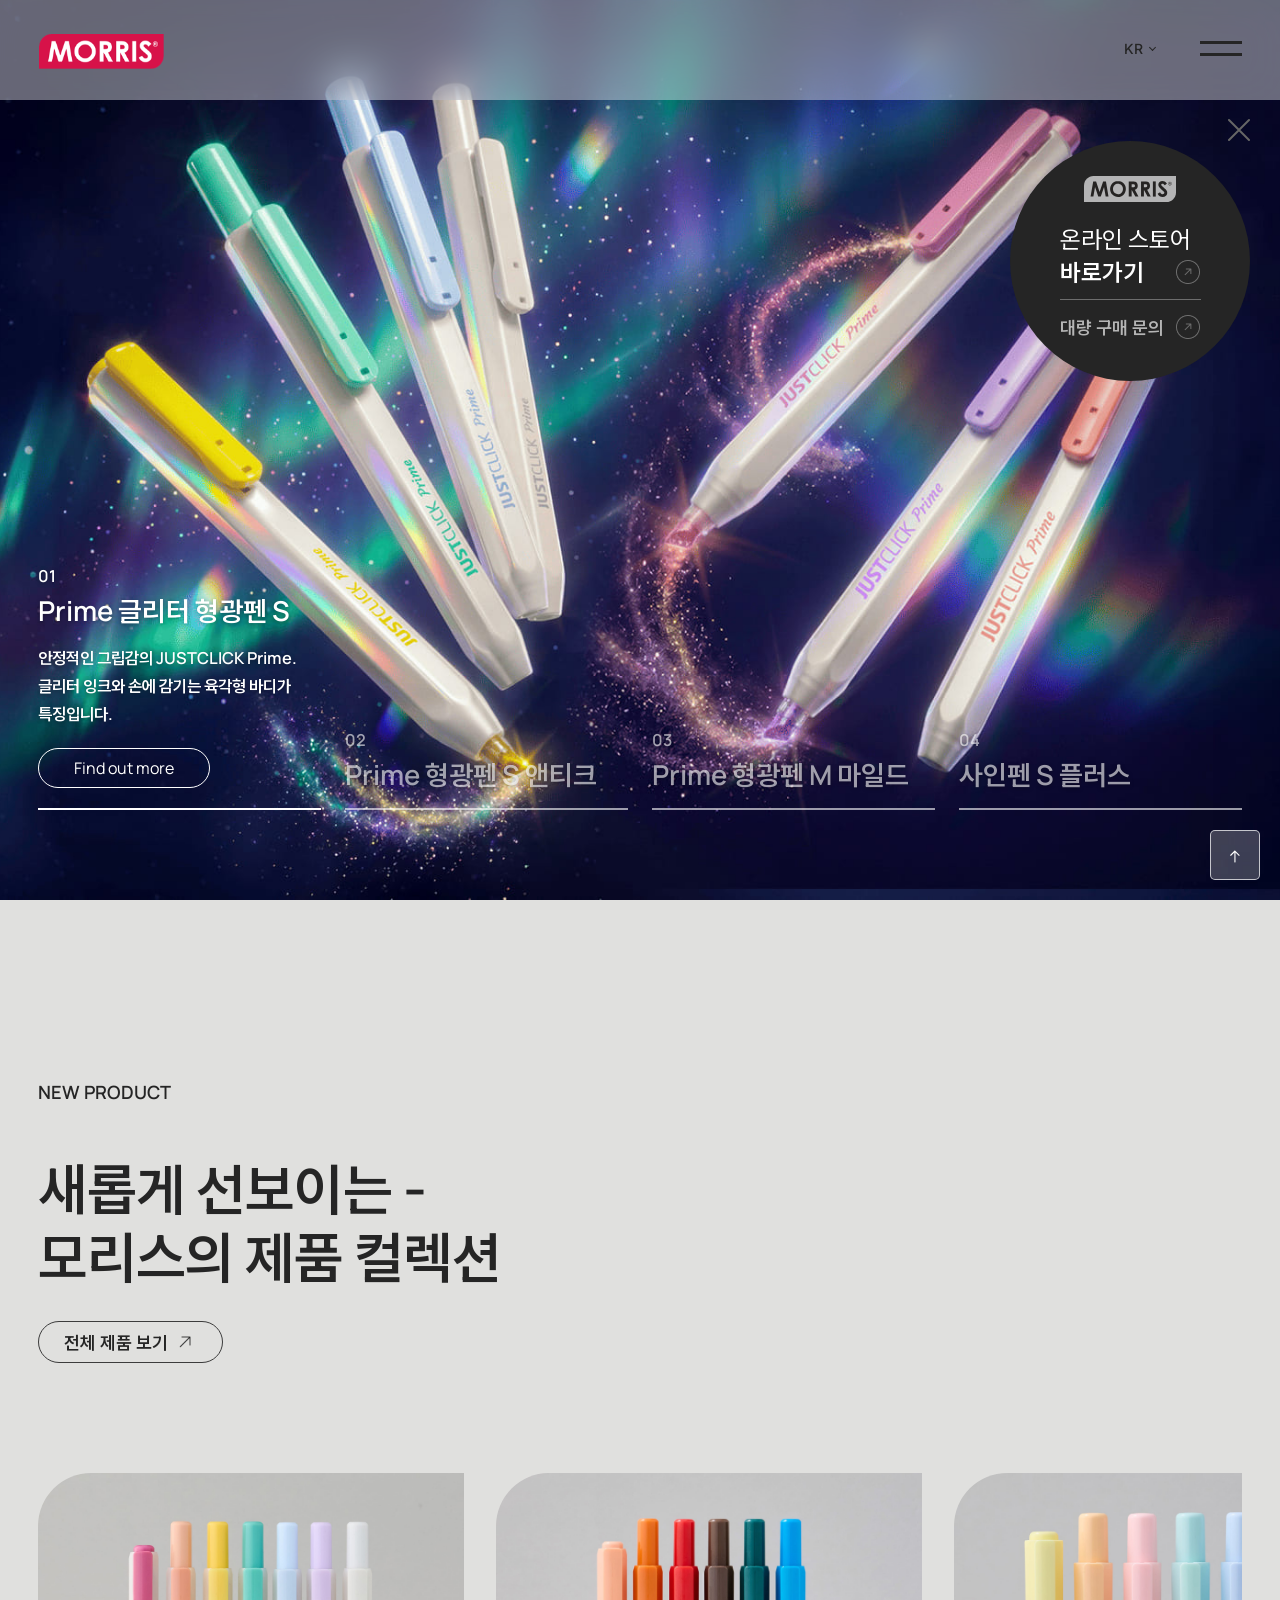
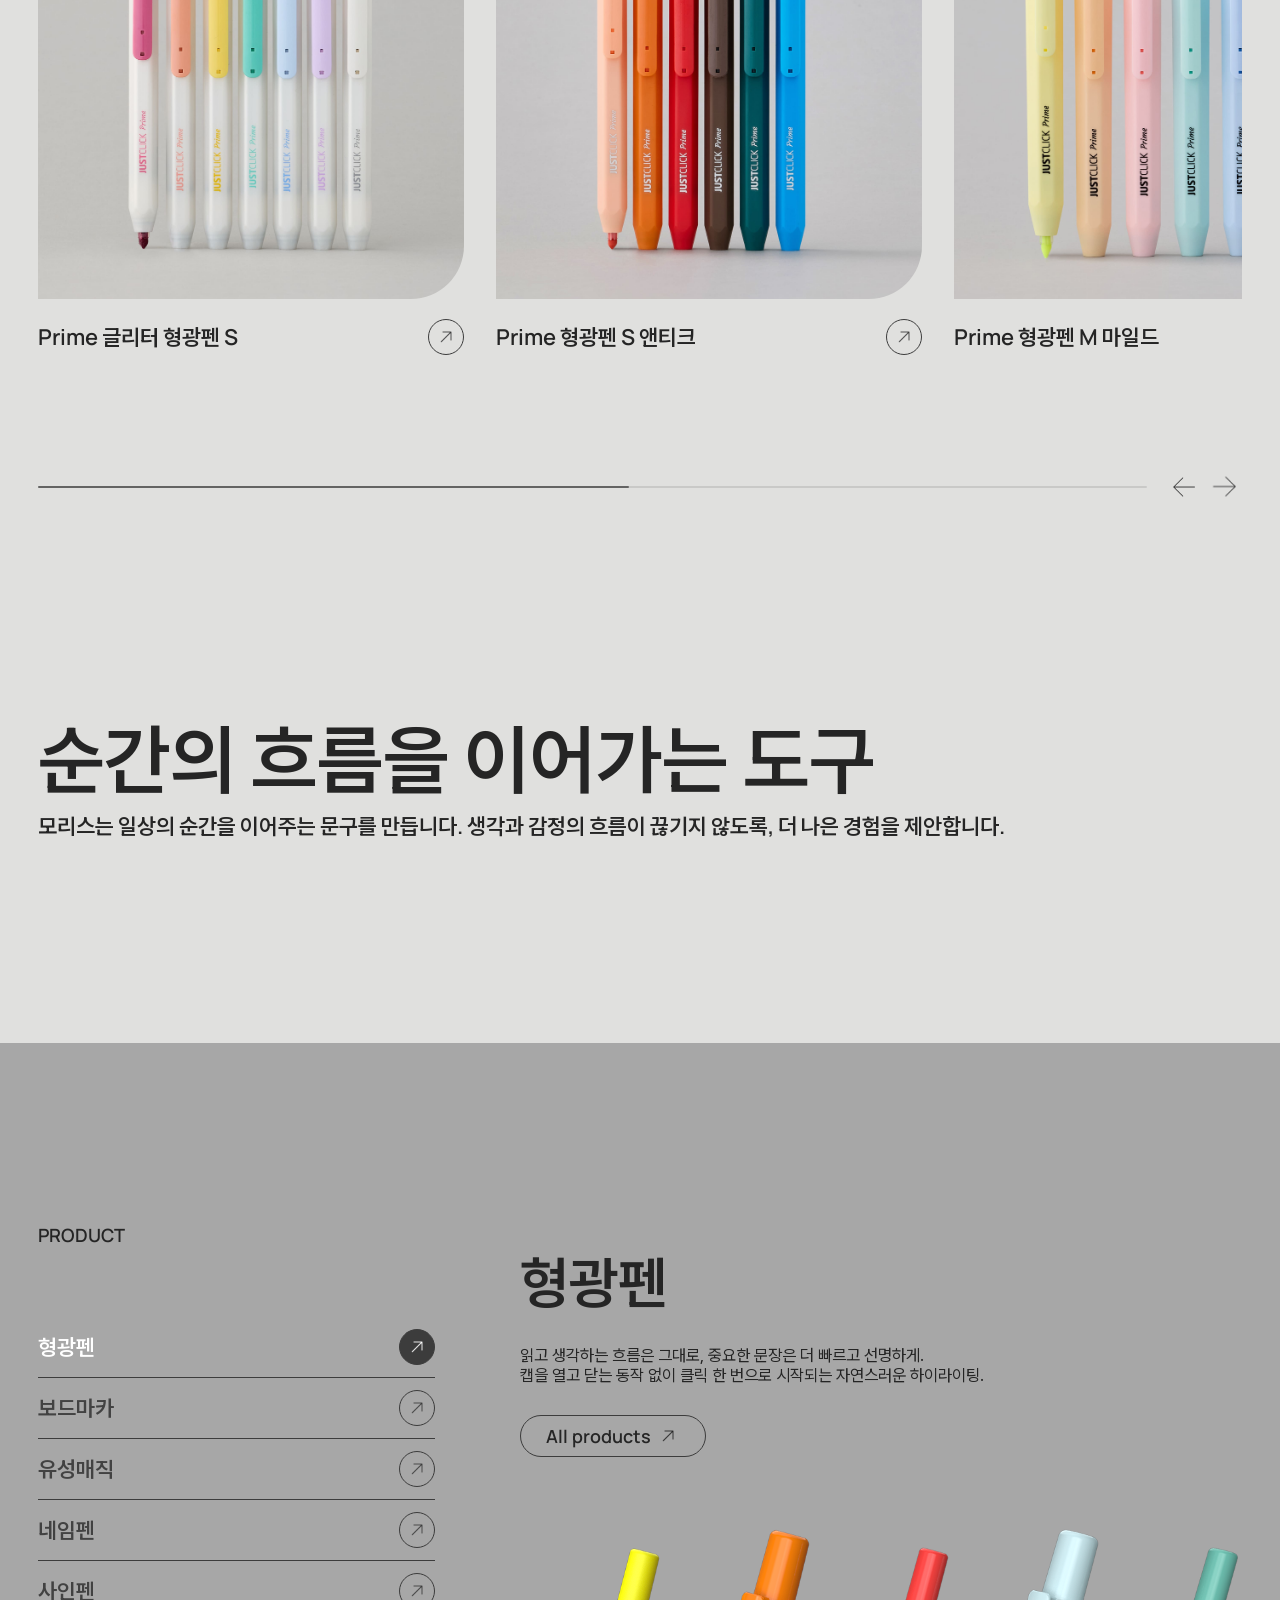
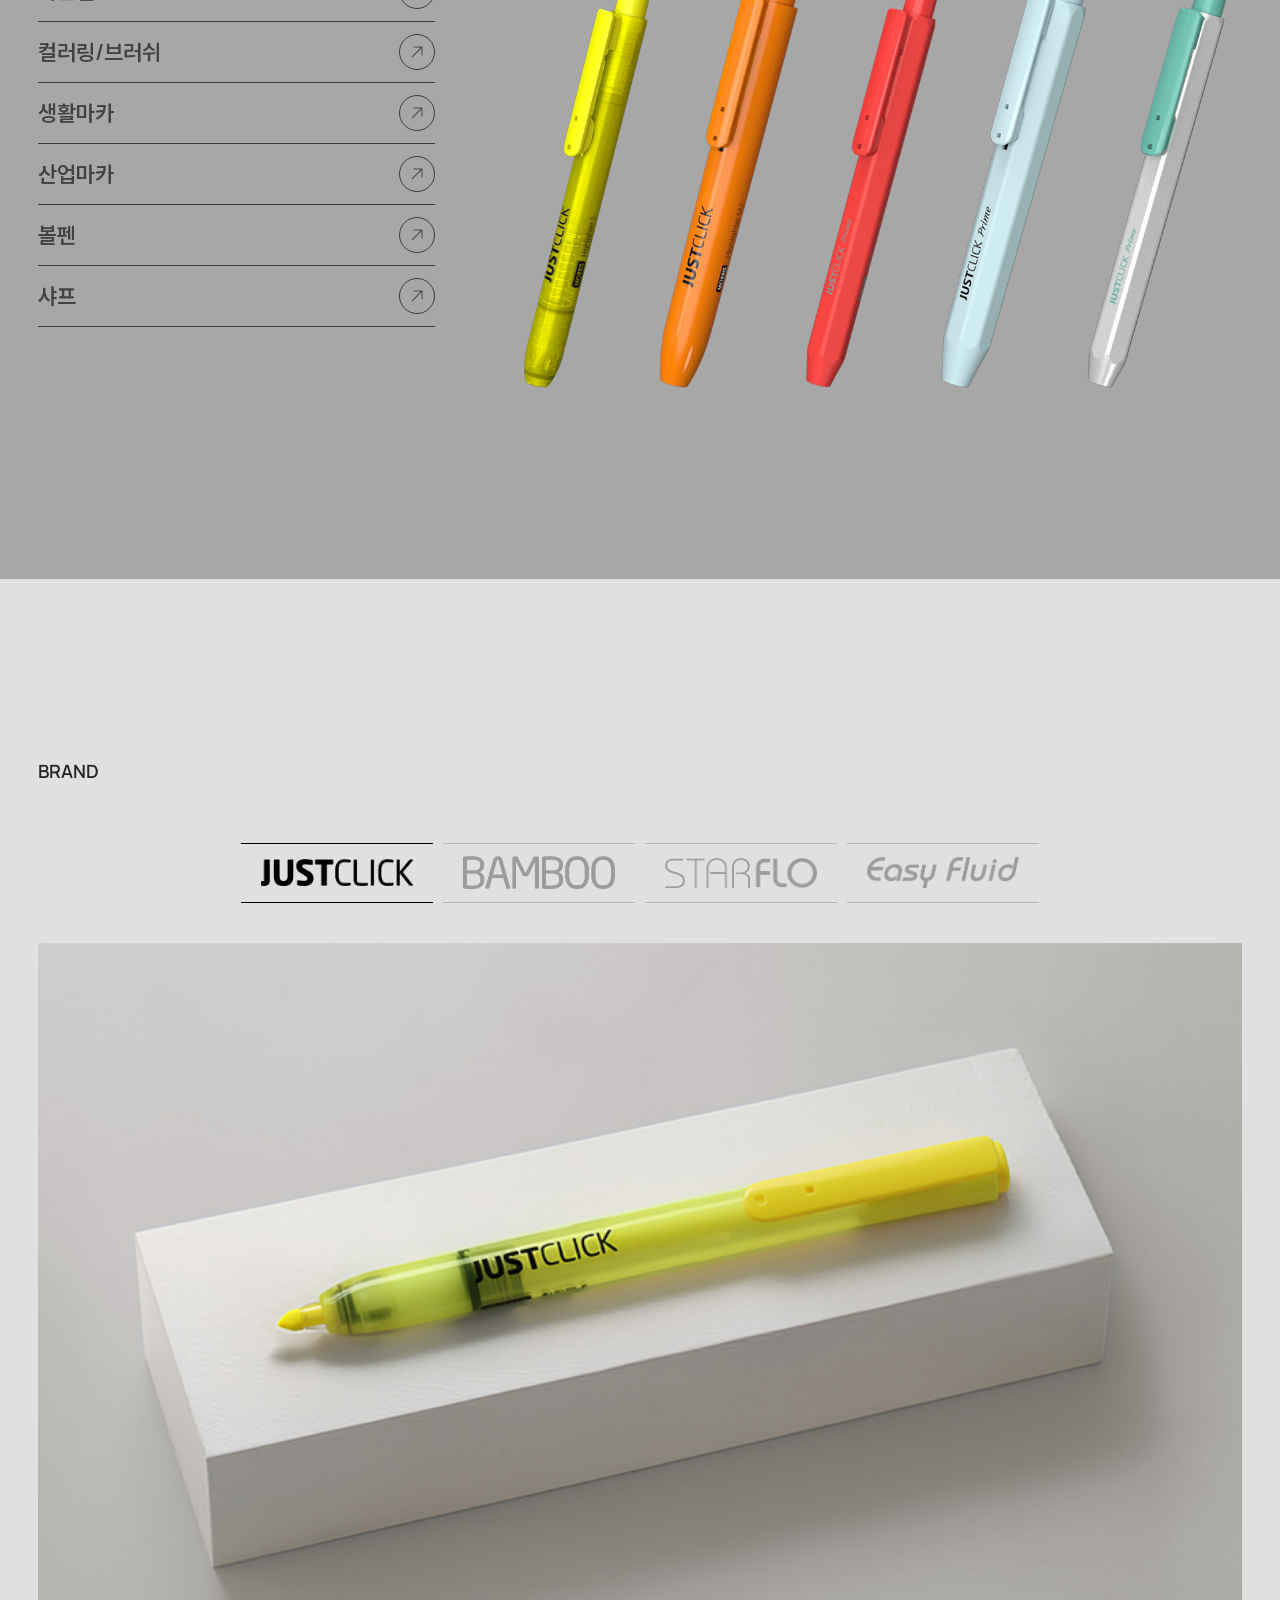
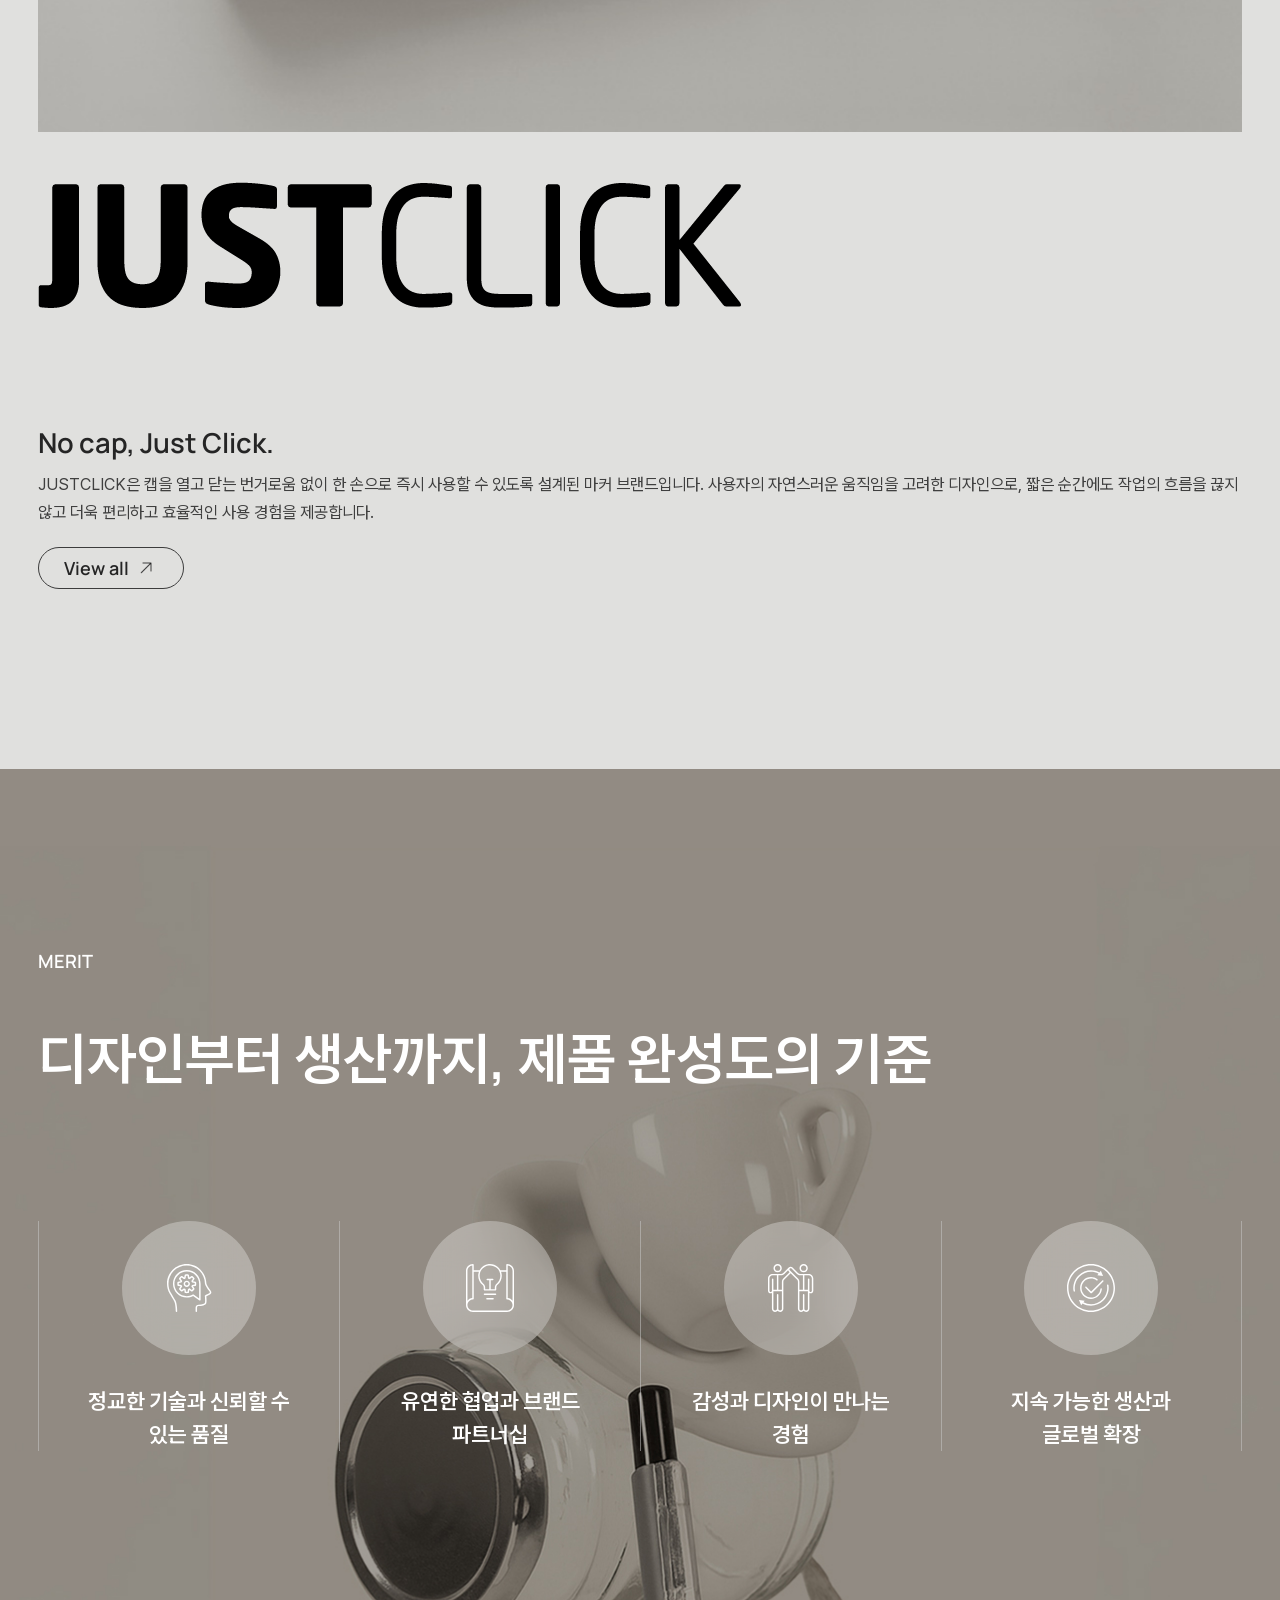
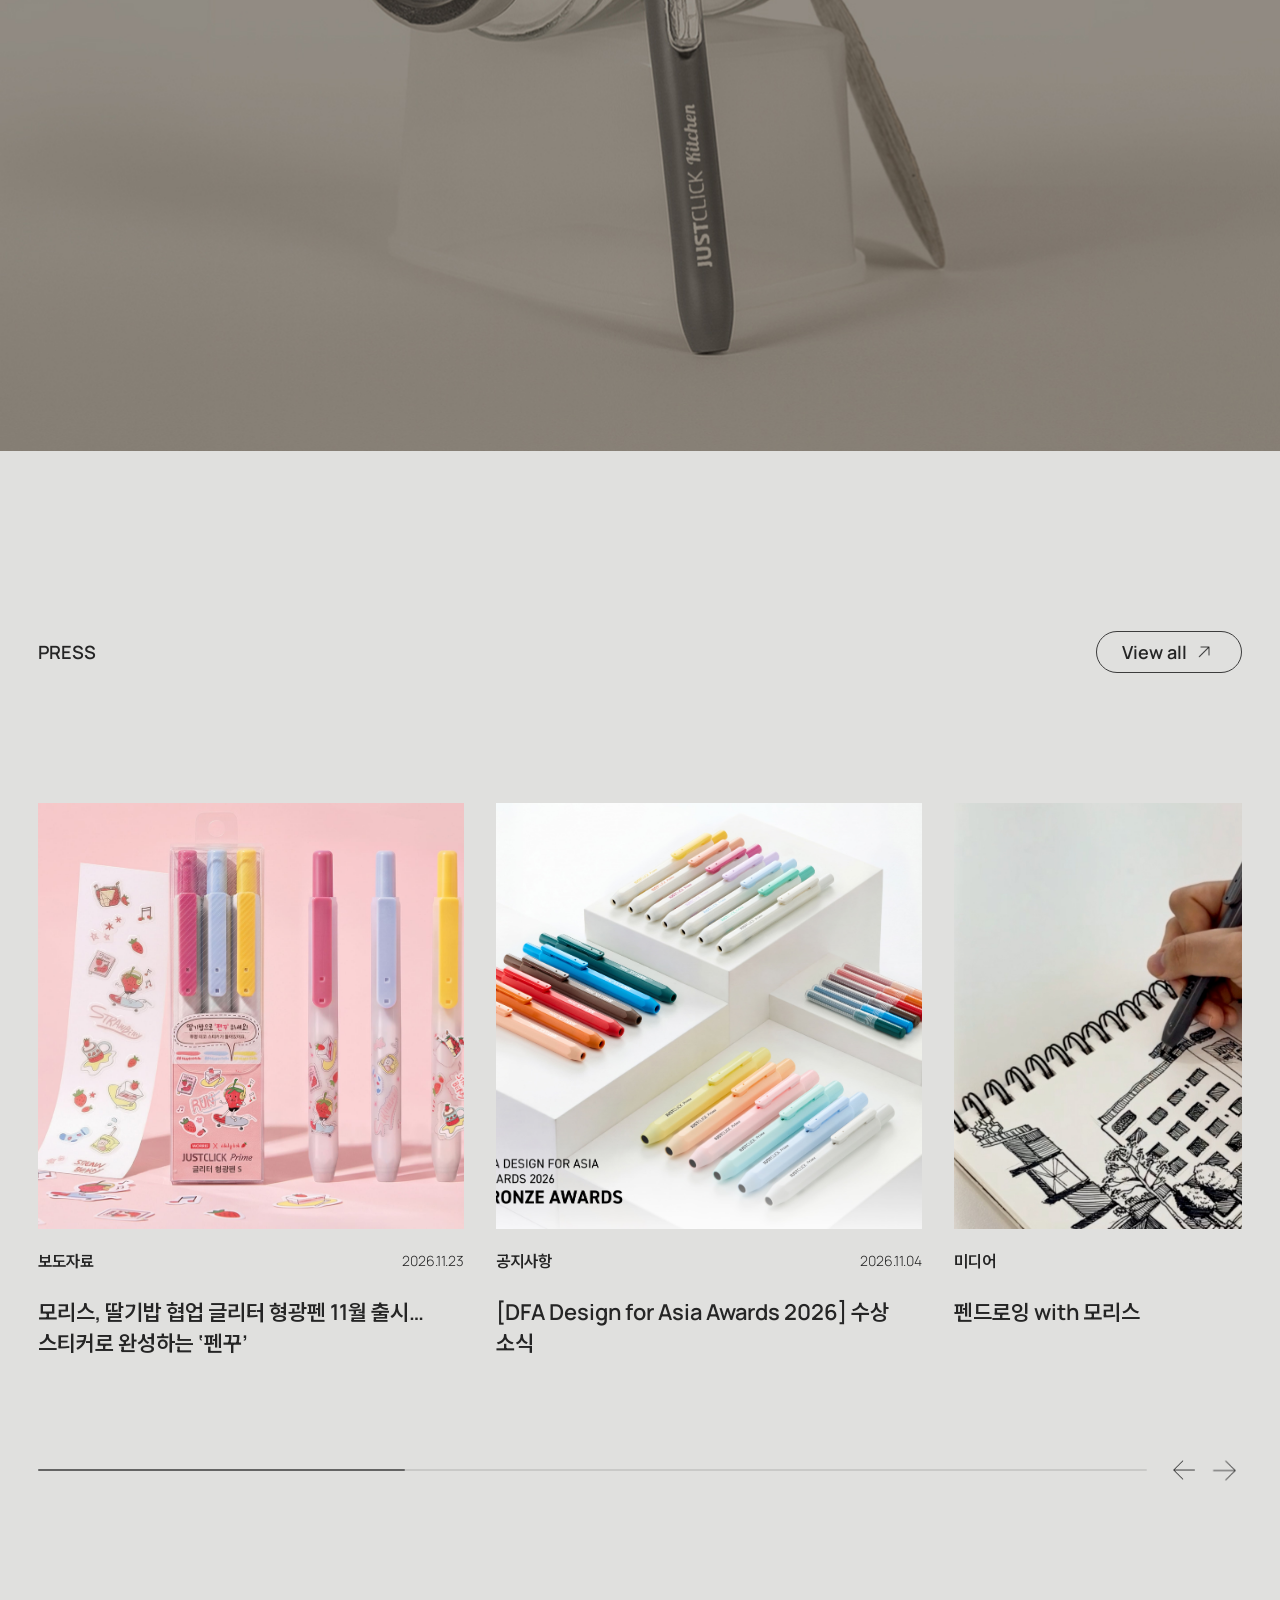
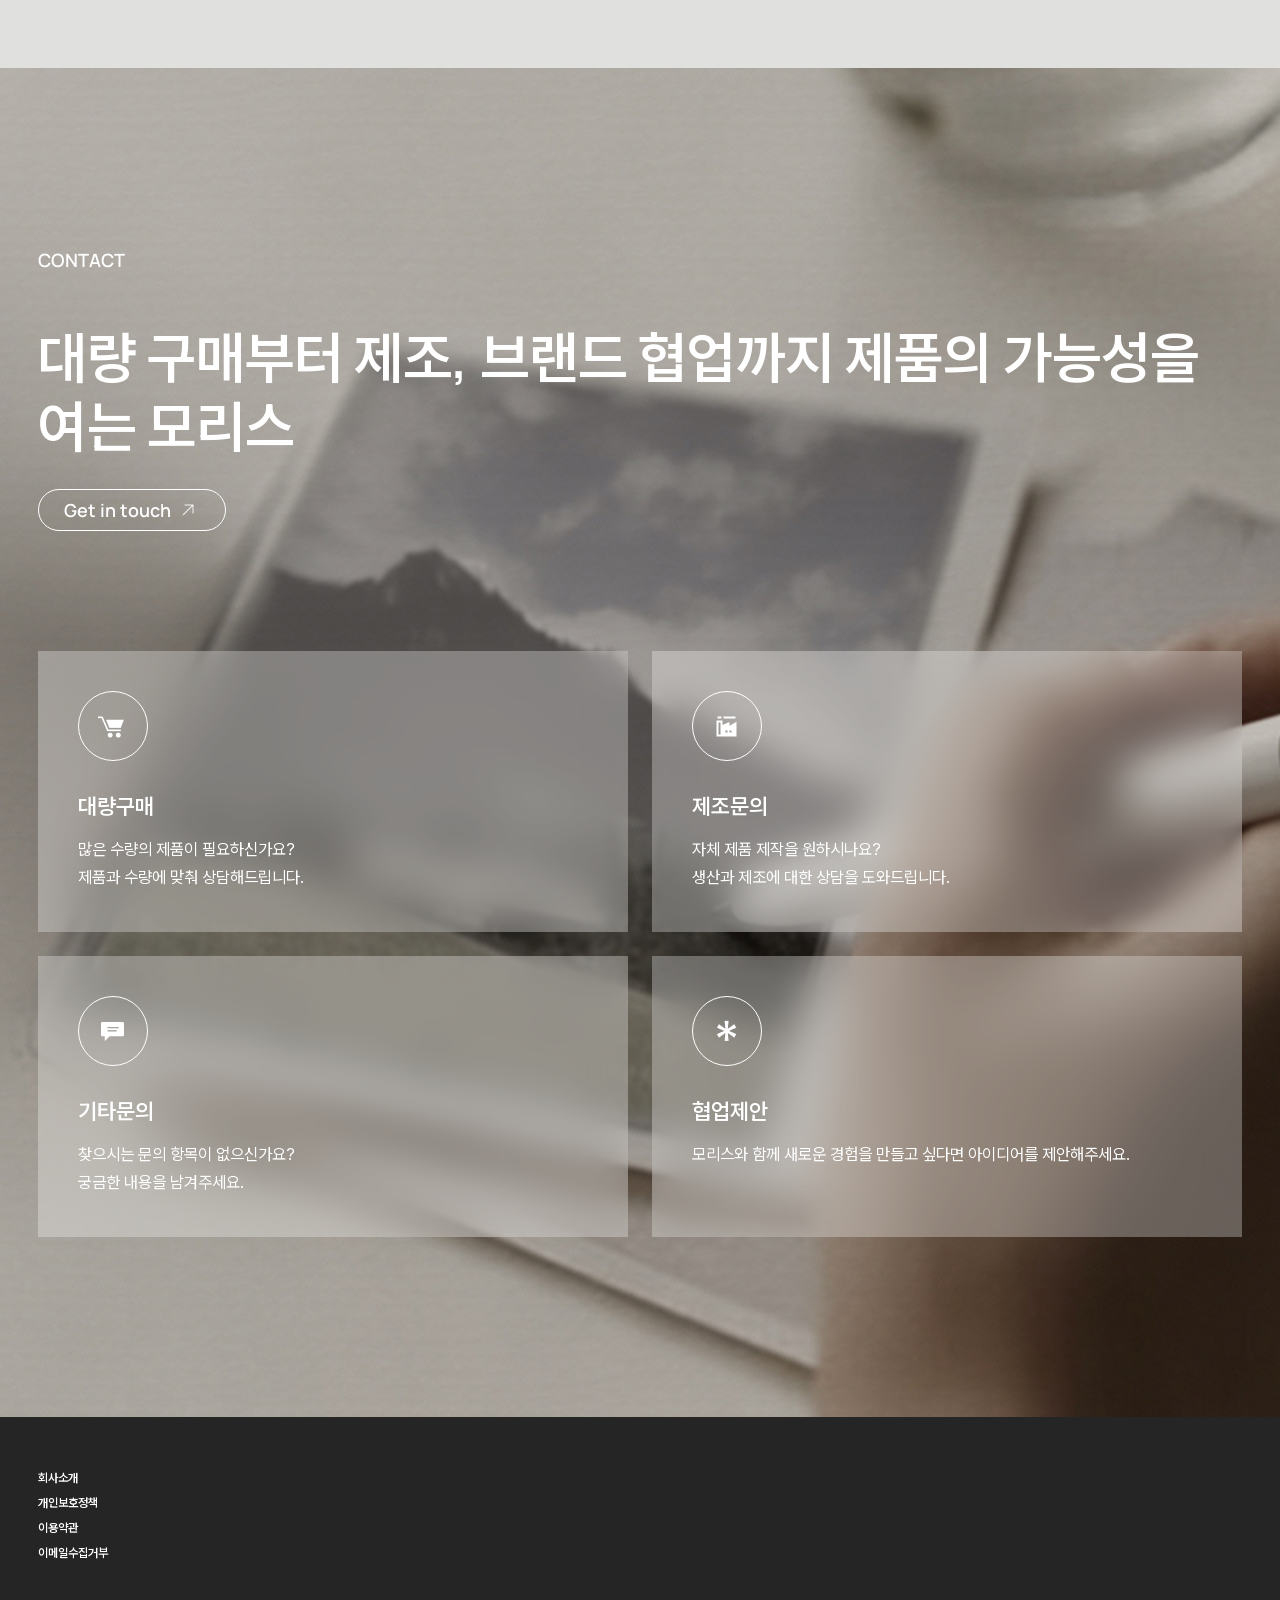
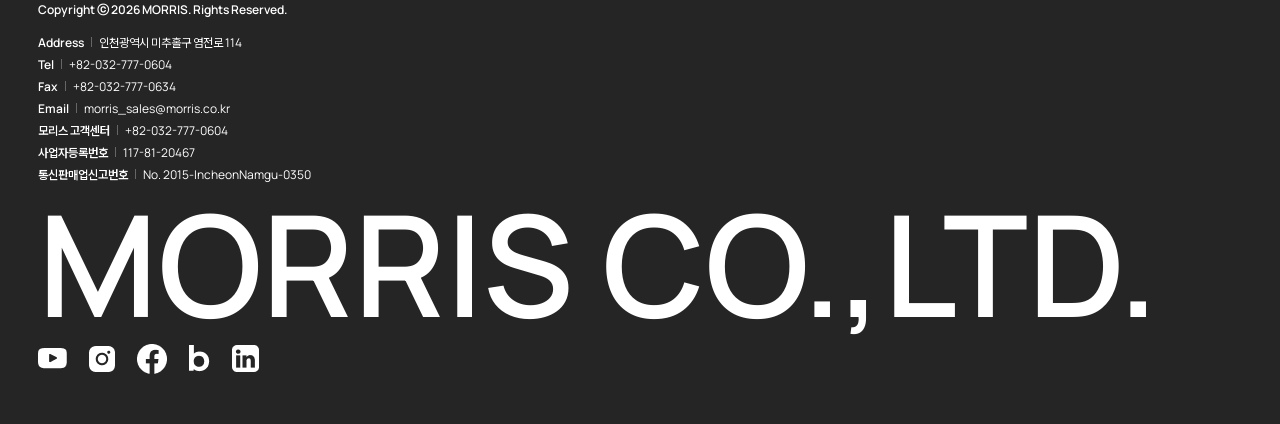
<file: morris-clone/index.html>
<!doctype html>
<html lang="ko">
<head>
<meta charset="utf-8" />
<meta http-equiv="refresh" content="0; url=./kr/index.html" />
<title>MORRIS</title>
</head>
<body><a href="./kr/index.html">MORRIS</a></body>
</html>
</file>
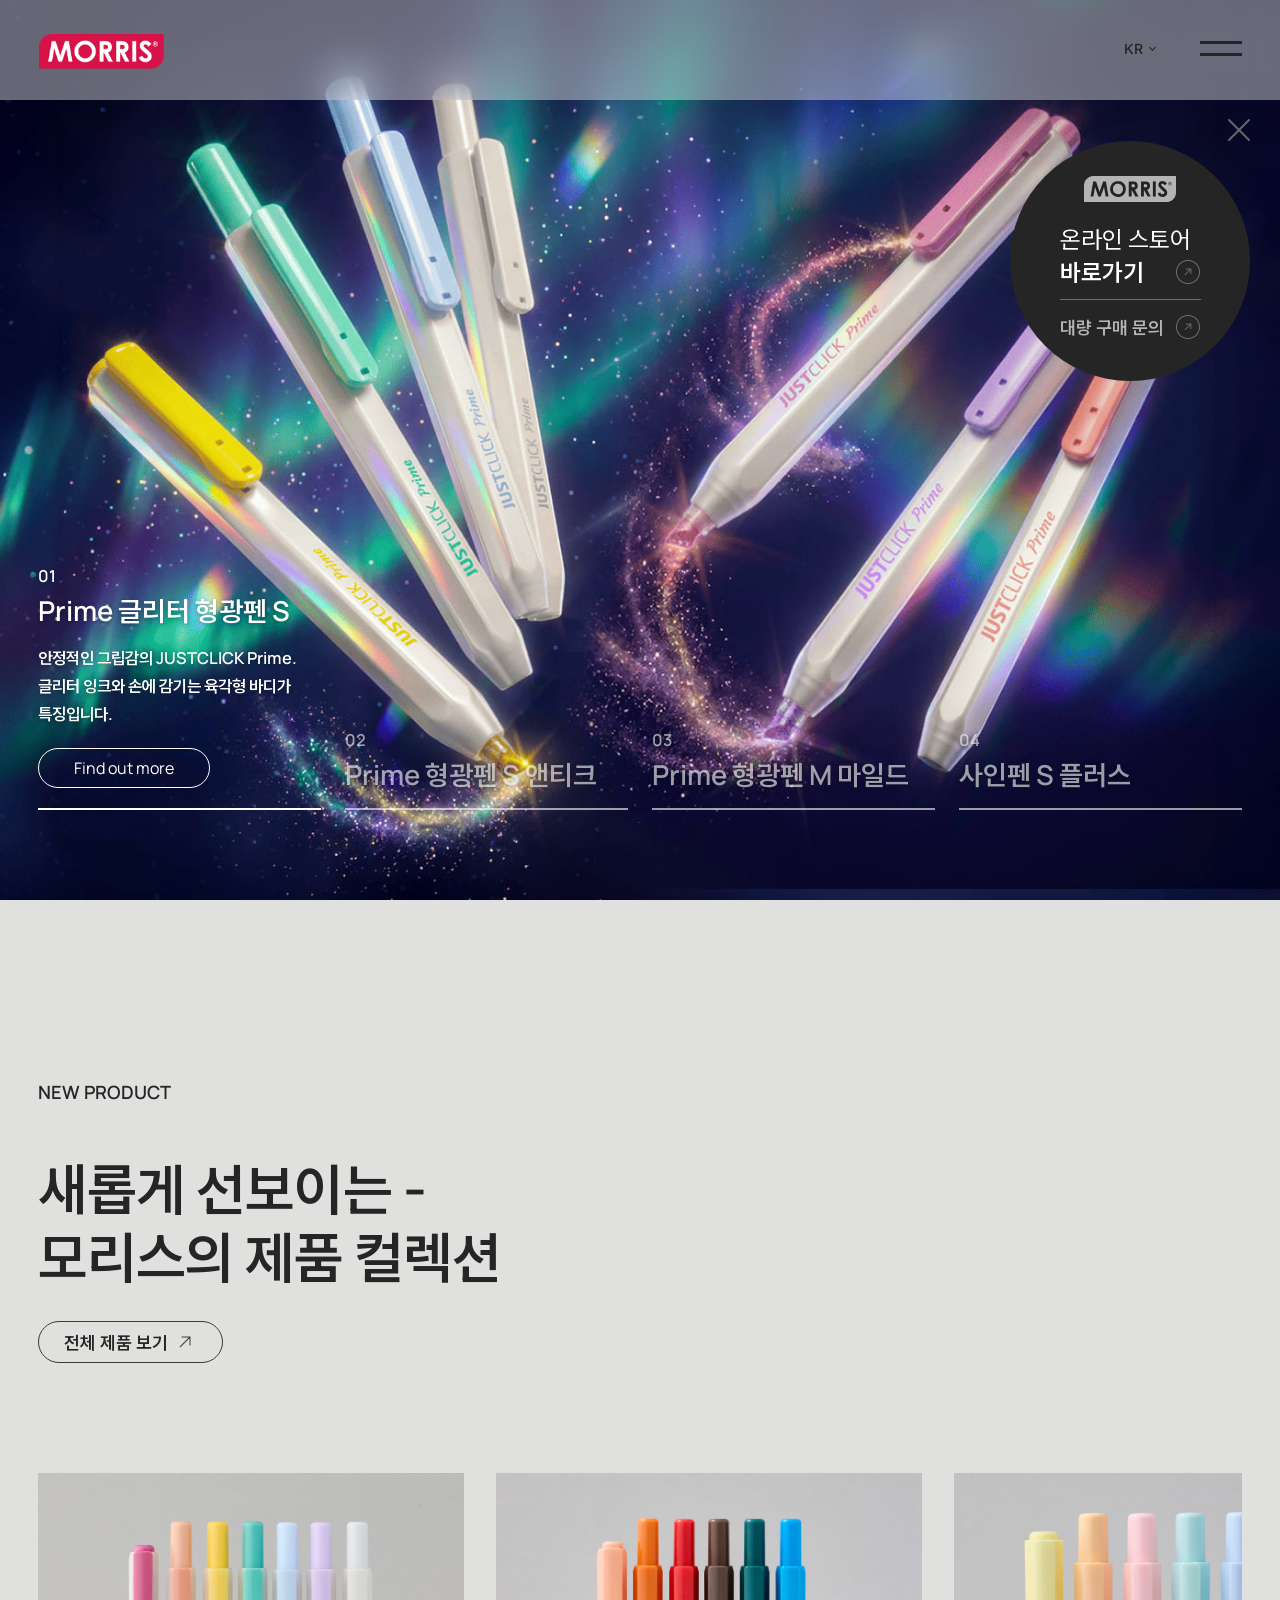
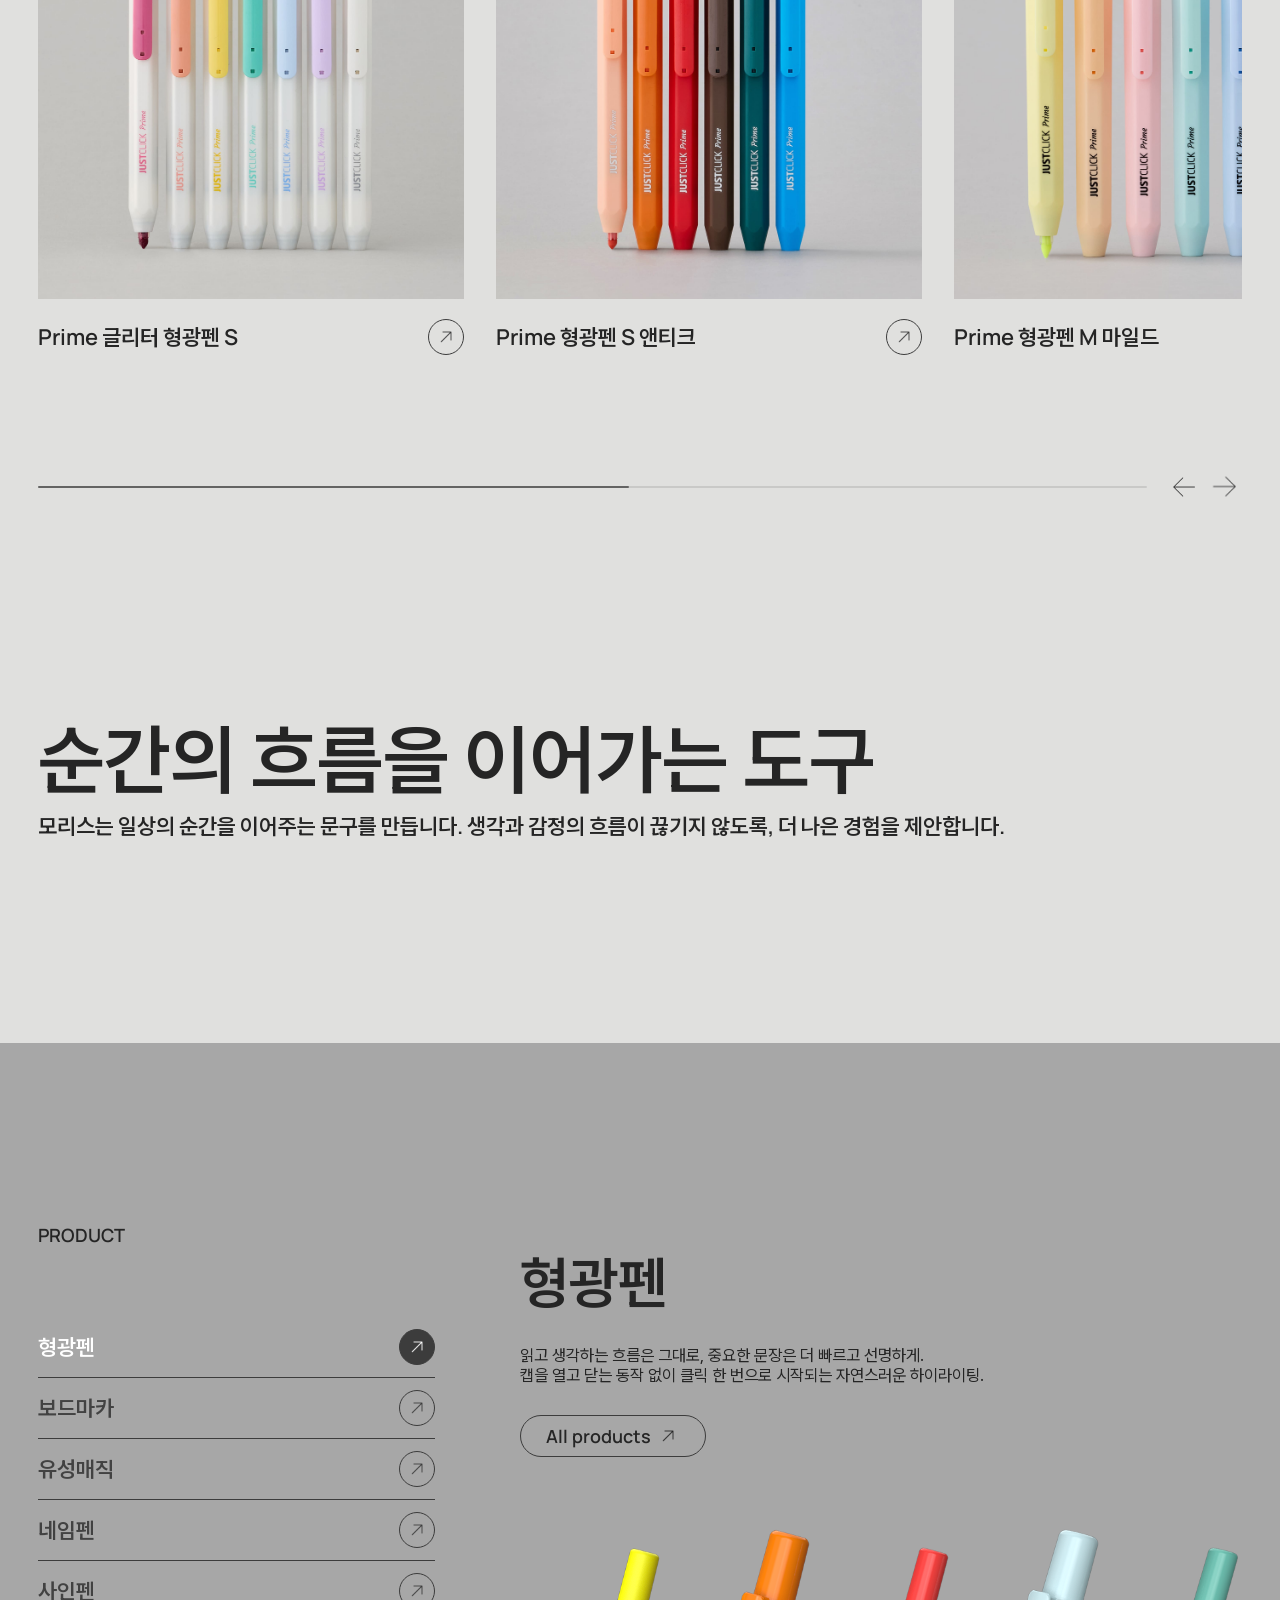
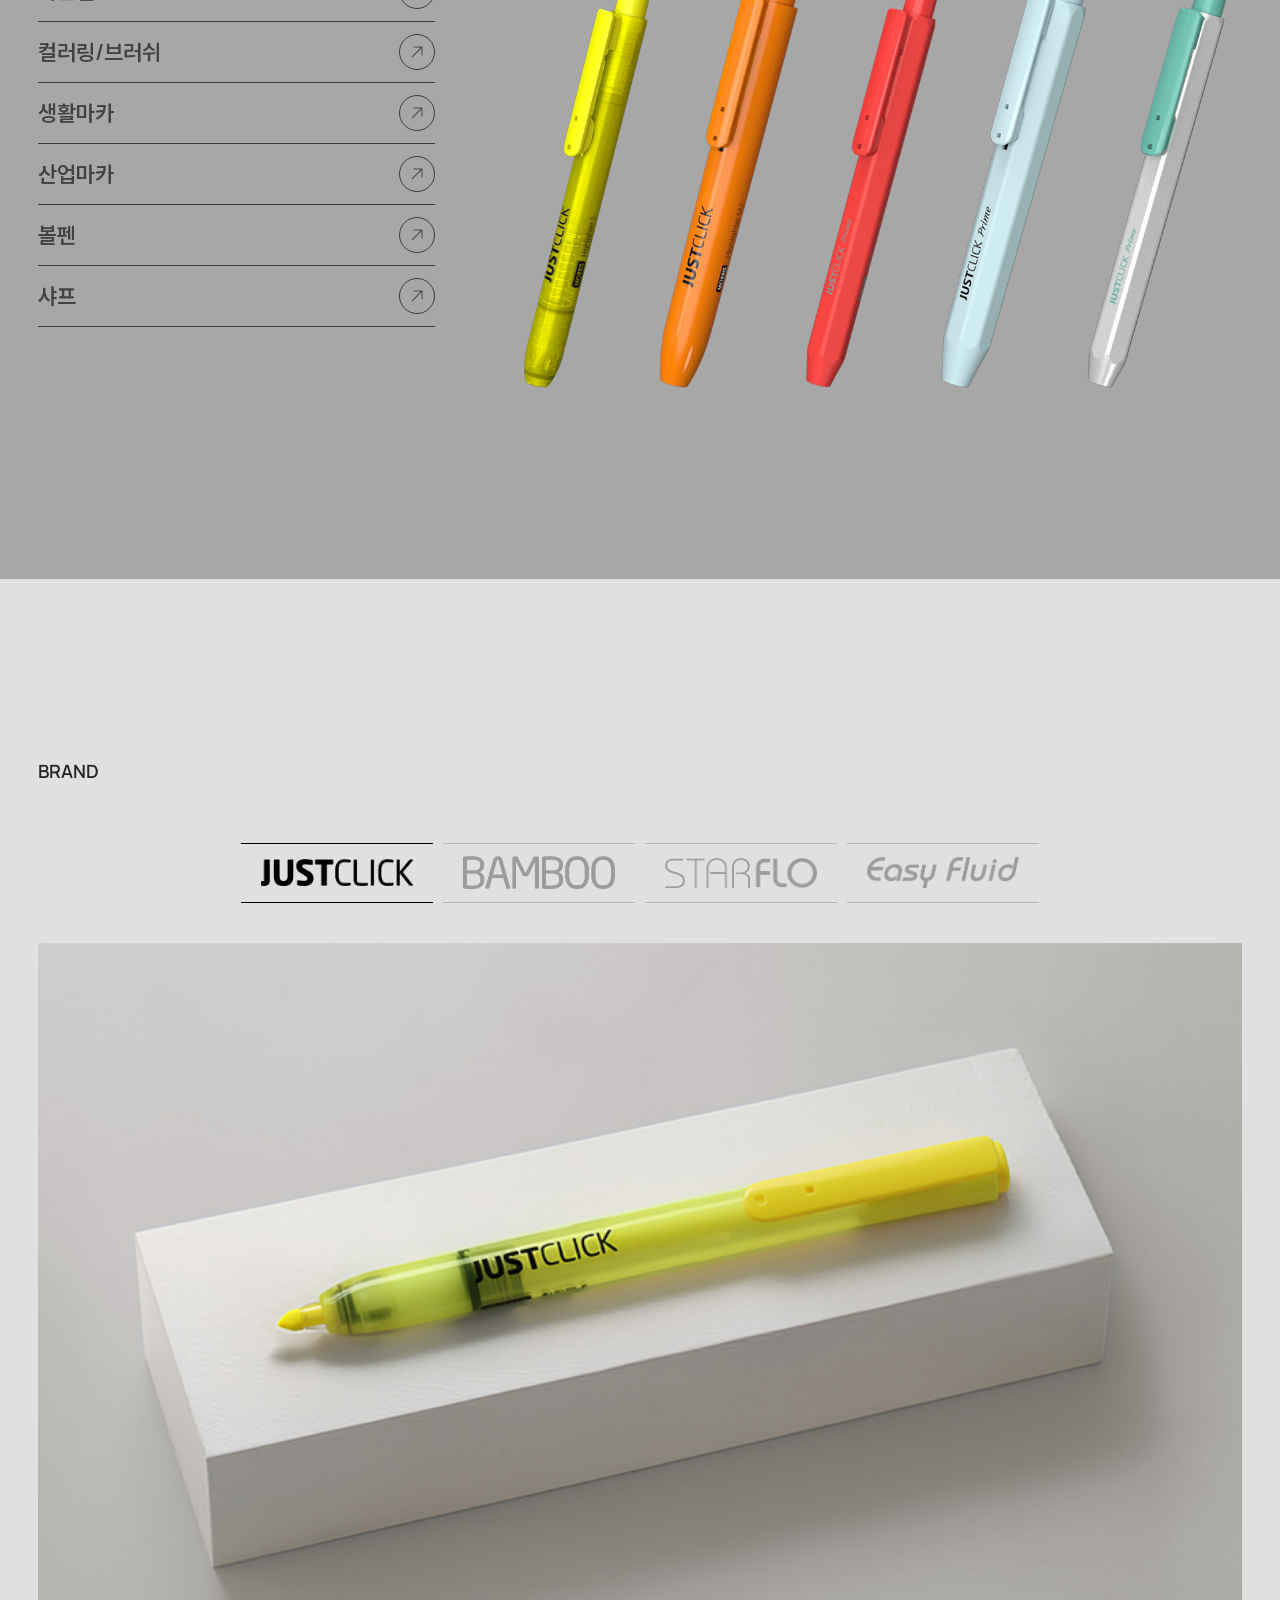
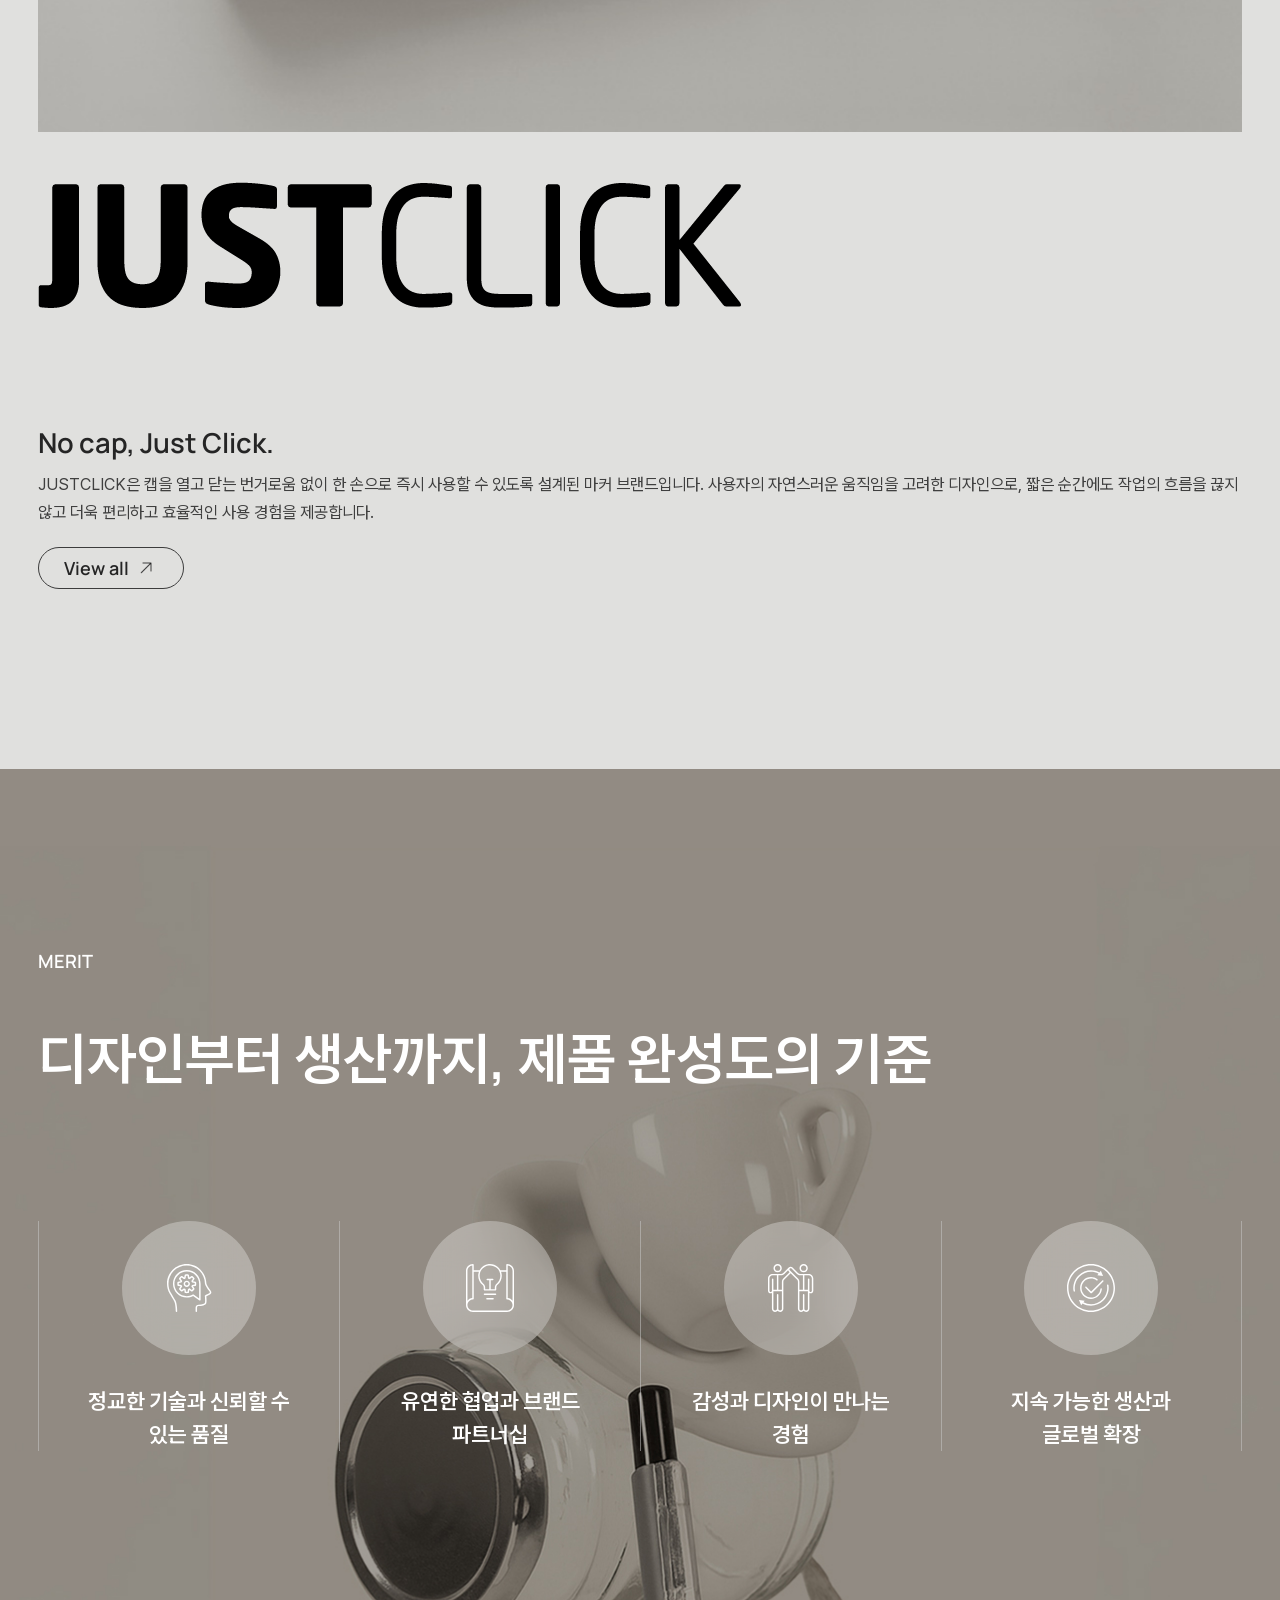
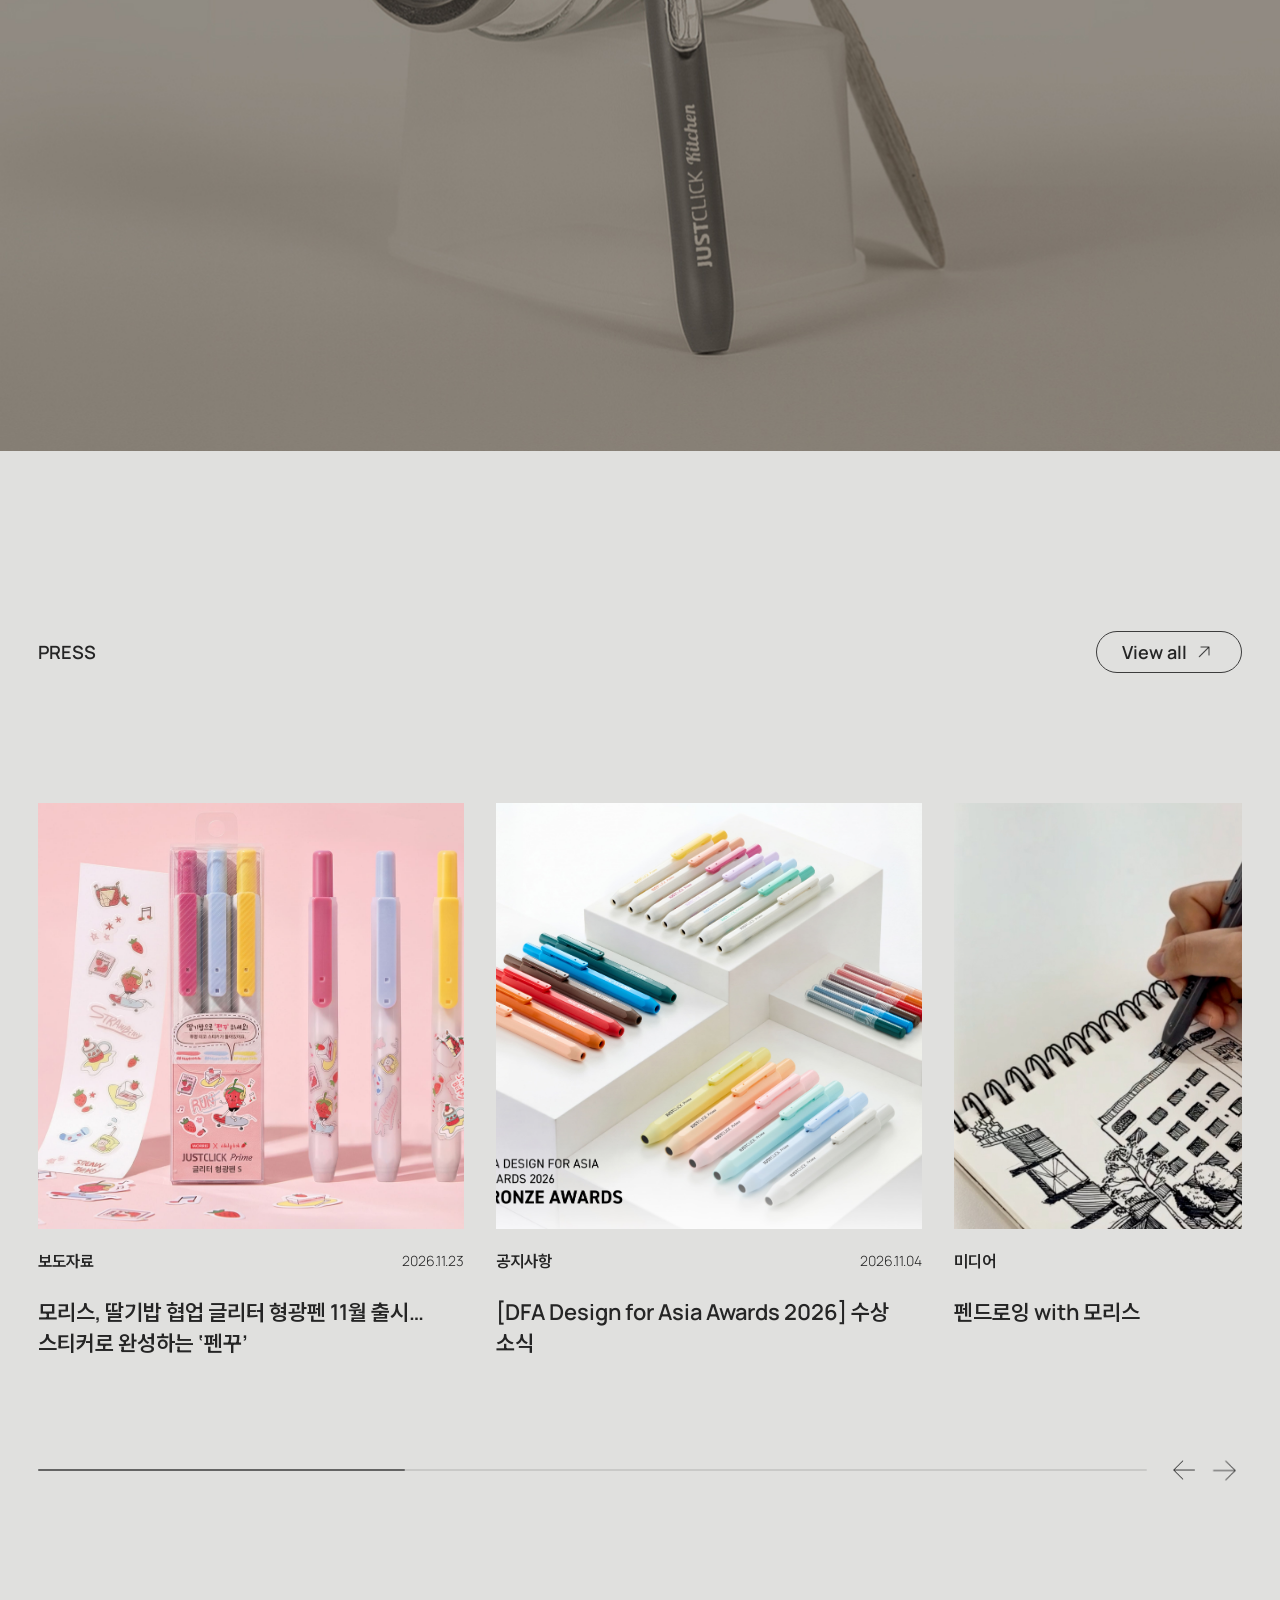
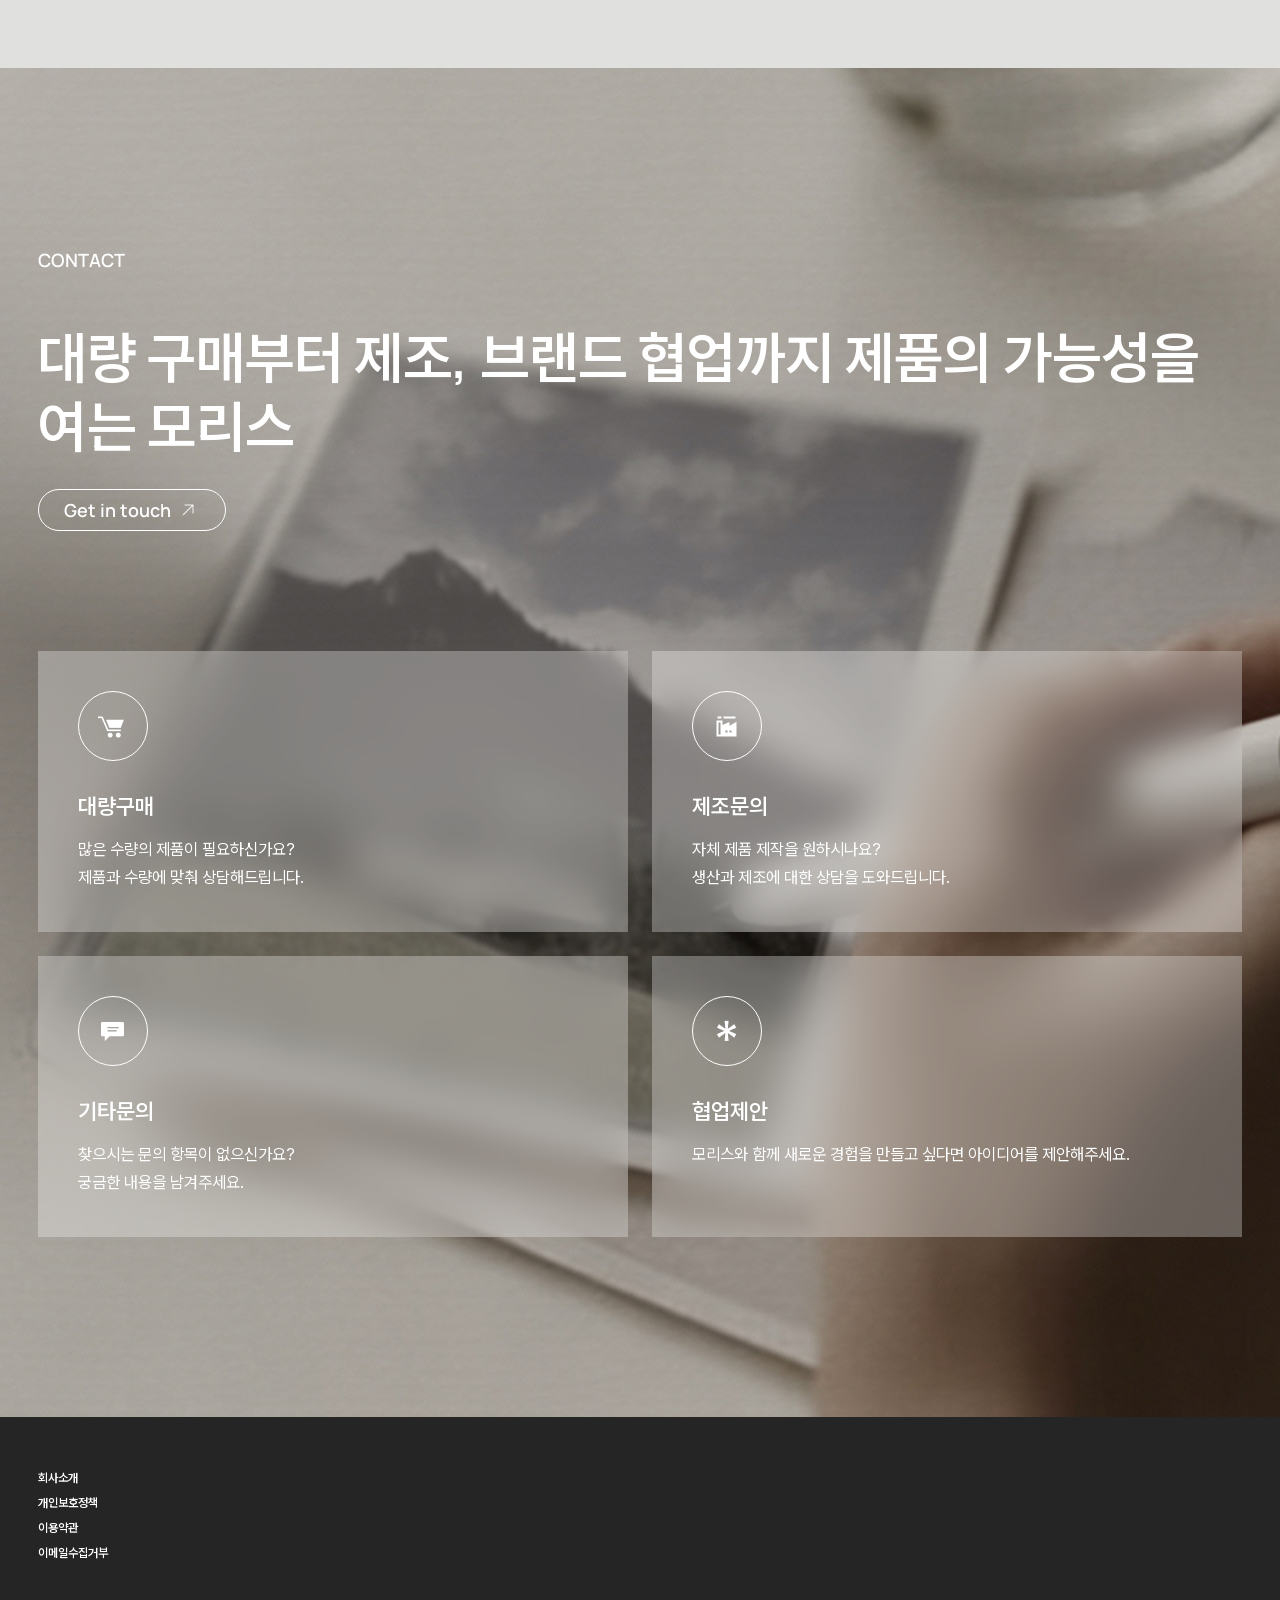
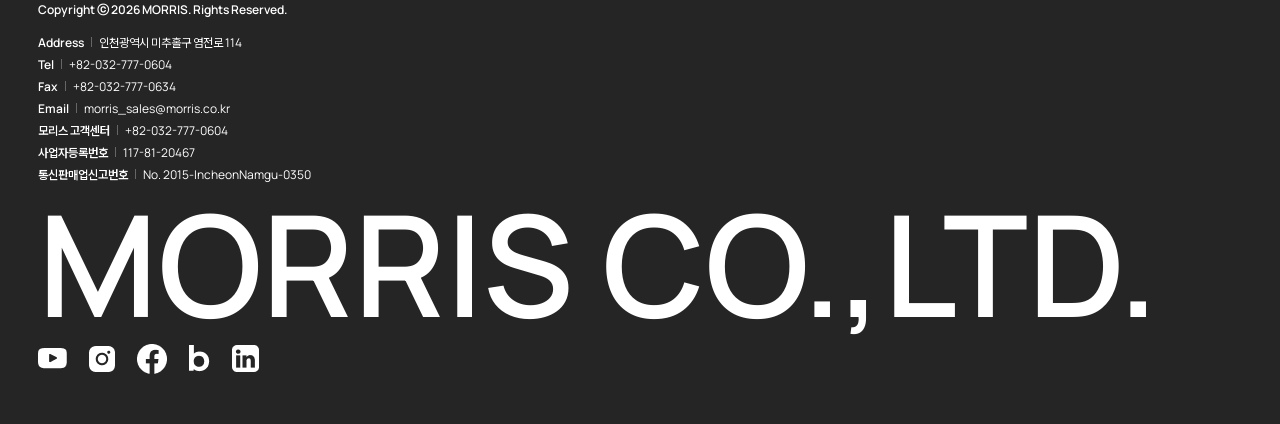
<file: morris-clone/kr/index.html>
<!DOCTYPE html>
<html charset="utf-8">

<head>
	<meta charset="utf-8" /><!-- 로컬 재현용 -->
	<meta http-equiv="X-UA-Compatible" content="IE=Edge" />
	<meta name="viewport" content="width=device-width, initial-scale=1.0, maximum-scale=2.0, user-scalable=yes" />
	<title>MORRIS</title>
	<meta name="Keywords" content="" />
	<meta name="Description" content="" />
	<meta name="Author" content="DESIGNPIXEL" />
	<meta name="Copyright" content="(c)DESIGNPIXEL" />
	<meta name="reply-to" content="" />
	<meta name="date" content="" />
			<meta name="format-detection" content="telephone=no">
	<link rel="stylesheet" type="text/css" href="../css/swiper.min.css" />
	<link rel="stylesheet" type="text/css" href="../kr/css/common.css" />
	<link rel="stylesheet" type="text/css" href="../css/root.css" />
	<link rel="stylesheet" type="text/css" href="../kr/css/index_pc.css" media="screen and (min-width:1400px)" />
	<link rel="stylesheet" type="text/css" href="../kr/css/index_tablet.css" media="screen and (min-width:813px) and (max-width:1399px)" />
	<link rel="stylesheet" type="text/css" href="../kr/css/index_mobile.css" media="screen and (max-width:812px)" />
	<script src="../js/lib/jquery-3.6.0.min.js"></script>
	<script src="../js/lib/gsap.min.js"></script>
	<script src="../js/lib/ScrollTrigger.min.js"></script>
	<script type="text/javascript" src="../js/swiper.js"></script>
	<script type="text/javascript" src="../js/common.js"></script>
	<script type="text/javascript" src="../js/main.js"></script>
	<script src="../include/js/jquery-ui.min.js"></script>
</head>

<body>
		<script language="javascript">
		function setCookie(name, value, expiredays) {
			var todayDate = new Date();
			todayDate.setDate(todayDate.getDate() + expiredays);
			document.cookie = name + "=" + escape(value) + "; path=/; expires=" + todayDate.toGMTString() + ";"
		}

		function pop_close(name, idx) {
			setCookie(name, "done", 1);
			$("#layer_pop" + idx).hide();
		}

		function pop_hide(idx) {
			$("#layer_pop" + idx).hide();
		}

		$(function() {
			var pop_move = false;
			$(".main_layer_popup .pop_link").click(function() {
				var data = $(this).data("pop_idx");
				if (!pop_move) {
					pop_hide(data);
				}
			})

			$(".main_layer_popup").draggable({
				handle: "div.pop_bottom",
				cursor: "move"
			});
		});
	</script>
			<div id="wrap">
		<ul class="blind">
			<li><a href="#contents">본문 바로가기(Skip Contents)</a></li>
		</ul>


		<div id="header">
			<div class="headerBg"></div>
<div class="head">
	<h1><a href="/kr/"></a></h1>
	<div class="pcNav">
		<ul>
			<li><a href="/kr/m21.php">상품소개</a></li>
			<li><a href="/kr/m11.php">회사소개</a></li>
			<li><a href="/kr/m31.php">연구개발</a></li>
			<li><a href="/kr/board/board.php?bbsid=press_kr">홍보센터</a></li>
			<li><a href="/kr/m51.php?cate=1">문의하기</a></li>
		</ul>
	</div>
	<div class="gnb">
		<div class="lang">
			<a>KR</a>
			<ul>
				<li><a href="/kr/?lang=kr">KR</a></li>
				<li><a href="/?lang=en">ENG</a></li>
			</ul>
		</div>
		<div class="btnMenu">
			<div></div>
			<div></div>
		</div>
	</div>

</div>



<div class="subMenu">
	<div class="menuwrap dep2MenuHas">
		<div>
			<div class="depthInfo">
				<div class="dep1">상품소개</div>
				<a href="/kr/m21.php#anchor"><span>View more</span>
					<div class="arr"><i></i></div>
				</a>
			</div>
			<ul>
				<li>
					<a href="/kr/m21.php#anchor">
						<span>카테고리</span>
					</a>
					<ul class="dep2">
													<li class="dep2Item">
								<a href="/kr/m21.php?cate=001#anchor">
									<span>형광펜</span>
									<div class="arr"><i></i></div>
								</a>
							</li>
													<li class="dep2Item">
								<a href="/kr/m21.php?cate=003#anchor">
									<span>보드마카</span>
									<div class="arr"><i></i></div>
								</a>
							</li>
													<li class="dep2Item">
								<a href="/kr/m21.php?cate=004#anchor">
									<span>유성매직</span>
									<div class="arr"><i></i></div>
								</a>
							</li>
													<li class="dep2Item">
								<a href="/kr/m21.php?cate=005#anchor">
									<span>네임펜</span>
									<div class="arr"><i></i></div>
								</a>
							</li>
													<li class="dep2Item">
								<a href="/kr/m21.php?cate=006#anchor">
									<span>사인펜</span>
									<div class="arr"><i></i></div>
								</a>
							</li>
													<li class="dep2Item">
								<a href="/kr/m21.php?cate=007#anchor">
									<span>컬러링/브러쉬</span>
									<div class="arr"><i></i></div>
								</a>
							</li>
													<li class="dep2Item">
								<a href="/kr/m21.php?cate=008#anchor">
									<span>생활마카</span>
									<div class="arr"><i></i></div>
								</a>
							</li>
													<li class="dep2Item">
								<a href="/kr/m21.php?cate=009#anchor">
									<span>산업마카</span>
									<div class="arr"><i></i></div>
								</a>
							</li>
													<li class="dep2Item">
								<a href="/kr/m21.php?cate=010#anchor">
									<span>볼펜</span>
									<div class="arr"><i></i></div>
								</a>
							</li>
													<li class="dep2Item">
								<a href="/kr/m21.php?cate=011#anchor">
									<span>샤프</span>
									<div class="arr"><i></i></div>
								</a>
							</li>
											</ul>
				</li>
				<li>
					<a href="/kr/m22.php">
						<span>브랜드</span>
					</a>
					<ul class="dep2">
													<li class="dep2Item">
								<a href="/kr/m22.php?idx=10">
									<span>JUSTCLICK</span>
									<div class="arr"><i></i></div>
								</a>
							</li>
													<li class="dep2Item">
								<a href="/kr/m22.php?idx=11">
									<span>BAMBOO</span>
									<div class="arr"><i></i></div>
								</a>
							</li>
													<li class="dep2Item">
								<a href="/kr/m22.php?idx=12">
									<span>STARFLO</span>
									<div class="arr"><i></i></div>
								</a>
							</li>
													<li class="dep2Item">
								<a href="/kr/m22.php?idx=13">
									<span>EASYFLUID</span>
									<div class="arr"><i></i></div>
								</a>
							</li>
						
					</ul>
				</li>
			</ul>
		</div>
	</div>

	<div class="menuwrap">
		<div>
			<div class="depthInfo">
				<div class="dep1">회사소개</div>
				<a href="/kr/m11.php#anchor"><span>View more</span> <i></i></a>
			</div>
			<ul>
				<li><a href="/kr/m11.php#anchor"><span>회사개요</span>
						<div class="arr"><i></i></div>
					</a></li>
				<li><a href="/kr/m12.php#anchor"><span>CEO메세지</span>
						<div class="arr"><i></i></div>
					</a></li>
				<li><a href="/kr/m13.php#anchor"><span>회사연혁</span>
						<div class="arr"><i></i></div>
					</a></li>
				<li><a href="/kr/m14.php#anchor"><span>글로벌 네트워크</span>
						<div class="arr"><i></i></div>
					</a></li>
				<li><a href="/kr/m15.php#anchor"><span>위치</span>
						<div class="arr"><i></i></div>
					</a></li>
			</ul>
		</div>
	</div>

	<div class="menuwrap">
		<div>
			<div class="depthInfo">
				<div class="dep1">연구개발</div>
				<a href="/kr/m31.php#anchor"><span>View more</span> <i></i></a>
			</div>
			<ul>
				<li><a href="/kr/m31.php#anchor"><span>연구소 소개</span>
						<div class="arr"><i></i></div>
					</a></li>
				<li><a href="/kr/m32.php#anchor"><span>연구분야</span>
						<div class="arr"><i></i></div>
					</a></li>
				<li><a href="/kr/m33.php#anchor"><span>특허 및 인증</span>
						<div class="arr"><i></i></div>
					</a></li>
			</ul>
		</div>
	</div>

	<div class="menuwrap">
		<div>
			<div class="depthInfo">
				<div class="dep1">홍보센터</div>
				<a href="/kr/board/board.php?bbsid=press_kr#anchor"><span>View more</span> <i></i></a>
			</div>
			<ul>
				<li><a href="/kr/board/board.php?bbsid=press_kr#anchor"><span>보도자료</span>
						<div class="arr"><i></i></div>
					</a></li>
				<li><a href="/kr/board/board.php?bbsid=notice_kr#anchor"><span>공지사항</span>
						<div class="arr"><i></i></div>
					</a></li>
				<li><a href="/kr/board/board.php?bbsid=media_kr#anchor"><span>미디어</span>
						<div class="arr"><i></i></div>
					</a></li>
				<li><a href="/kr/board/board.php?bbsid=exhibit_kr#anchor"><span>해외전시</span>
						<div class="arr"><i></i></div>
					</a></li>
			</ul>
		</div>
	</div>

	<div class="menuwrap">
		<div>
			<div class="depthInfo">
				<div class="dep1">문의하기</div>
				<a href="/kr/m51.php?cate=1#anchor"><span>View more</span> <i></i></a>
			</div>
			<ul>
				<li>
					<a href="/kr/m51.php?cate=1#anchor"><span>대량구매</span>
						<div class="arr"><i></i></div>
					</a>
				</li>
				<li>
					<a href="/kr/m51.php?cate=2#anchor"><span>제조문의</span>
						<div class="arr"><i></i></div>
					</a>
				</li>
				<li>
					<a href="/kr/m51.php?cate=3#anchor"><span>기타문의</span>
						<div class="arr"><i></i></div>
					</a>
				</li>
								<li>
					<a href="/kr/m51.php?cate=4#anchor"><span>콜라보 문의</span>
						<div class="arr"><i></i></div>
					</a>
				</li>
							</ul>
		</div>
	</div>

	<div class="subMenuBg"></div>

</div>



<div class="allmenu">

	<div class="inner">
		<div class="left">
			<div class="allmenuwrap">
				<ul>
					<li><a>상품소개</a>
						<ul>
							<li><a href="/kr/m21.php#anchor"><span>카테고리</span></a></li>
							<li>
								<a href="/kr/m22.php"><span>브랜드</span></a>
								<ul class="dep3">
																			<li class="dep2Item">
											<a href="/kr/m22.php?idx=10">
												<span>JUSTCLICK</span>
												<div class="arr"><i></i></div>
											</a>
										</li>
																			<li class="dep2Item">
											<a href="/kr/m22.php?idx=11">
												<span>BAMBOO</span>
												<div class="arr"><i></i></div>
											</a>
										</li>
																			<li class="dep2Item">
											<a href="/kr/m22.php?idx=12">
												<span>STARFLO</span>
												<div class="arr"><i></i></div>
											</a>
										</li>
																			<li class="dep2Item">
											<a href="/kr/m22.php?idx=13">
												<span>EASYFLUID</span>
												<div class="arr"><i></i></div>
											</a>
										</li>
									
								</ul>
							</li>
						</ul>
					</li>
					<li><a>회사소개</a>
						<ul>
							<li><a href="/kr/m11.php#anchor"><span>회사개요</span></a></li>
							<li><a href="/kr/m12.php#anchor"><span>CEO메세지</span></a></li>
							<li><a href="/kr/m13.php#anchor"><span>회사연혁</span></a></li>
							<li><a href="/kr/m14.php#anchor"><span>글로벌 네트워크</span></a></li>
							<li><a href="/kr/m15.php#anchor"><span>위치</span></a></li>
						</ul>
					</li>
					<li><a>연구개발</a>
						<ul>
							<li><a href="/kr/m31.php#anchor"><span>연구소 소개</span></a></li>
							<li><a href="/kr/m32.php#anchor"><span>연구분야</span></a></li>
							<li><a href="/kr/m33.php#anchor"><span>특허 및 인증</span></a></li>
						</ul>
					</li>
					<li><a>홍보센터</a>
						<ul>
							<li><a href="/kr/board/board.php?bbsid=press_kr#anchor"><span>보도자료</span></a></li>
							<li><a href="/kr/board/board.php?bbsid=notice_kr#anchor"><span>공지사항</span></a></li>
							<li><a href="/kr/board/board.php?bbsid=media_kr#anchor"><span>미디어</span></a></li>
							<li><a href="/kr/board/board.php?bbsid=exhibit_kr#anchor"><span>해외전시</span></a></li>
						</ul>
					</li>
					<li><a>문의하기</a>
						<ul>
							<li><a href="/kr/m51.php?cate=1#anchor"><span>대량구매</span></a></li>
							<li><a href="/kr/m51.php?cate=2#anchor"><span>제조문의</span></a></li>
							<li><a href="/kr/m51.php?cate=3#anchor"><span>기타문의</span></a></li>
														<li><a href="/kr/m51.php?cate=4#anchor"><span>콜라보 문의</span></a></li>
													</ul>
					</li>
				</ul>
			</div>
			<div class="utils">
				<ul class="sns">
					<li><a href="https://www.youtube.com/@morris_pen7061" target="_blank"><img src="../images/common/ft_sns_icon1.png" alt=""></a></li>
					<li><a href="https://www.instagram.com/morris.kr_official/" target="_blank"><img src="../images/common/ft_sns_icon2.png" alt=""></a></li>
					<li><a href="https://www.facebook.com/socialmorris" target="_blank"><img src="../images/common/ft_sns_icon3.png" alt=""></a></li>
					<li><a href="https://blog.naver.com/morrispen" target="_blank"><img src="../images/common/ft_sns_icon4.png" alt=""></a></li>
					<li><a href="https://www.linkedin.com/company/morriskorea/" target="_blank"><img src="../images/common/ft_sns_icon5.png" alt=""></a></li>
				</ul>
									<a class="down" href="/kr/board/download_pdf.php?bbsid=allmenu&file_name=file_ko_1781596190g8ev4vtegu.pdf&o_file_name=2026%EB%85%84+%EA%B5%AD%EB%AC%B8+%EC%B9%B4%EB%8B%AC%EB%A1%9C%EA%B7%B8.pdf" target="_blank"><span>카탈로그 다운로드</span><i></i></a>
							</div>
		</div>
		<div class="imgWrap">
			<div class="img"><span>Beautiful, Useful, Sustainable.</span></div>
		</div>
	</div>




</div>		</div><!-- //header -->

		<div id="container">
			<div id="contents">

				<section id="sec1" class="section sec1">
					<div class="swiper-container visual">
						<div class="swiper-wrapper">
															<div class="swiper-slide">
									<div class="bg"><img src="../data/main/file1_1787203300mt8z38lx9t.jpg" alt=""></div>
									<!-- <div class="txts">
										<div class="name">Prime 글리터 형광펜 S</div>
										<div class="exp">
											안정적인 그립감의 JUSTCLICK Prime.<br />
글리터 잉크와 손에 감기는 육각형 바디가 특징입니다.										</div>
																					<a class="link m_view" href="https://morris.co.kr/kr/m21_view.php?cate=001&amp;idx=50#secTop" target="_self">
												<span>Find out more</span>
											</a>
																			</div> -->
								</div>
															<div class="swiper-slide">
									<div class="bg"><img src="../data/main/file1_1783305189sjwnwzjtqg.jpg" alt=""></div>
									<!-- <div class="txts">
										<div class="name">Prime 형광펜 S 앤티크</div>
										<div class="exp">
											안정적인 그립감의 JUSTCLICK Prime.<br />
독보적인 컬러감의 잉크와 손에 감기는 육각형 바디가 특징입니다.										</div>
																					<a class="link m_view" href="https://morris.co.kr/kr/m21_view.php?cate=001&amp;idx=51#secTop" target="_self">
												<span>Find out more</span>
											</a>
																			</div> -->
								</div>
															<div class="swiper-slide">
									<div class="bg"><img src="../data/main/file1_1783304695dfvslrkhrv.jpg" alt=""></div>
									<!-- <div class="txts">
										<div class="name">Prime 형광펜 M 마일드</div>
										<div class="exp">
											안정적인 그립감의 JUSTCLICK Prime.<br />
부드러운 마일드 컬러의 잉크와 손에 감기는 팔각형 바디가 특징입니다.										</div>
																					<a class="link m_view" href="https://morris.co.kr/kr/m21_view.php?cate=001&amp;idx=52#secTop" target="_blank">
												<span>Find out more</span>
											</a>
																			</div> -->
								</div>
															<div class="swiper-slide">
									<div class="bg"><img src="../data/main/file1_1787203446fyy20k950c.jpg" alt=""></div>
									<!-- <div class="txts">
										<div class="name">사인펜 S 플러스</div>
										<div class="exp">
											한 번의 클릭으로 바로 사용 가능한 사인펜 S 플러스.<br />
뚜껑 없는 수성 펜으로, 부드러운 필기감을 선사하는 얇은 팁이 특징입니다.										</div>
																					<a class="link m_view" href="https://morris.co.kr/kr/m21_view.php?cate=006&amp;idx=75#secTop" target="_self">
												<span>Find out more</span>
											</a>
																			</div> -->
								</div>
													</div>

						<ul class="btns">
															<li  class="on">
									<div class="txts">
										<div class="num">01</div>
										<div class="name">Prime 글리터 형광펜 S</div>
										<div class="exp">
											안정적인 그립감의 JUSTCLICK Prime.<br />
글리터 잉크와 손에 감기는 육각형 바디가 특징입니다.										</div>
																					<a class="link pt_view" href="https://morris.co.kr/kr/m21_view.php?cate=001&amp;idx=50#secTop" target="_self">
												<span>Find out more</span>
											</a>
																			</div>
									<div class="bar"></div>
								</li>
															<li >
									<div class="txts">
										<div class="num">02</div>
										<div class="name">Prime 형광펜 S 앤티크</div>
										<div class="exp">
											안정적인 그립감의 JUSTCLICK Prime.<br />
독보적인 컬러감의 잉크와 손에 감기는 육각형 바디가 특징입니다.										</div>
																					<a class="link pt_view" href="https://morris.co.kr/kr/m21_view.php?cate=001&amp;idx=51#secTop" target="_self">
												<span>Find out more</span>
											</a>
																			</div>
									<div class="bar"></div>
								</li>
															<li >
									<div class="txts">
										<div class="num">03</div>
										<div class="name">Prime 형광펜 M 마일드</div>
										<div class="exp">
											안정적인 그립감의 JUSTCLICK Prime.<br />
부드러운 마일드 컬러의 잉크와 손에 감기는 팔각형 바디가 특징입니다.										</div>
																					<a class="link pt_view" href="https://morris.co.kr/kr/m21_view.php?cate=001&amp;idx=52#secTop" target="_blank">
												<span>Find out more</span>
											</a>
																			</div>
									<div class="bar"></div>
								</li>
															<li >
									<div class="txts">
										<div class="num">04</div>
										<div class="name">사인펜 S 플러스</div>
										<div class="exp">
											한 번의 클릭으로 바로 사용 가능한 사인펜 S 플러스.<br />
뚜껑 없는 수성 펜으로, 부드러운 필기감을 선사하는 얇은 팁이 특징입니다.										</div>
																					<a class="link pt_view" href="https://morris.co.kr/kr/m21_view.php?cate=006&amp;idx=75#secTop" target="_self">
												<span>Find out more</span>
											</a>
																			</div>
									<div class="bar"></div>
								</li>
													</ul>
					</div>


				</section>

				<section id="sec2" class="section sec2">
					<div class="innerwrap">
						<div class="secTit">NEW PRODUCT</div>
						<div class="flexTit">
							<div class="secSlg">
								새롭게 선보이는 -<br>
								모리스의 제품 컬렉션
							</div>
							<a class="linkBtn" href="./m21.php?cate=001"><span>전체 제품 보기</span> <i></i></a>
						</div>
						<div class="swiper-container product">
							<div class="swiper-wrapper">
																	<a class="swiper-slide" href="https://morris.co.kr/kr/m21_view.php?cate=001&amp;idx=50#secTop" target="_self">
										<div class="thumb"><img src="../data/main/file1_1793165911brr06j8x1t.jpg" alt=""></div>
										<div class="info">
											<div class="name">Prime 글리터 형광펜 S</div>
											<div class="arr"><i></i></div>
										</div>
									</a>
																	<a class="swiper-slide" href="https://morris.co.kr/kr/m21_view.php?cate=001&amp;idx=51#secTop" target="_self">
										<div class="thumb"><img src="../data/main/file1_17931659278iknge9ffk.jpg" alt=""></div>
										<div class="info">
											<div class="name">Prime 형광펜 S 앤티크</div>
											<div class="arr"><i></i></div>
										</div>
									</a>
																	<a class="swiper-slide" href="https://morris.co.kr/kr/m21_view.php?cate=001&amp;idx=52#secTop" target="_self">
										<div class="thumb"><img src="../data/main/file1_179316594092q7ritmtv.jpg" alt=""></div>
										<div class="info">
											<div class="name">Prime 형광펜 M 마일드</div>
											<div class="arr"><i></i></div>
										</div>
									</a>
																	<a class="swiper-slide" href="https://morris.co.kr/kr/m21_view.php?cate=006&amp;idx=75#secTop" target="_self">
										<div class="thumb"><img src="../data/main/file1_1793165894o6g3ksebyb.jpg" alt=""></div>
										<div class="info">
											<div class="name">사인펜 S 플러스</div>
											<div class="arr"><i></i></div>
										</div>
									</a>
																	<a class="swiper-slide" href="https://morris.co.kr/kr/m21_view.php?cate=006&amp;idx=77#secTop" target="_self">
										<div class="thumb"><img src="../data/main/file1_1781490131x8hh3fcevc.jpg" alt=""></div>
										<div class="info">
											<div class="name">사인펜 S 12색</div>
											<div class="arr"><i></i></div>
										</div>
									</a>
															</div>
							<div class="ctr">
								<div class="swiper-scrollbar"></div>
								<div class="btns">
									<div class="vprev"></div>
									<div class="vnext"></div>
								</div>
							</div>
						</div>
						<div class="slgWrap">
							<div class="slg">
								<span>순</span><span>간</span><span>의</span> <span>흐</span><span>름</span><span>을</span> <span>이</span><span>어</span><span>가</span><span>는</span> <span>도</span><span>구</span>
							</div>
							<p>
								모리스는 일상의 순간을 이어주는 <br class="pcbr">
								문구를 만듭니다. <br class="pcbr">
								생각과 감정의 흐름이 끊기지 않도록, <br class="pcbr">
								더 나은 경험을 제안합니다. <br class="pcbr">
							</p>
						</div>
					</div>
				</section>

				<section id="sec3" class="section sec3">
					<div class="innerwrap">
						<div class="secTit">PRODUCT</div>
						<div class="conWrap">
							<ul class="btns">

																	<li>
										<a>
											<span>형광펜</span>
											<div class="arr"><i></i></div>
										</a>
									</li>
																	<li>
										<a>
											<span>보드마카</span>
											<div class="arr"><i></i></div>
										</a>
									</li>
																	<li>
										<a>
											<span>유성매직</span>
											<div class="arr"><i></i></div>
										</a>
									</li>
																	<li>
										<a>
											<span>네임펜</span>
											<div class="arr"><i></i></div>
										</a>
									</li>
																	<li>
										<a>
											<span>사인펜</span>
											<div class="arr"><i></i></div>
										</a>
									</li>
																	<li>
										<a>
											<span>컬러링/브러쉬</span>
											<div class="arr"><i></i></div>
										</a>
									</li>
																	<li>
										<a>
											<span>생활마카</span>
											<div class="arr"><i></i></div>
										</a>
									</li>
																	<li>
										<a>
											<span>산업마카</span>
											<div class="arr"><i></i></div>
										</a>
									</li>
																	<li>
										<a>
											<span>볼펜</span>
											<div class="arr"><i></i></div>
										</a>
									</li>
																	<li>
										<a>
											<span>샤프</span>
											<div class="arr"><i></i></div>
										</a>
									</li>
															</ul>
							<div class="conList">
																	<div class="con">
										<div class="titWrap">
											<div class="secSlg">형광펜</div>
											<p>읽고 생각하는 흐름은 그대로, 중요한 문장은 더 빠르고 선명하게.<br />
캡을 열고 닫는 동작 없이 클릭 한 번으로 시작되는 자연스러운 하이라이팅.</p>
											<a class="linkBtn" href="./m21.php?cate=001#secTop"><span>All products</span> <i></i></a>
										</div>
										<div class="img"><img src="../data/category/file1_1784518224hx6r98ucln.png" alt=""></div>
									</div>
																	<div class="con">
										<div class="titWrap">
											<div class="secSlg">보드마카</div>
											<p>떠오른 아이디어를 놓치지 않고, 말과 생각이 오가는 순간 바로 보드 위로.<br />
회의와 수업의 흐름을 방해하지 않는 빠른 시작과 또렷하고 선명한 필기.</p>
											<a class="linkBtn" href="./m21.php?cate=003#secTop"><span>All products</span> <i></i></a>
										</div>
										<div class="img"><img src="../data/category/file1_17872905276mjtw1km17.png" alt=""></div>
									</div>
																	<div class="con">
										<div class="titWrap">
											<div class="secSlg">유성매직</div>
											<p>남겨야 할 표시가 필요한 순간, 다양한 표면 위에 빠르고 분명하게.<br />
캡을 찾거나 여닫을 필요 없이 클릭 한 번으로 시작되는 안정적인 마킹.</p>
											<a class="linkBtn" href="./m21.php?cate=004#secTop"><span>All products</span> <i></i></a>
										</div>
										<div class="img"><img src="../data/category/file1_178729054417ddsu2ke7.png" alt=""></div>
									</div>
																	<div class="con">
										<div class="titWrap">
											<div class="secSlg">네임펜</div>
											<p>이름과 정보가 필요한 곳마다, 작은 글자와 표시까지 또렷하고 분명하게.<br />
소지품부터 생활용품까지 클릭 한 번으로 간편해지는 일상의 구분과 기록.</p>
											<a class="linkBtn" href="./m21.php?cate=005#secTop"><span>All products</span> <i></i></a>
										</div>
										<div class="img"><img src="../data/category/file1_1787290556mpybowcjsb.png" alt=""></div>
									</div>
																	<div class="con">
										<div class="titWrap">
											<div class="secSlg">사인펜</div>
											<p>메모와 필기, 가벼운 드로잉까지 손끝의 움직임을 부드럽고 자연스럽게.<br />
생각이 떠오르는 순간 바로 시작되는 편안한 필기감과 자유로운 표현.</p>
											<a class="linkBtn" href="./m21.php?cate=006#secTop"><span>All products</span> <i></i></a>
										</div>
										<div class="img"><img src="../data/category/file1_1787290565iuvk7saqv8.png" alt=""></div>
									</div>
																	<div class="con">
										<div class="titWrap">
											<div class="secSlg">컬러링/브러쉬</div>
											<p>손끝에서 시작된 상상을 풍부한 색과 다양한 굵기의 선으로 다채롭게.<br />
섬세한 디테일부터 넓은 채색까지, 그리고 칠하는 즐거움을 한층 자유롭게.</p>
											<a class="linkBtn" href="./m21.php?cate=007#secTop"><span>All products</span> <i></i></a>
										</div>
										<div class="img"><img src="../data/category/file1_1787290576eqwcfcj8na.png" alt=""></div>
									</div>
																	<div class="con">
										<div class="titWrap">
											<div class="secSlg">생활마카</div>
											<p>익숙한 물건과 공간에 작은 아이디어를 더해 나만의 방식으로 새롭게.<br />
꾸미고 정리하고 만드는 일상을 더 쉽고 즐겁게 바꾸는 다양한 표현과 마킹.</p>
											<a class="linkBtn" href="./m21.php?cate=008#secTop"><span>All products</span> <i></i></a>
										</div>
										<div class="img"><img src="../data/category/file1_178729058687wv7rhj1a.png" alt=""></div>
									</div>
																	<div class="con">
										<div class="titWrap">
											<div class="secSlg">산업마카</div>
											<p>빠른 판단과 정확한 표시가 필요한 현장에서도 흐트러짐 없이 선명하게.<br />
작업의 리듬을 방해하지 않는 즉각적인 사용과 안정적이고 분명한 마킹.</p>
											<a class="linkBtn" href="./m21.php?cate=009#secTop"><span>All products</span> <i></i></a>
										</div>
										<div class="img"><img src="../data/category/file1_1787290593f0w5afhllv.png" alt=""></div>
									</div>
																	<div class="con">
										<div class="titWrap">
											<div class="secSlg">볼펜</div>
											<p>스쳐 가는 생각과 매일의 기록을 종이 위에 부드럽고 자연스럽게.<br />
오래 써도 편안한 균형감과 끊김 없이 이어지는 매끄럽고 안정적인 필기감.</p>
											<a class="linkBtn" href="./m21.php?cate=010#secTop"><span>All products</span> <i></i></a>
										</div>
										<div class="img"><img src="../data/category/file1_1787290600vv3tiiaax1.png" alt=""></div>
									</div>
																	<div class="con">
										<div class="titWrap">
											<div class="secSlg">샤프</div>
											<p>작은 메모부터 정교한 스케치까지, 의도한 선과 디테일을 흔들림 없이.<br />
손끝의 미세한 움직임을 섬세하게 담아내는 안정적인 그립과 정밀한 컨트롤.</p>
											<a class="linkBtn" href="./m21.php?cate=011#secTop"><span>All products</span> <i></i></a>
										</div>
										<div class="img"><img src="../data/category/file1_178729060949nh7aoc0p.png" alt=""></div>
									</div>
								
							</div>
						</div>
					</div>
				</section>

				<section id="sec4" class="section sec4">
					<div class="innerwrap">
						<div class="secTit">BRAND</div>
						<ul class="tabs">
															<li class="on" data-idx="10">
									<a>
										<div class="logo"><img src="../data/brand/logo_file1_1781485342o5d7290dsz.png" alt="JUSTCLICK"></div>
									</a>
								</li>
															<li  data-idx="11">
									<a>
										<div class="logo"><img src="../data/brand/logo_file1_1788486904y3lm0qf4u2.png" alt="BAMBOO"></div>
									</a>
								</li>
															<li  data-idx="12">
									<a>
										<div class="logo"><img src="../data/brand/logo_file1_1782982083uug23px984.png" alt="STARFLO"></div>
									</a>
								</li>
															<li  data-idx="13">
									<a>
										<div class="logo"><img src="../data/brand/logo_file1_17829822375pcn76j1nk.png" alt="EASYFLUID"></div>
									</a>
								</li>
							
						</ul>

						<div class="conWrap">
															<div class="mainImg"><img src="../data/brand/file1_1781485342pvmd85snbv.jpg" alt="file1_1781485342pvmd85snbv.jpg"></div>
								<div class="txtWrap">
									<div class="logo"><img src="../data/brand/logo_file1_1781485342o5d7290dsz.png" alt="logo_file1_1781485342o5d7290dsz.png"></div>
									<div class="slg">No cap, Just Click.</div>
									<p>JUSTCLICK은 캡을 열고 닫는 번거로움 없이 한 손으로 즉시 사용할 수 있도록 설계된 마커 브랜드입니다.
사용자의 자연스러운 움직임을 고려한 디자인으로, 짧은 순간에도 작업의 흐름을 끊지 않고 더욱 편리하고 효율적인 사용 경험을 제공합니다.</p>
									<a class="linkBtn" href="./m22.php?idx=10"><span>View all</span> <i></i></a>
								</div>
								<div class="swiper-container sec4Swiper">
									<div class="swiper-wrapper">
																					<div class="swiper-slide"><img src="../data/product/attachFiles_1784021566ux2sbpy14j.jpg" ></div>
																					<div class="swiper-slide"><img src="../data/product/attachFiles_178304213433e9sx1tqb.jpg" ></div>
																					<div class="swiper-slide"><img src="../data/product/attachFiles_1783042066tnt0akcxhz.jpg" ></div>
																			</div>
									<div class="swiper-pagination"></div>
								</div>
													</div>
					</div>
				</section>
								<section id="sec6" class="section sec6">
					<div class="bg"></div>
					<div class="innerwrap">
						<div class="top">
							<div class="secTit wh">MERIT</div>
							<div class="secSlg wh">
								디자인부터 생산까지, <br class="pcbr">
								제품 완성도의 기준
							</div>
						</div>
						<ul>
							<li>
								<div class="icon"><svg width="45" height="48" viewBox="0 0 45 48" fill="none" xmlns="http://www.w3.org/2000/svg">
<path d="M43.352 26.179C40.273 22.533 39.511 20.023 39.4 19.611C39.353 8.79 30.533 0 19.7 0C8.83701 0 0 8.838 0 19.7C0 23.144 0.903023 26.536 2.61102 29.507C2.61702 29.521 2.62701 29.534 2.63501 29.547C3.22401 30.565 3.87801 31.615 4.52301 32.647C5.62801 34.42 6.67402 36.096 7.28702 37.448C8.68202 40.526 8.766 47.214 8.767 47.282C8.77 47.68 9.09503 48.001 9.49503 48.001C9.49803 48.001 9.50002 48.001 9.50302 48.001C9.90402 47.997 10.226 47.669 10.222 47.267C10.22 46.98 10.133 40.205 8.61301 36.848C7.96001 35.41 6.891 33.695 5.759 31.878C5.113 30.847 4.459 29.796 3.871 28.778C3.864 28.766 3.858 28.755 3.849 28.743C2.285 26.001 1.45602 22.876 1.45602 19.701C1.45602 9.64 9.64202 1.456 19.701 1.456C29.763 1.456 37.947 9.641 37.947 19.701C37.947 19.751 37.952 19.801 37.963 19.849C37.987 19.968 38.612 22.819 42.241 27.118C42.405 27.314 42.936 27.995 42.838 28.55C42.821 28.649 42.769 28.946 42.218 29.266C40.454 30.29 38.317 31.122 38.296 31.13C37.982 31.251 37.792 31.571 37.837 31.903C37.843 31.946 38.4 36.255 37.913 38.823C37.705 39.914 35.242 40.646 31.787 40.646C29.838 40.646 28.58 41.863 28.58 43.746V47.274C28.58 47.675 28.905 48.001 29.306 48.001C29.708 48.001 30.035 47.676 30.035 47.274V43.745C30.035 42.313 31.134 42.099 31.788 42.099C34.394 42.099 38.844 41.709 39.343 39.094C39.77 36.852 39.487 33.577 39.346 32.273C40.118 31.952 41.612 31.298 42.949 30.523C43.89 29.978 44.189 29.285 44.273 28.799C44.462 27.697 43.778 26.685 43.352 26.179Z" fill="white"/>
<path d="M25.9542 17.2404C25.9492 17.2304 25.9452 17.2204 25.9412 17.2114L27.4582 15.1214C27.6422 14.8674 27.6442 14.5244 27.4612 14.2694C26.8602 13.4334 26.1322 12.7034 25.2952 12.1004C25.0392 11.9154 24.6942 11.9164 24.4412 12.1014L22.3512 13.6194C22.3402 13.6154 22.3302 13.6114 22.3202 13.6064L21.9142 11.0544C21.8642 10.7454 21.6232 10.5034 21.3152 10.4514C20.3242 10.2864 19.2652 10.2844 18.2442 10.4534C17.9362 10.5054 17.6952 10.7474 17.6452 11.0564L17.2392 13.6104C17.2292 13.6144 17.2192 13.6174 17.2112 13.6214L15.1182 12.1044C14.8612 11.9194 14.5192 11.9194 14.2652 12.1034C13.4242 12.7074 12.6972 13.4384 12.0982 14.2754C11.9152 14.5294 11.9162 14.8724 12.1022 15.1254L13.6192 17.2134C13.6152 17.2234 13.6112 17.2334 13.6072 17.2424L11.0552 17.6484C10.7462 17.6974 10.5032 17.9374 10.4522 18.2464C10.3672 18.7544 10.3242 19.2714 10.3242 19.7824C10.3242 20.2944 10.3672 20.8104 10.4522 21.3184C10.5032 21.6264 10.7462 21.8674 11.0552 21.9164L13.6072 22.3214C13.6102 22.3324 13.6152 22.3414 13.6192 22.3504L12.1022 24.4414C11.9162 24.6944 11.9152 25.0374 12.0982 25.2924C12.6992 26.1284 13.4272 26.8574 14.2652 27.4614C14.5192 27.6444 14.8642 27.6434 15.1182 27.4604L17.2082 25.9424C17.2202 25.9464 17.2292 25.9514 17.2392 25.9554L17.6452 28.5074C17.6952 28.8174 17.9362 29.0594 18.2452 29.1104C18.7472 29.1934 19.2632 29.2354 19.7802 29.2354C20.2922 29.2354 20.8072 29.1924 21.3152 29.1084C21.6242 29.0574 21.8642 28.8144 21.9142 28.5054L22.3202 25.9514C22.3292 25.9474 22.3402 25.9434 22.3482 25.9394L24.4412 27.4574C24.6952 27.6414 25.0392 27.6414 25.2952 27.4584C26.1342 26.8534 26.8622 26.1224 27.4612 25.2874C27.6442 25.0324 27.6422 24.6894 27.4572 24.4354L25.9412 22.3474C25.9452 22.3374 25.9492 22.3284 25.9532 22.3194L28.5042 21.9144C28.8142 21.8654 29.0562 21.6234 29.1082 21.3144C29.1922 20.8064 29.2362 20.2904 29.2362 19.7794C29.2362 19.2674 29.1922 18.7514 29.1082 18.2444C29.0562 17.9354 28.8142 17.6944 28.5042 17.6444L25.9542 17.2404ZM27.7402 20.5624L25.3052 20.9494C25.0352 20.9924 24.8142 21.1814 24.7282 21.4414C24.6532 21.6704 24.5612 21.8904 24.4532 22.1034C24.3312 22.3464 24.3542 22.6374 24.5162 22.8584L25.9622 24.8524C25.6322 25.2554 25.2622 25.6264 24.8572 25.9604L22.8612 24.5124C22.6412 24.3544 22.3502 24.3294 22.1112 24.4494C21.8952 24.5564 21.6732 24.6524 21.4412 24.7284C21.1822 24.8144 20.9952 25.0364 20.9532 25.3044L20.5642 27.7404C20.0412 27.7934 19.5122 27.7914 18.9982 27.7424L18.6092 25.3074C18.5662 25.0404 18.3792 24.8194 18.1232 24.7324C17.8952 24.6564 17.6742 24.5654 17.4612 24.4574C17.2172 24.3324 16.9242 24.3534 16.7012 24.5154L14.7042 25.9634C14.3002 25.6314 13.9292 25.2604 13.5982 24.8564L15.0472 22.8604C15.2082 22.6394 15.2312 22.3484 15.1092 22.1044C15.0012 21.8924 14.9082 21.6714 14.8312 21.4424C14.7462 21.1844 14.5242 20.9954 14.2562 20.9524L11.8212 20.5654C11.7962 20.3054 11.7822 20.0444 11.7822 19.7834C11.7822 19.5234 11.7962 19.2624 11.8212 19.0004L14.2562 18.6134C14.5252 18.5714 14.7462 18.3824 14.8312 18.1244C14.9082 17.8954 15.0012 17.6734 15.1092 17.4604C15.2312 17.2164 15.2082 16.9254 15.0472 16.7044L13.5982 14.7104C13.9292 14.3064 14.2992 13.9354 14.7042 13.6034L16.7012 15.0504C16.9212 15.2084 17.2082 15.2324 17.4502 15.1134C17.6662 15.0084 17.8902 14.9124 18.1202 14.8354C18.3792 14.7494 18.5662 14.5274 18.6092 14.2604L18.9982 11.8234C19.5202 11.7704 20.0512 11.7724 20.5642 11.8224L20.9532 14.2564C20.9952 14.5244 21.1822 14.7444 21.4392 14.8314C21.6672 14.9074 21.8882 14.9984 22.1002 15.1074C22.3452 15.2324 22.6372 15.2104 22.8612 15.0484L24.8582 13.5994C25.2622 13.9324 25.6322 14.3034 25.9622 14.7064L24.5152 16.7024C24.3542 16.9234 24.3312 17.2164 24.4542 17.4594C24.5612 17.6714 24.6532 17.8914 24.7282 18.1184C24.8142 18.3784 25.0362 18.5674 25.3052 18.6104L27.7402 18.9974C27.7662 19.2594 27.7802 19.5204 27.7802 19.7804C27.7802 20.0404 27.7662 20.3004 27.7402 20.5624Z" fill="white"/>
<path d="M19.7809 16.6279C18.0429 16.6279 16.6289 18.0419 16.6289 19.7799C16.6289 21.5169 18.0429 22.9299 19.7809 22.9299C21.5169 22.9299 22.9319 21.5169 22.9319 19.7799C22.9319 18.0419 21.5169 16.6279 19.7809 16.6279ZM19.7809 21.4779C18.8449 21.4779 18.0829 20.7159 18.0829 19.7809C18.0829 18.8459 18.8459 18.0839 19.7809 18.0839C20.7159 18.0839 21.4779 18.8459 21.4779 19.7809C21.4779 20.7159 20.7159 21.4779 19.7809 21.4779Z" fill="white"/>
<path d="M32.8709 36.5079C32.9869 36.5079 33.1039 36.4799 33.2119 36.4229C33.4499 36.2979 33.5999 36.0499 33.5999 35.7799V19.7799C33.5999 12.1609 27.3999 5.96191 19.7819 5.96191C12.1629 5.96191 5.96289 12.1609 5.96289 19.7799C5.96289 27.3989 12.1629 33.5979 19.7819 33.5979C21.9799 33.5979 24.1589 33.0669 26.1119 32.0569L32.4629 36.3809C32.5849 36.4649 32.7279 36.5079 32.8709 36.5079ZM32.1439 34.4059L26.5649 30.6069C26.4409 30.5239 26.2979 30.4819 26.1559 30.4819C26.0329 30.4819 25.9119 30.5119 25.7999 30.5739C23.9649 31.6009 21.8829 32.1439 19.7809 32.1439C12.9629 32.1439 7.4169 26.5969 7.4169 19.7809C7.4169 12.9629 12.9629 7.41691 19.7809 7.41691C26.5969 7.41691 32.1439 12.9629 32.1439 19.7809V34.4059Z" fill="white"/>
</svg>
</div>
								<p>정교한 기술과 신뢰할 수 있는 품질</p>
							</li>
							<li>
								<div class="icon"><svg width="48" height="48" viewBox="0 0 48 48" fill="none" xmlns="http://www.w3.org/2000/svg">
<path d="M29.5353 29.5635H18.4663C18.0643 29.5635 17.7383 29.8895 17.7383 30.2915C17.7383 30.6935 18.0643 31.0195 18.4663 31.0195H29.5353C29.9363 31.0195 30.2623 30.6935 30.2623 30.2915C30.2623 29.8895 29.9373 29.5635 29.5353 29.5635Z" fill="white"/>
<path d="M27.0916 33.9922H20.9116C20.5106 33.9922 20.1836 34.3182 20.1836 34.7202C20.1836 35.1222 20.5096 35.4482 20.9116 35.4482H27.0916C27.4926 35.4482 27.8186 35.1222 27.8186 34.7202C27.8186 34.3182 27.4926 33.9922 27.0916 33.9922Z" fill="white"/>
<path d="M40.995 0.00283249C40.593 0.00283249 40.267 0.327837 40.267 0.729837V6.27984H34.407C33.761 5.06184 32.914 3.94784 31.866 3.00884C29.335 0.740844 26.065 -0.304162 22.657 0.0768376C18.719 0.512838 15.365 2.92383 13.581 6.27883H7.732V0.728846C7.732 0.327846 7.406 0.00184067 7.004 0.00184067C3.142 0.00184067 0 3.14384 0 7.00584V40.9949C0 44.8569 3.142 47.9989 7.004 47.9989H40.994C44.856 47.9989 47.998 44.8569 47.998 40.9949V7.00584C48 3.14484 44.857 0.00283249 40.995 0.00283249ZM13.709 10.7588C14.18 5.93884 18.011 2.05484 22.818 1.52284C25.806 1.19484 28.678 2.10484 30.898 4.09184C33.087 6.05384 34.343 8.86284 34.343 11.7988C34.343 14.8668 32.987 17.7588 30.622 19.7318C29.469 20.6938 28.809 22.1218 28.809 23.6498V25.1358H24.728V16.1558H26.768C27.17 16.1558 27.496 15.8298 27.496 15.4278C27.496 15.0258 27.17 14.6998 26.768 14.6998H21.233C20.832 14.6998 20.506 15.0258 20.506 15.4278C20.506 15.8298 20.832 16.1558 21.233 16.1558H23.273V25.1358H19.193V23.6498C19.193 22.1288 18.522 20.6918 17.351 19.7088C14.738 17.5118 13.376 14.1668 13.709 10.7588ZM1.456 7.00685C1.456 4.19385 3.56 1.86184 6.278 1.50384V34.0298C4.32 34.2328 2.598 35.2458 1.456 36.7268V7.00685ZM40.995 46.5458H7.005C3.945 46.5458 1.456 44.0568 1.456 40.9958C1.456 37.9358 3.945 35.4468 7.005 35.4468C7.406 35.4468 7.733 35.1208 7.733 34.7188V7.73384H12.924C12.588 8.64783 12.36 9.61384 12.261 10.6158C11.882 14.5028 13.434 18.3168 16.415 20.8208C17.256 21.5278 17.738 22.5588 17.738 23.6488V25.8628C17.738 26.2638 18.064 26.5898 18.466 26.5898H29.535C29.936 26.5898 30.262 26.2648 30.262 25.8628V23.6488C30.262 22.5528 30.733 21.5338 31.554 20.8478C34.251 18.5978 35.798 15.2988 35.798 11.7978C35.798 10.3958 35.533 9.02484 35.058 7.73384H40.268V34.7188C40.268 35.1198 40.594 35.4468 40.996 35.4468C44.056 35.4468 46.546 37.9358 46.546 40.9958C46.545 44.0568 44.055 46.5458 40.995 46.5458ZM46.545 36.7279C45.402 35.2469 43.68 34.2338 41.722 34.0308V1.50485C44.44 1.86185 46.545 4.19284 46.545 7.00784V36.7279Z" fill="white"/>
</svg>
</div>
								<p>유연한 협업과 브랜드 파트너십</p>
							</li>
							<li>
								<div class="icon"><svg width="46" height="48" viewBox="0 0 46 48" fill="none" xmlns="http://www.w3.org/2000/svg">
<path d="M9.63461 8.321C11.9296 8.321 13.7956 6.455 13.7956 4.16C13.7956 1.866 11.9296 0 9.63461 0C7.34061 0 5.47461 1.866 5.47461 4.16C5.47461 6.455 7.34061 8.321 9.63461 8.321ZM9.63461 1.45399C11.1266 1.45399 12.3406 2.668 12.3406 4.16C12.3406 5.652 11.1266 6.867 9.63461 6.867C8.14361 6.867 6.92963 5.652 6.92963 4.16C6.92963 2.668 8.14361 1.45399 9.63461 1.45399Z" fill="white"/>
<path d="M35.6522 8.321C37.9462 8.321 39.8122 6.455 39.8122 4.16C39.8122 1.866 37.9462 0 35.6522 0C33.3582 0 31.4922 1.866 31.4922 4.16C31.4922 6.455 33.3582 8.321 35.6522 8.321ZM35.6522 1.45399C37.1442 1.45399 38.3582 2.668 38.3582 4.16C38.3582 5.652 37.1442 6.867 35.6522 6.867C34.1602 6.867 32.9462 5.652 32.9462 4.16C32.9462 2.668 34.1602 1.45399 35.6522 1.45399Z" fill="white"/>
<path d="M40.641 9.91607H32.344C31.468 9.91607 30.61 9.56208 29.99 8.94008L24.544 3.49307C23.528 2.47807 21.758 2.47707 20.743 3.49307L15.298 8.94008C14.668 9.56908 13.832 9.91607 12.944 9.91607H4.647C2.084 9.91607 0 12.0011 0 14.5631V26.6851C0 28.1661 1.20502 29.3731 2.68802 29.3731C3.13602 29.3731 3.555 29.2571 3.927 29.0611V44.8041C3.927 46.5651 5.371 47.9981 7.147 47.9981C8.151 47.9981 9.04801 47.5391 9.63901 46.8231C10.231 47.5391 11.128 47.9981 12.132 47.9981C13.907 47.9981 15.352 46.5641 15.352 44.8041V17.6311C15.352 16.9241 15.626 16.2611 16.124 15.7601L22.645 9.20407L29.166 15.7601C29.664 16.2601 29.938 16.9241 29.938 17.6311V44.8041C29.938 46.5651 31.382 47.9981 33.158 47.9981C34.162 47.9981 35.059 47.5391 35.65 46.8231C36.242 47.5391 37.139 47.9981 38.143 47.9981C39.918 47.9981 41.363 46.5641 41.363 44.8041V29.0611C41.735 29.2561 42.154 29.3731 42.602 29.3731C44.083 29.3731 45.29 28.1671 45.29 26.6851V14.5631C45.289 12.0011 43.204 9.91607 40.641 9.91607ZM5.375 15.2441C5.375 14.8421 5.049 14.5151 4.647 14.5151C4.245 14.5151 3.92001 14.8411 3.92001 15.2441V26.6861C3.92001 27.3661 3.36601 27.9191 2.68701 27.9191C2.00801 27.9191 1.45502 27.3651 1.45502 26.6861V14.5641C1.45502 12.8041 2.887 11.3711 4.647 11.3711H8.909V25.7471H5.38101L5.375 15.2441ZM13.897 44.8051C13.897 45.7641 13.105 46.5441 12.131 46.5441C11.157 46.5441 10.365 45.7641 10.365 44.8051V30.7261C10.365 30.3261 10.04 29.9991 9.63702 29.9991C9.23602 29.9991 8.91 30.3251 8.91 30.7261V44.8051C8.91 45.7641 8.11801 46.5441 7.14401 46.5441C6.17001 46.5441 5.37802 45.7641 5.37802 44.8051V27.2011H13.895V44.8051H13.897ZM15.092 14.7341C14.321 15.5101 13.897 16.5401 13.897 17.6321V25.7461H10.363V11.3711H12.944C14.221 11.3711 15.423 10.8731 16.327 9.97008L20.094 6.20207C20.219 6.60107 20.428 6.97807 20.742 7.29407L21.618 8.17407L15.092 14.7341ZM30.196 14.7341L21.772 6.26607C21.292 5.78507 21.292 5.00307 21.772 4.52307C22.238 4.05607 23.049 4.05607 23.516 4.52307L28.962 9.96907C29.853 10.8611 31.085 11.3701 32.344 11.3701H34.925V25.7461H31.391V17.6321C31.391 16.5391 30.966 15.5091 30.196 14.7341ZM39.908 44.8051C39.908 45.7641 39.116 46.5441 38.142 46.5441C37.168 46.5441 36.376 45.7641 36.376 44.8051V30.7261C36.376 30.3261 36.051 29.9991 35.648 29.9991C35.247 29.9991 34.921 30.3251 34.921 30.7261V44.8051C34.921 45.7641 34.129 46.5441 33.155 46.5441C32.182 46.5441 31.389 45.7641 31.389 44.8051V27.2011H39.906V44.8051H39.908ZM43.834 26.6861C43.834 27.3661 43.281 27.9191 42.602 27.9191C41.923 27.9191 41.37 27.3651 41.37 26.6861V15.2441C41.37 14.8421 41.045 14.5151 40.642 14.5151C40.241 14.5151 39.915 14.8411 39.914 15.2441L39.908 25.7471H36.381V11.3711H40.642C42.403 11.3711 43.834 12.8051 43.834 14.5641V26.6861Z" fill="white"/>
</svg>
</div>
								<p>감성과 디자인이 만나는 경험</p>
							</li>
							<li>
								<div class="icon"><svg width="48" height="48" viewBox="0 0 48 48" fill="none" xmlns="http://www.w3.org/2000/svg">
<path d="M24 0C10.767 0 0 10.767 0 24C0 37.233 10.767 48 24 48C37.234 48 48 37.233 48 24C48 10.767 37.235 0 24 0ZM24 46.545C11.568 46.545 1.45502 36.432 1.45502 24C1.45502 11.568 11.568 1.45401 24 1.45401C36.431 1.45401 46.546 11.568 46.546 24C46.546 36.432 36.431 46.545 24 46.545Z" fill="white"/>
<path d="M41.4598 21.0916C41.3938 20.6956 41.0118 20.4256 40.6228 20.4926C40.2268 20.5576 39.9578 20.9316 40.0228 21.3286C40.8848 26.5346 39.1628 31.8526 35.4138 35.5566C30.3288 40.5786 22.6358 41.6606 16.3948 38.3426L17.6818 36.6426L11.9258 35.9236L14.1808 41.2696L15.5058 39.5186C18.1718 40.9826 21.0898 41.7076 23.9928 41.7076C28.5288 41.7066 33.0218 39.9606 36.4338 36.5906C40.5208 32.5576 42.3988 26.7626 41.4598 21.0916Z" fill="white"/>
<path d="M31.6045 9.65715L30.3175 11.3571L36.0735 12.0761L33.8185 6.73114L32.4895 8.48614C25.6605 4.73914 17.1605 5.88315 11.5635 11.4091C7.42648 15.4961 5.56046 21.3571 6.57346 27.0901C6.63546 27.4431 6.94247 27.6911 7.28947 27.6911C7.33147 27.6911 7.37248 27.6881 7.41648 27.6801C7.81148 27.6101 8.07648 27.2331 8.00648 26.8371C7.07648 21.5751 8.78948 16.1951 12.5885 12.4441C17.6705 7.42114 25.3635 6.33915 31.6045 9.65715Z" fill="white"/>
<path d="M24.0056 14.5448C26.0436 14.5448 27.9846 15.1838 29.6206 16.3918C29.9446 16.6318 30.3996 16.5618 30.6386 16.2398C30.8756 15.9168 30.8086 15.4618 30.4846 15.2228C28.5976 13.8278 26.3586 13.0908 24.0056 13.0908C17.9916 13.0908 13.0977 17.9848 13.0977 23.9998C13.0977 30.0148 17.9926 34.9088 24.0056 34.9088C29.6686 34.9088 34.3376 30.6628 34.8676 25.0318C34.9036 24.6328 34.6097 24.2768 34.2097 24.2398C33.7977 24.1968 33.4556 24.4958 33.4176 24.8958C32.9596 29.7748 28.9136 33.4538 24.0056 33.4538C18.7926 33.4538 14.5516 29.2128 14.5516 23.9998C14.5516 18.7868 18.7926 14.5448 24.0056 14.5448Z" fill="white"/>
<path d="M35.3095 16.4765L24.1685 27.6175L19.3855 22.8345C19.1025 22.5505 18.6425 22.5505 18.3575 22.8345C18.0735 23.1185 18.0735 23.5785 18.3575 23.8625L23.6555 29.1605C23.7915 29.2965 23.9765 29.3735 24.1695 29.3735C24.3625 29.3735 24.5485 29.2965 24.6835 29.1605L36.3395 17.5056C36.6225 17.2216 36.6225 16.7616 36.3395 16.4776C36.0535 16.1926 35.5935 16.1925 35.3095 16.4765Z" fill="white"/>
</svg>
</div>
								<p>지속 가능한 생산과 글로벌 확장</p>
							</li>
						</ul>
					</div>
				</section>

				<section id="sec7" class="section sec7">
					<div class="innerwrap">
						<div class="flexTit">
							<div class="secTit">PRESS</div>
							<a class="linkBtn" href="./board/board.php?bbsid=press_kr"><span>View all</span> <i></i></a>
						</div>
						<div class="swiper-container press">
							<div class="swiper-wrapper">
																	<a class="swiper-slide" href="./board/board.php?bbsid=press_kr&idx=20">
										<div class="thumb"><img src="../data/board/press_kr/file_thumb_1795396335jsho40h2gm.jpg" alt=""></div>
										<div class="info">
											<div class="cate">보도자료</div>
											<div class="date">2026.11.23</div>
										</div>
										<div class="con">모리스, 딸기밥 협업 글리터 형광펜 11월 출시&hellip;스티커로 완성하는 &lsquo;펜꾸&rsquo;</div>
									</a>
																	<a class="swiper-slide" href="./board/board.php?bbsid=notice_kr&idx=2">
										<div class="thumb"><img src="../data/board/notice_kr/file_thumb_1795155429j9r82vhgkz.jpg" alt=""></div>
										<div class="info">
											<div class="cate">공지사항</div>
											<div class="date">2026.11.04</div>
										</div>
										<div class="con">[DFA Design for Asia Awards 2026] 수상 소식</div>
									</a>
																	<a class="swiper-slide" href="./board/board.php?bbsid=media_kr&idx=20">
										<div class="thumb"><img src="../data/board/media_kr/file_thumb_1793177321eqllk7htxw.jpg" alt=""></div>
										<div class="info">
											<div class="cate">미디어</div>
											<div class="date">2026.10.28</div>
										</div>
										<div class="con">펜드로잉 with 모리스</div>
									</a>
																	<a class="swiper-slide" href="./board/board.php?bbsid=exhibit_kr&idx=22">
										<div class="thumb"><img src="../data/board/exhibit_kr/file_thumb_17932418477a8f9e3422.jpg" alt=""></div>
										<div class="info">
											<div class="cate">해외전시</div>
											<div class="date">2026.10.28</div>
										</div>
										<div class="con">2026 문구생활산업전 SISOFAIR</div>
									</a>
																	<a class="swiper-slide" href="./board/board.php?bbsid=press_kr&idx=19">
										<div class="thumb"><img src="../data/board/press_kr/file_thumb_1793166283kqgtlqaawr.jpg" alt=""></div>
										<div class="info">
											<div class="cate">보도자료</div>
											<div class="date">2026.10.27</div>
										</div>
										<div class="con">모리스, &lsquo;시소페어 2026&rsquo;서 컬러펜 DIY 체험 운영...관람객 참여형 부스 선봬</div>
									</a>
																	<a class="swiper-slide" href="./board/board.php?bbsid=press_kr&idx=18">
										<div class="thumb"><img src="../data/board/press_kr/file_thumb_1788747794fbmkn9du2p.jpg" alt=""></div>
										<div class="info">
											<div class="cate">보도자료</div>
											<div class="date">2026.09.07</div>
										</div>
										<div class="con">모리스, &#039;뱀부 시리즈&#039;로 생활&middot;창작 영역 확장</div>
									</a>
																	<a class="swiper-slide" href="./board/board.php?bbsid=press_kr&idx=17">
										<div class="thumb"><img src="../data/board/press_kr/file_thumb_178651492791qpqoyjdf.jpg" alt=""></div>
										<div class="info">
											<div class="cate">보도자료</div>
											<div class="date">2026.08.12</div>
										</div>
										<div class="con">모리스, 상반기 문구사업 13.3% 성장&hellip;제품군&middot;유통채널 확대</div>
									</a>
																	<a class="swiper-slide" href="./board/board.php?bbsid=exhibit_kr&idx=21">
										<div class="thumb"><img src="../data/board/exhibit_kr/file_thumb_1785742458rr8385b4s6.jpg" alt=""></div>
										<div class="info">
											<div class="cate">해외전시</div>
											<div class="date">2026.08.03</div>
										</div>
										<div class="con">베트남 문구전시회 Vietoffice 2026</div>
									</a>
															</div>
							<div class="ctr">
								<div class="swiper-scrollbar"></div>
								<div class="btns">
									<div class="vprev"></div>
									<div class="vnext"></div>
								</div>
							</div>
						</div>
					</div>
				</section>

				<section id="sec8" class="section sec8">
					<div class="bg"></div>
					<div class="innerwrap">
						<div class="secTit wh">CONTACT</div>
						<div class="flexTit">
							<div class="secSlg wh">
								대량 구매부터 제조, 브랜드 협업까지 <br class="pcbr">
								제품의 가능성을 여는 모리스
							</div>
							<a class="linkBtn wh" href="./m51.php?cate=1"><span>Get in touch</span> <i></i></a>
						</div>

						<div class="boxWrap">
							<div class="box">
								<div class="icon"><img src="../images/main/sec8_icon1.png" alt=""></div>
								<div class="tit">대량구매</div>
								<p>
									많은 수량의 제품이 필요하신가요?<br>
									제품과 수량에 맞춰 상담해드립니다.
								</p>
							</div>
							<div class="box">
								<div class="icon"><img src="../images/main/sec8_icon2.png" alt=""></div>
								<div class="tit">제조문의</div>
								<p>
									자체 제품 제작을 원하시나요?<br>
									생산과 제조에 대한 상담을 도와드립니다.
								</p>
							</div>
							<div class="box">
								<div class="icon"><img src="../images/main/sec8_icon3.png" alt=""></div>
								<div class="tit">기타문의</div>
								<p>
									찾으시는 문의 항목이 없으신가요?<br>
									궁금한 내용을 남겨주세요.
								</p>
							</div>
							<div class="box">
								<div class="icon"><img src="../images/main/sec8_icon4.png" alt=""></div>
								<div class="tit">협업제안 </div>
								<p>
									모리스와 함께 새로운 경험을 만들고 싶다면
									아이디어를 제안해주세요.
								</p>
							</div>
						</div>
					</div>
				</section>

			</div><!-- //contents -->
		</div><!-- //container -->

		<div class="floatingBtn" id="floatingBtn">
	<button type="button" class="floatingBtn__close" aria-label="닫기">
		<img src="../images/common/floating_close.svg" alt="">
	</button>
	<div class="floatingBtn__panel">
		<div class="floatingBtn__logo">
			<img src="../images/common/floating_logo.svg" alt="MORRIS">
		</div>
		<div class="floatingBtn__body">
			<div class="floatingBtn__store">
				<p class="floatingBtn__tit">온라인 스토어</p>
				<a href="https://smartstore.naver.com/morrisplus" target="_blank" rel="noopener noreferrer" class="floatingBtn__btn floatingBtn__btn--primary">
					<span>바로가기</span>
					<i></i>
				</a>
			</div>
			<a href="/kr/m51.php?cate=1#anchor" class="floatingBtn__btn floatingBtn__btn--secondary">
				<span>대량 구매 문의</span>
				<i></i>
			</a>
		</div>
	</div>
</div>
<script>
	document.querySelector(".floatingBtn__close").addEventListener("click", function() {
		document.getElementById("floatingBtn").style.display = "none";
	});
</script>
		<div id="footer">
			<div class="foot">
	<div class="top">
		<div class="link">
			<ul>
				<li><a href="/kr/m11.php#anchor">회사소개</a></li>
				<li><a href="/kr/privacy.php">개인보호정책</a></li>
				<li><a href="/kr/terms.php">이용약관</a></li>
				<li><a href="/kr/email_collection.php">이메일수집거부</a></li>
			</ul>
		</div>
		<div class="info">
			<div class="comp">
				<div class="comp">Copyright ⓒ 2026 MORRIS. Rights Reserved.</div>
			</div>
			<div class="infoWrap">
				<ul>
					<li>
						<dl>
							<dt>Address</dt>
							<dd>인천광역시 미추홀구 염전로 114</dd>
						</dl>
					</li>
					<li>
						<dl>
							<dt>Tel</dt>
							<dd>+82-032-777-0604</dd>
						</dl>
						<dl>
							<dt>Fax</dt>
							<dd>+82-032-777-0634</dd>
						</dl>
					</li>
					<li>
						<dl>
							<dt>Email</dt>
							<dd>morris_sales@morris.co.kr</dd>
						</dl>
					</li>
				</ul>
				<ul>
					<li>
						<dl>
							<dt>모리스 고객센터</dt>
							<dd>+82-032-777-0604</dd>
						</dl>
					</li>
					<li>
						<dl>
							<dt>사업자등록번호</dt>
							<dd>117-81-20467</dd>
						</dl>
					</li>
					<li>
						<dl>
							<dt>통신판매업신고번호</dt>
							<dd>No. 2015-IncheonNamgu-0350</dd>
						</dl>
					</li>
				</ul>
			</div>
		</div>
	</div>
	<div class="bot">
		<div class="copy">MORRIS CO.,LTD.</div>
		<ul>
			<li><a href="https://www.youtube.com/@morris_pen7061" target="_blank"><img src="../images/common/ft_sns_icon1.png" alt=""></a></li>
			<li><a href="https://www.instagram.com/morris.kr_official/" target="_blank"><img src="../images/common/ft_sns_icon2.png" alt=""></a></li>
			<li><a href="https://www.facebook.com/socialmorris" target="_blank"><img src="../images/common/ft_sns_icon3.png" alt=""></a></li>
			<li><a href="https://blog.naver.com/morrispen" target="_blank"><img src="../images/common/ft_sns_icon4.png" alt=""></a></li>
			<li><a href="https://www.linkedin.com/company/morriskorea/" target="_blank"><img src="../images/common/ft_sns_icon5.png" alt=""></a></li>
		</ul>
	</div>
</div>

<div class="top_btn"><i></i></div>

<script src="../js/lib/SmoothScroll.min.js"></script>
<script>
	SmoothScroll({
		// Scrolling Core
		animationTime: 1000, // [ms]
		stepSize: 100, // [px]

		// Acceleration
		accelerationDelta: 50, // 50
		accelerationMax: 3, // 3

		// Keyboard Settings
		keyboardSupport: true, // option
		arrowScroll: 50, // [px]

		// Pulse (less tweakable)
		// ratio of &quot;tail&quot; to &quot;acceleration&quot;
		pulseAlgorithm: true,
		pulseScale: 4,
		pulseNormalize: 1,

		// Other
		touchpadSupport: false, // ignore touchpad by default
		fixedBackground: true,
		excluded: ''
	});
	//# sourceURL=pen.js	
</script>		</div><!-- //footer -->
	</div><!-- //wrap -->

<!-- 로컬 재현용: 원본의 _sec4_list.php 응답 (js/main.js 에서 사용) -->
<template id="sec4_tpl_10">
<div class="mainImg"><img src="../data/brand/file1_1781485342pvmd85snbv.jpg" alt="file1_1781485342pvmd85snbv.jpg"></div>
<div class="txtWrap">
	<div class="logo"><img src="../data/brand/logo_file1_1781485342o5d7290dsz.png" alt="logo_file1_1781485342o5d7290dsz.png"></div>
	<div class="slg">No cap, Just Click.</div>
	<p>JUSTCLICK은 캡을 열고 닫는 번거로움 없이 한 손으로 즉시 사용할 수 있도록 설계된 마커 브랜드입니다.
사용자의 자연스러운 움직임을 고려한 디자인으로, 짧은 순간에도 작업의 흐름을 끊지 않고 더욱 편리하고 효율적인 사용 경험을 제공합니다.</p>
	<a class="linkBtn" href="./m22.php?idx=10"><span>View all</span> <i></i></a>
</div>
<div class="swiper-container sec4Swiper">
	<div class="swiper-wrapper">
					<div class="swiper-slide"><img src="../data/product/attachFiles_1784021566ux2sbpy14j.jpg" ></div>
					<div class="swiper-slide"><img src="../data/product/attachFiles_178304213433e9sx1tqb.jpg" ></div>
					<div class="swiper-slide"><img src="../data/product/attachFiles_1783042066tnt0akcxhz.jpg" ></div>
			</div>
	<div class="swiper-pagination"></div>
</div>

</template>
<template id="sec4_tpl_11">
<div class="mainImg"><img src="../data/brand/file1_1782981794k670qjaikw.jpg" alt="file1_1782981794k670qjaikw.jpg"></div>
<div class="txtWrap">
	<div class="logo"><img src="../data/brand/logo_file1_1788486904y3lm0qf4u2.png" alt="logo_file1_1788486904y3lm0qf4u2.png"></div>
	<div class="slg">Twin type, One tool</div>
	<p>BAMBOO는 감성적인 표현과 편안한 사용감을 조화롭게 담아낸 모리스의 듀얼팁 컬러링 마커 브랜드입니다.
대나무에서 영감을 받은 디자인과 듀얼팁 구조를 통해 필기와 드로잉을 자연스럽게 이어주며, 다양한 창작 활동에 유연한 사용 경험을 제공합니다.</p>
	<a class="linkBtn" href="./m22.php?idx=11"><span>View all</span> <i></i></a>
</div>
<div class="swiper-container sec4Swiper">
	<div class="swiper-wrapper">
					<div class="swiper-slide"><img src="../data/product/attachFiles_17830406082bd8nkwxfz.jpg" ></div>
					<div class="swiper-slide"><img src="../data/product/attachFiles_1782986549ffxgzudp2t.jpg" ></div>
					<div class="swiper-slide"><img src="../data/product/attachFiles_17829864736zpugvq1gv.jpg" ></div>
			</div>
	<div class="swiper-pagination"></div>
</div>

</template>
<template id="sec4_tpl_12">
<div class="mainImg"><img src="../data/brand/file1_1782982083k7cx4iwbl7.jpg" alt="file1_1782982083k7cx4iwbl7.jpg"></div>
<div class="txtWrap">
	<div class="logo"><img src="../data/brand/logo_file1_1782982083uug23px984.png" alt="logo_file1_1782982083uug23px984.png"></div>
	<div class="slg">Add Character to Everyday Writing.</div>
	<p>STARFLO 3C는 익숙한 3색 볼펜에 개성과 디자인 감각을 더해 새롭게 재해석한 모리스의 멀티컬러 볼펜입니다.
슬림한 바디와 차별화된 헤더 디자인, 하이브리드 잉크를 적용해 편안한 필기감은 물론, 원하는 색상을 선택하는 즐거움까지 제공합니다.</p>
	<a class="linkBtn" href="./m22.php?idx=12"><span>View all</span> <i></i></a>
</div>
<div class="swiper-container sec4Swiper">
	<div class="swiper-wrapper">
					<div class="swiper-slide"><img src="../data/product/attachFiles_1783060621vbq8hid2i7.jpg" ></div>
					<div class="swiper-slide"><img src="../data/product/attachFiles_17830604634nozy0llh8.jpg" ></div>
			</div>
	<div class="swiper-pagination"></div>
</div>

</template>
<template id="sec4_tpl_13">
<div class="mainImg"><img src="../data/brand/file1_1782982237vt1m9xpaiw.jpg" alt="file1_1782982237vt1m9xpaiw.jpg"></div>
<div class="txtWrap">
	<div class="logo"><img src="../data/brand/logo_file1_17829822375pcn76j1nk.png" alt="logo_file1_17829822375pcn76j1nk.png"></div>
	<div class="slg">Write in a Smoother Flow.</div>
	<p>EASYFLUID는 잉크의 흐름을 통해 새로운 필기 경험을 제안하는 모리스의 볼펜 브랜드입니다.
초저점도 하이브리드 잉크를 적용해 더욱 부드럽고 안정적인 필기감을 구현했으며, 일상 속 다양한 필기 환경에서 편안하고 일관된 사용 경험을 제공합니다.</p>
	<a class="linkBtn" href="./m22.php?idx=13"><span>View all</span> <i></i></a>
</div>
<div class="swiper-container sec4Swiper">
	<div class="swiper-wrapper">
					<div class="swiper-slide"><img src="../data/product/attachFiles_17840214273m7epd72en.jpg" ></div>
					<div class="swiper-slide"><img src="../data/product/attachFiles_1784021415dkn2sknzm7.jpg" ></div>
					<div class="swiper-slide"><img src="../data/product/attachFiles_1783060044ny3x17pb26.jpg" ></div>
			</div>
	<div class="swiper-pagination"></div>
</div>

</template>
</body>

</html>
</file>
<file: morris-clone/kr/css/common.css>
@charset "utf-8";
@import url("https://fonts.googleapis.com/css2?family=Noto+Sans+KR:wght@100..900&display=swap");
@import url("https://fonts.googleapis.com/css2?family=Manrope:wght@200..800&display=swap");
@import url("https://fonts.googleapis.com/css2?family=Inter:ital,opsz,wght@0,14..32,100..900;1,14..32,100..900&display=swap");
@font-face {
	font-family: "Pretendard";
	src: url("../../fonts/PretendardVariable.woff2") format("woff2-variations");
	font-weight: 45 920;
}

/*Common*/
* {
	margin: 0;
	padding: 0;
	box-sizing: border-box;
}
html,
body {
	width: 100%;
	height: 100%;
}
html {
	overflow-y: scroll;
}
body {
	background-color: #fff;
	word-break: keep-all;
	-webkit-text-size-adjust: 100% !important;
	-moz-text-size-adjust: 100% !important;
	-ms-text-size-adjust: 100% !important;
}
body,
h1,
h2,
h3,
h4,
h5,
h6,
th,
td,
li,
dt,
dd,
a,
p,
input,
textarea,
select,
option,
button {
	color: #252525;
	font-family: "Manrope", "Pretendard", "돋움", dotum, sans-serif;
	word-break: keep-all;
	font-size: 14px;
	font-weight: normal;
}
img,
fieldset,
iframe {
	border: 0 none;
}
ul,
ol,
li {
	list-style: none;
}
em,
address {
	font-style: normal;
}
img,
input,
select,
textarea {
	vertical-align: middle;
}
a {
	color: #252525;
	text-decoration: none;
	cursor: pointer;
}
a:hover {
	text-decoration: none;
}
button,
label {
	cursor: pointer;
	_cursor/**/: hand;
}
button * {
	position: relative;
}
textarea {
	overflow: auto;
}
option {
	padding-right: 6px;
}
.input_text,
textarea {
	margin: -1px 0;
	padding-right: 1px;
}
.input_check,
.input_radio {
	width: 13px;
	height: 13px;
}
.blind,
legend,
caption {
	text-indent: -9999px;
	font-size: 0;
	line-height: 0;
	overflow: hidden;
}
hr {
	display: none;
}
legend {
	width: 0;
}
:root legend {
	margin-top: -1px;
	font-size: 0;
	line-height: 0;
}
caption {
	line-height: 0;
}
img {
	max-width: 100%;
}
/* #wrap {
	overflow: hidden;
} */

/*로딩 이미지*/
#loading_img {
	text-align: center;
	display: none;
	width: 100%;
	margin: 10px 0px 10px 0px;
}

/* popup */
.pop_today_close {
	padding: 1px 7px 3px 7px;
	color: #ffffff;
	background: #303030;
	vertical-align: middle;
	border: 0px;
}
.pop_close {
	padding: 1px 7px 3px 7px;
	color: #ffffff;
	background: #303030;
	vertical-align: middle;
	border: 0px;
}

@media (max-width: 767px) {
	/* 메인 레이어 팝업 */
	.main_layer_popup {
		width: 96% !important;
		left: 50% !important;
		top: 50px !important;
		transform: translateX(-50%);
	}
	.main_layer_popup .popupContent {
		height: 100% !important;
	}
	.main_layer_popup img {
		width: 100%;
	}
}

.top_btn {
	position: fixed;
	right: 20px;
	bottom: 20px;
	width: 50px;
	height: 50px;
	background: rgba(199, 199, 199, 0.3);
	display: flex;
	justify-content: center;
	align-items: center;
	cursor: pointer;
	z-index: 100;
	border-radius: 5px;
	border: 1px solid rgba(255, 255, 255, 0.7);
}
.top_btn i {
	display: block;
	width: 29px;
	height: 29px;
	background: url(../../images/common/top_btn.png) no-repeat center / contain;
	transition: all 0.3s;
}

.floatingBtn {
	position: fixed;
	right: 30px;
	top: 11%;
	width: 240px;
	z-index: 100;
	display: flex;
	flex-direction: column;
	align-items: flex-end;
}
.floatingBtn__close {
	width: 42px;
	height: 42px;
	padding: 0;
	border: 0;
	background: transparent;
	cursor: pointer;
	flex-shrink: 0;
}
.floatingBtn__close img {
	display: block;
	width: 100%;
	height: 100%;
}
.floatingBtn__panel {
	width: 240px;
	height: 240px;
	padding: 35px 40px;
	border-radius: 200px;
	background: #252525;
	display: flex;
	flex-direction: column;
	align-items: center;
}
.floatingBtn__logo {
	width: 92px;
	height: 26px;
	flex-shrink: 0;
}
.floatingBtn__logo img {
	display: block;
	width: 100%;
	height: 100%;
	object-fit: contain;
}
.floatingBtn__body {
	display: flex;
	flex-direction: column;
	gap: 14px;
	margin-top: 25px;
	width: 141px;
}
.floatingBtn__store {
	display: flex;
	flex-direction: column;
	gap: 8px;
}
.floatingBtn__tit {
	font-size: 24px;
	font-weight: 400;
	color: #fff;
	line-height: 1;
	white-space: nowrap;
}
.floatingBtn__btn {
	display: flex;
	align-items: center;
	justify-content: space-between;
	width: 100%;
	text-decoration: none;
	background: transparent;
	border: 0;
	padding: 0;
}
.floatingBtn__btn span {
	font-weight: 600;
	line-height: 1;
	white-space: nowrap;
}
.floatingBtn__btn i {
	display: block;
	width: 26px;
	height: 26px;
	flex-shrink: 0;
	background: url(../../images/common/floating_arr_default.png) no-repeat center / contain;
}
.floatingBtn__btn:hover i {
	background-image: url(../../images/common/floating_arr_hover.png);
}
.floatingBtn__btn--primary {
	padding-bottom: 14px;
	border-bottom: 1px solid #6d6d6d;
}
.floatingBtn__btn--primary span {
	font-size: 24px;
	color: #fff;
}
.floatingBtn__btn--secondary span {
	font-size: 18px;
	color: #b5b5b5;
}
.floatingBtn__btn--secondary:hover span {
	color: #fff;
}

@media (max-width: 812px) {
	.floatingBtn {
		top: 4%;
		right: 20px;
		transform: scale(0.7);
		transform-origin: bottom right;
	}
}

#header {
	position: fixed;
	left: 0;
	top: 0;
	width: 100%;
	z-index: 1000;
}
#header:after {
	content: "";
	position: absolute;
	left: 0;
	bottom: 0;
	width: 100%;
	height: 1px;
	background: #fff;
	opacity: 0;
}
/* #header:before{
	content: "";
	position: absolute;
	left: 0;
	top: 100%;
	width: 100%;
	height: 200px;
	background:rgba(255,255,255,0.4);
	backdrop-filter: blur(20px);
	opacity: 0;
	visibility:hidden;
	transition:all 0.4s;
} */
#header .headerBg {
	position: absolute;
	left: 0;
	top: 0;
	width: 100%;
	height: 100%;
	background: rgba(255, 255, 255, 0.4);
	backdrop-filter: blur(20px);
	opacity: 1;
	transition: opacity 0.2s;
}
#header.on .headerBg,
#header.on .subMenuBg,
#header.on:after {
	opacity: 1;
}
#header.on:after {
	opacity: 1;
}
#header.on .subMenuBg {
	opacity: 1;
	visibility: visible;
}

.head {
	position: relative;
	width: 94%;
	max-width: 1800px;
	height: 100px;
	margin: 0 auto;
}
.head h1 {
	position: absolute;
	left: 0%;
	top: 34px;
	z-index: 1003;
}
.head h1 a {
	display: block;
	width: 126px;
	height: 35px;
	background: url(../../images/common/logo1.png) no-repeat center / contain;
	background-size: contain;
	text-indent: -9999px;
	transition: all 0.3s;
}
.head .pcNav {
	position: relative;
	height: 100px;
	z-index: 1002;
}
.head .pcNav > ul {
	display: flex;
	justify-content: center;
}
.head .pcNav > ul > li {
	margin: 0 50px;
	position: relative;
}
.head .pcNav > ul > li > a {
	white-space: nowrap;
	position: relative;
	display: inline-block;
	height: 100px;
	font-size: 20px;
	font-weight: 600;
	line-height: 100px;
	transition: all 0.3s;
}
.head .gnb {
	position: absolute;
	right: 0;
	top: 39px;
	display: flex;
	align-items: center;
	gap: 45px;
	z-index: 1002;
}
.head .gnb .lang {
	position: relative;
}
.head .gnb .lang > a {
	position: relative;
	padding-right: 12px;
	font-family: "Inter";
	font-size: 14px;
	font-weight: 500;
	color: #252525;
}
.head .gnb .lang > a:after {
	display: block;
	content: "";
	width: 4px;
	height: 4px;
	border-right: 1px solid #252525;
	border-bottom: 1px solid #252525;
	transform: rotate(45deg);
	position: absolute;
	right: 0px;
	top: 5px;
}
.head .gnb .lang > ul {
	position: absolute;
	left: 50%;
	top: 33px;
	transform: translateX(-50%);
	padding: 8px;
	background: #e0e0de;
	display: none;
}
.head .gnb .lang > ul > li {
}
.head .gnb .lang > ul > li > a {
	display: block;
	width: 52px;
	height: 30px;
	line-height: 30px;
	text-align: center;
	font-family: "Inter";
	font-size: 14px;
	font-weight: 500;
	color: rgba(37, 37, 37, 0.4);
}
.head .gnb .lang > ul > li > a:hover {
	color: #252525;
	text-decoration: underline;
}

.head .gnb .btnMenu {
	cursor: pointer;
}
.head .gnb .btnMenu > div {
	display: block;
	width: 42px;
	height: 3px;
	background: #252525;
	transition: all 0.4s;
}
.head .gnb .btnMenu > div:nth-child(2) {
	margin-top: 9px;
}

#header.scroll .headerBg {
	opacity: 1;
}

#header.open .head .pcNav > ul > li > a {
	color: #fff;
}
#header.open .head .gnb .lang > a {
	color: #fff;
}
#header.open .head .gnb .lang > a:after {
	border-right: 1px solid #fff;
	border-bottom: 1px solid #fff;
}

#header.open .head .gnb .btnMenu > div {
	background: #fff;
}
#header.open .head .gnb .btnMenu > div:nth-child(1) {
	transform: rotate(45deg) translate(2px, 6px);
}
#header.open .head .gnb .btnMenu > div:nth-child(2) {
	transform: rotate(-45deg) translate(3px, -5px);
}

/* subMenu */
.subMenuBg {
	position: absolute;
	left: 0;
	top: 0;
	width: 100%;
	height: 100%;
	background: rgba(255, 255, 255, 0.4);
	backdrop-filter: blur(20px);
	opacity: 1;
	visibility: hidden;
	transition: all 0.5s;
	z-index: -1;
}
.subMenu {
	display: none;
	position: absolute;
	left: 0;
	top: 100%;
	z-index: 100;
	width: 100%;
	height: 200px;
	box-sizing: border-box;
	transform-origin: top;
}
.subMenu .menuwrap {
	display: none;
	box-sizing: border-box;
	position: absolute;
	left: 50%;
	top: 0;
	transform: translateX(-50%);
	width: 94%;
	max-width: 1800px;
	padding: 50px 0;
}
.subMenu .menuwrap > div {
	width: 100%;
	height: 100%;
	display: flex;
	align-items: center;
}
.subMenu .menuwrap > div .depthInfo {
	overflow: hidden;
	width: 300px;
	height: 100%;
	display: flex;
	flex-direction: column;
	justify-content: flex-start;
	align-items: flex-start;
	gap: 24px;
}
.subMenu .menuwrap > div .depthInfo .dep1 {
	font-size: 30px;
	font-weight: 600;
}
.subMenu .menuwrap > div .depthInfo a {
	position: relative;
	overflow: hidden;
	display: inline-flex;
	justify-content: center;
	align-items: center;
	gap: 5px;
	padding: 8px 25px;
	border-radius: 100px;
	border: 1px solid #3c3c3c;
	transition: all 0.3s;
}
.subMenu .menuwrap > div .depthInfo a span {
	font-size: 18px;
	font-weight: 600;
}
.subMenu .menuwrap > div .depthInfo a i {
	display: block;
	width: 24px;
	height: 24px;
	background: url(../../images/main/link_arr.png) no-repeat center / contain;
}
.subMenu .menuwrap > div ul {
	display: flex;
	flex-wrap: wrap;
	width: calc(100% - 300px);
	align-items: center;
	column-gap: 2vw;
}
.subMenu .menuwrap > div ul li {
	width: calc((100% - 2vw * 2) / 3);
}
.subMenu .menuwrap > div ul li a {
	position: relative;
	display: flex;
	align-items: center;
	justify-content: space-between;
	gap: 50px;
	width: 100%;
	box-sizing: border-box;
	font-size: 17px;
	font-weight: 600;
	padding: 20px 0;
}
.subMenu .menuwrap > div ul li a span {
	font-family: "Pretendard";
	display: inline-block;
	position: relative;
}
.subMenu .menuwrap > div ul li a .arr {
	position: absolute;
	left: 200px;
	top: 50%;
	transform: translateY(-50%);
	width: 26px;
	height: 26px;
	border-radius: 50%;
	border: 1px solid #3c3c3c;
	display: flex;
	justify-content: center;
	align-items: center;
	transition: all 0.3s;
}
.subMenu .menuwrap > div ul li a .arr i {
	display: block;
	width: 18px;
	height: 18px;
	background: url(../../images/main/sec3_arr.png) no-repeat center / contain;
	transition: all 0.3s;
}
.subMenu .menuwrap > div ul li a:hover .arr {
	background: #3c3c3c;
}
.subMenu .menuwrap > div ul li a:hover .arr i {
	filter: grayscale(100%) brightness(1000%);
}

/* dep2가 있는경우 */
.subMenu .dep2MenuHas {
}
.subMenu .menuwrap.dep2MenuHas > div {
	align-items: flex-start;
}
.subMenu .menuwrap.dep2MenuHas > div > ul {
	flex-direction: column;
	width: calc(100% - 300px);
}
.subMenu .menuwrap.dep2MenuHas > div > ul > li {
	display: flex;
	gap: 70px;
	align-self: flex-start;
	flex-wrap: wrap;
	width: 100%;
}
.subMenu .menuwrap.dep2MenuHas > div > ul > li:nth-child(1) {
	padding-bottom: 48px;
}
.subMenu .menuwrap.dep2MenuHas > div > ul > li:nth-child(2) {
	padding-top: 48px;
	border-top: 1px solid #fff;
}
.subMenu .menuwrap.dep2MenuHas > div > ul > li > a {
	width: 185px;
	padding: 0;
	font-size: 30px;
	justify-content: flex-start;
}
.subMenu .menuwrap.dep2MenuHas > div .dep2 {
}
/* .subMenu .menuwrap.dep2MenuHas>div .dep2 li {
	width: 25%;
} */
.subMenu .menuwrap.dep2MenuHas > div .dep2 li a {
	/* justify-content: flex-start; */
	justify-content: space-between;
}

.allmenu {
	position: fixed;
	right: 0;
	top: 0;
	z-index: 1001;
	width: 100%;
	height: 100vh;
	background: #252525;
	display: none;
	overflow: hidden;
}
.allmenu .inner {
	display: flex;
	height: calc(100% - 100px);
	margin-top: 100px;
	border-top: 1px solid rgba(204, 204, 204, 0.5);
}
.allmenu .inner .left {
	width: 62%;
	padding: 3.75vw;
	display: flex;
	flex-direction: column;
	justify-content: space-between;
}
.allmenu .inner .left .allmenuwrap {
}
.allmenu .inner .left .allmenuwrap > ul {
}
.allmenu .inner .left .allmenuwrap > ul > li {
	display: flex;
	align-items: center;
	gap: 100px;
}
.allmenu .inner .left .allmenuwrap > ul > li > a {
	font-size: var(--fz-68);
	font-weight: 600;
	color: rgba(255, 255, 255, 0.3);
	flex-shrink: 0;
}
.allmenu .inner .left .allmenuwrap > ul > li:hover > a {
	color: #bf1c2d;
}
.allmenu .inner .left .allmenuwrap > ul > li > ul {
	display: flex;
	flex-wrap: wrap;
	gap: 20px 2.15vw;
	flex-shrink: 1;
}
.allmenu .inner .left .allmenuwrap > ul > li > ul > li {
	position: relative;
}
.allmenu .inner .left .allmenuwrap > ul > li > ul > li > a {
	font-size: var(--fz-18);
	font-weight: 600;
	color: #fff;
}
.allmenu .inner .left .allmenuwrap > ul > li > ul {
	opacity: 0;
	visibility: hidden;
	transition:
		opacity 0.3s ease,
		visibility 0.3s;
}

.allmenu .inner .left .allmenuwrap > ul > li:hover > ul {
	opacity: 1;
	visibility: visible;
}
.allmenu .inner .left .allmenuwrap > ul > li > ul > li > ul {
	position: absolute;
	left: calc(100% + 10px);
	top: 50%;
	transform: translateY(-50%);
	display: flex;
	gap: 5px;
	display: none;
}
.allmenu .inner .left .allmenuwrap > ul > li > ul > li > ul > li > a {
	font-size: var(--fz-13);
	font-weight: 600;
	color: #fff;
}

.allmenu .inner .left .utils {
	display: flex;
	justify-content: space-between;
	align-items: center;
}
.allmenu .inner .left .utils .sns {
	display: flex;
	align-items: center;
	gap: 2.15vw;
}
.allmenu .inner .left .down {
	display: inline-flex;
	justify-content: center;
	align-items: center;
	gap: 5px;
	padding: 8px 25px;
	border-radius: 100px;
	border: 1px solid #e4e4e4;
	transition: all 0.3s;
}
.allmenu .inner .left .down span {
	font-size: var(--fz-18);
	color: #fff;
}
.allmenu .inner .left .down i {
	display: block;
	width: 24px;
	height: 24px;
	background: url(../../images/common/allmenu_down_icon.png) no-repeat center / contain;
}
.allmenu .inner .imgWrap {
	width: 38%;
	height: 100%;
	padding: 3.75vw;
	border-left: 1px solid rgba(204, 204, 204, 0.5);
}
.allmenu .inner .imgWrap .img {
	position: relative;
	width: 100%;
	height: 100%;
	background: url(../../images/common/allmenu_bg.png) no-repeat center / cover;
}
.allmenu .inner .imgWrap .img span {
	position: absolute;
	left: 50%;
	top: 50%;
	transform: translate(-50%, -50%);
	width: 92%;
	font-size: var(--fz-24);
	font-weight: 600;
	color: #fff;
	text-align: center;
}

@media (max-width: 1399px) {
	.head .pcNav {
		display: none;
	}
	.allmenu .inner .left .allmenuwrap > ul > li {
		gap: 30px;
	}
	.allmenu .inner .left .allmenuwrap > ul > li > ul > li > ul {
		display: flex;
	}
}

@media (max-width: 870px) {
	.allmenu .inner .left .allmenuwrap > ul > li {
		gap: 5px;
		flex-direction: column;
	}
	.allmenu .inner .left .allmenuwrap > ul > li + li {
		margin-top: 5px;
	}
	.allmenu .inner .left .allmenuwrap > ul > li > ul {
		flex-direction: column;
		align-content: center;
		text-align: center;
		display: none;
	}
	.allmenu .inner .left .allmenuwrap > ul > li > ul > li > ul {
		position: relative;
		flex-direction: column;
		left: unset;
		top: unset;
		transform: unset;
		margin-top: 5px;
	}
	.allmenu .inner .left .utils {
		align-items: center;
		flex-direction: column;
		gap: 30px;
	}
	.allmenu .inner .left {
		width: 100%;
	}
	.allmenu .inner .imgWrap {
		display: none;
	}
	.allmenu .inner .left .allmenuwrap > ul > li > ul {
		opacity: 1;
		visibility: visible;
	}
	.allmenu .inner .left .allmenuwrap > ul > li > ul > li + li {
		margin-top: 2px;
	}
	.allmenu .inner .left .utils .sns {
		gap: 5vw;
	}
}

@media (max-width: 812px) {
	#header.open .head h1 {
		display: none;
	}
	#header.open .head .gnb .lang {
		display: none;
	}
	#header.open .head .gnb {
		right: auto;
		top: 25.5px;
		left: 50%;
		transform: translateX(-50%);
	}
	.head {
		height: 70px;
	}
	.head h1 {
		top: 22px;
	}
	.head h1 a {
		width: 99px;
		height: 27px;
	}
	.head .gnb {
		top: 25.5px;
		left: auto;
		transform: translateX(0);
		right: 0;
	}
	.allmenu .inner {
		height: calc(100% - 70px);
		margin-top: 70px;
	}
	.allmenu .inner .left {
		padding: 3.75vw 0 6vw;
	}
	.allmenu .inner .left .allmenuwrap {
		overflow-y: auto;
		padding-bottom: 40px;
	}
	.allmenu .inner .left .utils {
		padding-top: 20px;
	}
}

#footer {
	background: #252525;
	position: relative;
	z-index: 10;
}
.foot {
	width: 94%;
	max-width: 1800px;
	margin: 0 auto;
	padding: 50px 0;
}
.foot .top {
	display: flex;
}
.foot .top .link {
	width: 280px;
	border-right: 1px solid rgba(255, 255, 255, 0.4);
}
.foot .top .link ul {
}
.foot .top .link ul li + li {
	margin-top: 17px;
}
.foot .top .link ul li a {
	font-size: 16px;
	font-weight: 600;
	color: #fff;
}

.foot .top .info {
	width: calc(100% - 280px);
	padding-left: 100px;
}
.foot .top .info .comp {
	font-size: 18px;
	font-weight: 600;
	color: #fff;
	margin-bottom: 50px;
}
.foot .top .info .infoWrap {
	display: flex;
	justify-content: space-between;
}
.foot .top .info .infoWrap ul {
}
.foot .top .info .infoWrap ul li {
	display: flex;
}
.foot .top .info .infoWrap ul li + li {
	margin-top: 5px;
}
.foot .top .info .infoWrap ul li dl {
	display: flex;
}
.foot .top .info .infoWrap ul li dl + dl {
	margin-left: 10px;
}
.foot .top .info .infoWrap ul li dl dt {
	position: relative;
	padding-right: 24px;
	font-size: 16px;
	font-weight: 600;
	color: #fff;
}
.foot .top .info .infoWrap ul li dl dt:after {
	content: "";
	position: absolute;
	right: 12px;
	top: 6.5px;
	width: 1px;
	height: 10px;
	background: rgba(255, 255, 255, 0.3);
}
.foot .top .info .infoWrap ul li dl dd {
	font-size: 16px;
	color: #fff;
}

.foot .bot {
	display: flex;
	justify-content: space-between;
	align-items: flex-end;
	margin-top: 150px;
}
.foot .bot .copy {
	font-size: 108px;
	font-weight: 600;
	color: #fff;
	line-height: 1em;
}
.foot .bot ul {
	display: flex;
	align-items: center;
	gap: 50px;
}

@media (max-width: 1399px) {
	.foot .top {
		flex-direction: column;
		gap: 40px;
	}
	.foot .top .link {
		width: 100%;
		border: none;
	}
	.foot .top .link ul li + li {
		margin-top: 6px;
	}
	.foot .top .link ul li a {
		font-size: 12px;
	}
	.foot .top .info {
		width: 100%;
		padding: 0;
	}
	.foot .top .info .comp {
		font-size: 12px;
		margin-bottom: 15px;
	}
	.foot .top .info .infoWrap {
		flex-direction: column;
	}
	.foot .top .info .infoWrap ul + ul {
		margin-top: 5px;
	}
	.foot .top .info .infoWrap ul li {
		flex-direction: column;
	}
	.foot .top .info .infoWrap ul li dl + dl {
		margin-top: 5px;
		margin-left: 0;
	}
	.foot .top .info .infoWrap ul li dl dt {
		font-size: 12px;
		padding-right: 15px;
		flex-shrink: 0;
	}
	.foot .top .info .infoWrap ul li dl dt:after {
		right: 7px;
		top: 3.5px;
	}
	.foot .top .info .infoWrap ul li dl dd {
		font-size: 12px;
		flex-shrink: 1;
	}
	.foot .bot {
		margin-top: 10px;
		flex-direction: column;
		align-items: flex-start;
	}
	.foot .bot .copy {
		font-size: 11vw;
	}
	.foot .bot ul {
		gap: 22px;
		margin-top: 10px;
	}
}
</file>
<file: morris-clone/css/root.css>
:root {
	--main-color: #ea5515;

	--fz-12: clamp(10px, 0.857vw, 12px);
	--fz-13: clamp(11px, 0.929vw, 13px);
	--fz-14: clamp(12px, 1vw, 14px);
	--fz-15: clamp(13px, 1.071vw, 15px);
	--fz-16: clamp(14px, 1.143vw, 16px);
	--fz-17: clamp(14px, 1.214vw, 17px);
	--fz-18: clamp(15px, 1.286vw, 18px);
	--fz-19: clamp(16px, 1.357vw, 19px);
	--fz-20: clamp(17px, 1.429vw, 20px);
	--fz-21: clamp(18px, 1.5vw, 21px);
	--fz-22: clamp(18px, 1.571vw, 22px);
	--fz-23: clamp(19px, 1.643vw, 23px);
	--fz-24: clamp(20px, 1.714vw, 24px);
	--fz-25: clamp(21px, 1.786vw, 25px);
	--fz-26: clamp(21px, 1.857vw, 26px);
	--fz-27: clamp(22px, 1.929vw, 27px);
	--fz-28: clamp(22px, 2vw, 28px);
	--fz-29: clamp(23px, 2.071vw, 29px);
	--fz-30: clamp(24px, 2.143vw, 30px);
	--fz-31: clamp(24px, 2.214vw, 31px);
	--fz-32: clamp(25px, 2.286vw, 32px);
	--fz-33: clamp(26px, 2.357vw, 33px);
	--fz-34: clamp(26px, 2.429vw, 34px);
	--fz-35: clamp(27px, 2.5vw, 35px);
	--fz-36: clamp(28px, 2.571vw, 36px);
	--fz-37: clamp(28px, 2.643vw, 37px);
	--fz-38: clamp(29px, 2.714vw, 38px);
	--fz-39: clamp(30px, 2.786vw, 39px);
	--fz-40: clamp(30px, 2.857vw, 40px);
	--fz-41: clamp(31px, 2.929vw, 41px);
	--fz-42: clamp(32px, 3vw, 42px);
	--fz-43: clamp(32px, 3.071vw, 43px);
	--fz-44: clamp(33px, 3.143vw, 44px);
	--fz-45: clamp(34px, 3.214vw, 45px);
	--fz-46: clamp(34px, 3.286vw, 46px);
	--fz-47: clamp(35px, 3.357vw, 47px);
	--fz-48: clamp(36px, 3.429vw, 48px);
	--fz-49: clamp(37px, 3.5vw, 49px);
	--fz-50: clamp(38px, 3.571vw, 50px);
	--fz-51: clamp(38px, 3.643vw, 51px);
	--fz-52: clamp(39px, 3.714vw, 52px);
	--fz-53: clamp(40px, 3.786vw, 53px);
	--fz-54: clamp(40px, 3.857vw, 54px);
	--fz-55: clamp(41px, 3.929vw, 55px);
	--fz-56: clamp(42px, 4vw, 56px);
	--fz-57: clamp(42px, 4.071vw, 57px);
	--fz-58: clamp(30px, 4.143vw, 58px);
	--fz-59: clamp(44px, 4.214vw, 59px);
	--fz-60: clamp(45px, 4.286vw, 60px);
	--fz-61: clamp(46px, 4.357vw, 61px);
	--fz-62: clamp(47px, 4.429vw, 62px);
	--fz-63: clamp(47px, 4.5vw, 63px);
	--fz-64: clamp(48px, 4.571vw, 64px);
	--fz-65: clamp(49px, 4.643vw, 65px);
	--fz-66: clamp(50px, 4.714vw, 66px);
	--fz-67: clamp(50px, 4.786vw, 67px);
	--fz-68: clamp(30px, 4.45vw, 68px);
	--fz-69: clamp(52px, 4.929vw, 69px);
	--fz-70: clamp(53px, 5vw, 70px);
	--fz-71: clamp(53px, 5.071vw, 71px);
	--fz-72: clamp(54px, 5.143vw, 72px);
	--fz-73: clamp(55px, 5.214vw, 73px);
	--fz-74: clamp(56px, 5.286vw, 74px);
	--fz-75: clamp(56px, 5.357vw, 75px);
	--fz-76: clamp(57px, 5.429vw, 76px);
	--fz-77: clamp(58px, 5.5vw, 77px);
	--fz-78: clamp(59px, 5.571vw, 78px);
	--fz-79: clamp(59px, 5.643vw, 79px);
	--fz-80: clamp(60px, 5.714vw, 80px);
	--fz-81: clamp(61px, 5.786vw, 81px);
	--fz-82: clamp(62px, 5.857vw, 82px);
	--fz-83: clamp(62px, 5.929vw, 83px);
	--fz-84: clamp(63px, 6vw, 84px);
	--fz-85: clamp(64px, 6.071vw, 85px);
	--fz-86: clamp(65px, 6.143vw, 86px);
	--fz-87: clamp(65px, 6.214vw, 87px);
	--fz-88: clamp(66px, 6.286vw, 88px);
	--fz-89: clamp(67px, 6.357vw, 89px);
	--fz-90: clamp(68px, 6.429vw, 90px);
	--fz-91: clamp(68px, 6.5vw, 91px);
	--fz-92: clamp(69px, 6.571vw, 92px);
	--fz-93: clamp(70px, 6.643vw, 93px);
	--fz-94: clamp(71px, 6.714vw, 94px);
	--fz-95: clamp(71px, 6.786vw, 95px);
	--fz-96: clamp(72px, 6.857vw, 96px);
	--fz-97: clamp(73px, 6.929vw, 97px);
	--fz-98: clamp(74px, 7vw, 98px);
	--fz-99: clamp(74px, 7.071vw, 99px);
	--fz-100: clamp(75px, 7.143vw, 100px);

	--fz-110: clamp(80px, 8vw, 110px);
}
.ex {
	font-size: var(--fz-40);
}
</file>
<file: morris-clone/kr/css/index_pc.css>
@charset "utf-8";
.pcbr {
	display: block;
}
.ptbr {
	display: block;
}
.tbbr {
	display: none;
}
.mbbr {
	display: none;
}
.dn {
	display: none;
}
.t_view {
	display: none;
}
.tm_view {
	display: none;
}
.m_view {
	display: none;
}

.innerwrap {
	position: relative;
	z-index: 2;
	width: 94%;
	max-width: 1800px;
	margin: 0 auto;
}

.secTit {
	font-size: var(--fz-20);
	font-weight: 600;
}
.secTit.wh {
	color: #fff;
}

.secSlg {
	font-size: var(--fz-68);
	font-weight: 600;
	line-height: 1.2em;
}
.secSlg.wh {
	color: #fff;
}

.flexTit {
	margin-top: 50px;
	display: flex;
	justify-content: space-between;
	align-items: flex-end;
}

.linkBtn {
	position: relative;
	overflow: hidden;
	display: inline-flex;
	justify-content: center;
	align-items: center;
	gap: 5px;
	padding: 8px 25px;
	border-radius: 100px;
	border: 1px solid #3c3c3c;
	transition: all 0.3s;
}
.linkBtn span {
	font-size: 18px;
	font-weight: 600;
}
.linkBtn i {
	display: block;
	width: 24px;
	height: 24px;
	background: url(../../images/main/link_arr.png) no-repeat center / contain;
}
.linkBtn:hover {
	background: #3c3c3c;
}
.linkBtn:hover span {
	color: #fff;
}
.linkBtn:hover i {
	background: url(../../images/main/link_arr_wh.png) no-repeat center / contain;
}

.linkBtn.wh {
	border: 1px solid #fff;
}
.linkBtn.wh span {
	color: #fff;
}
.linkBtn.wh i {
	background: url(../../images/main/link_arr_wh.png) no-repeat center / contain;
}
.linkBtn.wh:hover {
	background: #fff;
}
.linkBtn.wh:hover span {
	color: #252525;
}
.linkBtn.wh:hover i {
	background: url(../../images/main/link_arr.png) no-repeat center / contain;
}

.sec1 {
	width: 100%;
	height: 100vh;
}
.sec1 .visual {
	position: relative;
	width: 100%;
	height: 100%;
}
.sec1 .visual .swiper-slide {
	position: relative;
	width: 100%;
	height: 100%;
	overflow: hidden;
}
.sec1 .visual .swiper-slide .bg {
	position: absolute;
	left: 0;
	top: 0;
	width: 100%;
	height: 100%;
}
.sec1 .visual .swiper-slide .bg img {
	width: 100%;
	height: 100%;
	object-fit: cover;
}
.sec1 .visual .swiper-slide .txts {
	position: absolute;
	left: 3%;
	top: 50%;
	transform: translateY(-50%);
	width: 94%;
}
.sec1 .visual .swiper-slide .txts .name {
	font-size: clamp(34px, 4.64vw, 68px);
	font-weight: 600;
	color: #fff;
}
.sec1 .visual .swiper-slide .txts .exp {
	font-size: var(--fz-18);
	font-weight: 600;
	line-height: 1.7em;
	color: #fff;
	margin-top: 20px;
}

.sec1 .visual .btns {
	position: absolute;
	left: 3%;
	bottom: 10%;
	width: 94%;
	z-index: 2;
	display: flex;
	justify-content: space-between;
	align-items: flex-end;
	gap: 24px;
}
.sec1 .visual .btns li {
	width: 100%;
	cursor: pointer;
}
.sec1 .visual .btns li .num,
.sec1 .visual .btns li .name,
.sec1 .visual .btns li .exp,
.sec1 .visual .btns li .link {
	text-shadow: 0 1px 4px rgba(0, 0, 0, 0.35);
}
.sec1 .visual .btns li .num {
	font-size: var(--fz-18);
	font-weight: 600;
	color: rgba(255, 255, 255, 0.6);
}
.sec1 .visual .btns li .name {
	font-size: var(--fz-30);
	font-weight: 600;
	color: rgba(255, 255, 255, 0.6);
	margin: 5px 0 15px;
}
.sec1 .visual .btns li .exp {
	font-size: var(--fz-18);
	font-weight: 600;
	line-height: 1.7em;
	color: #fff;
	margin-bottom: 20px;
}
.sec1 .visual .btns li:not(.on) .exp {
	display: none;
}
.sec1 .visual .btns li .link {
	display: inline-block;
	padding: 8px 35px;
	border-radius: 100px;
	border: 1px solid #fff;
	color: #fff;
	font-size: 16px;
	margin-bottom: 20px;
	transition:
		color 0.3s,
		background 0.3s;
}
.sec1 .visual .btns li .link:hover {
	background: #fff;
	color: #666;
	text-shadow: none;
}
.sec1 .visual .btns li:not(.on) .link {
	display: none;
}
.sec1 .visual .btns li .bar {
	position: relative;
	width: 100%;
	height: 2px;
	background: rgba(255, 255, 255, 0.6);
}
.sec1 .visual .btns li .bar:after {
	content: "";
	position: absolute;
	left: 0;
	top: 0;
	width: 0;
	height: 2px;
	background: #fff;
}
.sec1 .visual .btns li.on .num {
	color: #fff;
}
.sec1 .visual .btns li.on .name {
	color: #fff;
}
.sec1 .visual .btns li.on .exp {
	color: #fff;
}
.sec1 .visual .btns li.on .bar:after {
	width: 100%;
	transition: all 4s;
}

.sec2 {
	padding: 180px 0 0;
	background: #e0e0de;
}
.sec2 .product {
	margin-top: 110px;
	padding-bottom: 150px;
}
.sec2 .product .swiper-slide {
	width: 426px;
}
.sec2 .product .swiper-slide .thumb {
	width: 100%;
	aspect-ratio: 1;
	overflow: hidden;
	transition: all 0.3s;
}
.sec2 .product .swiper-slide:hover .thumb {
	border-radius: 60px 0;
}
.sec2 .product .swiper-slide .thumb img {
	width: 100%;
	height: 100%;
	object-fit: cover;
	transition: all 0.6s;
}
.sec2 .product .swiper-slide:hover .thumb img {
	transform: scale(1.1);
}
.sec2 .product .swiper-slide .info {
	margin: 20px 0 0;
	display: flex;
	justify-content: space-between;
	align-items: center;
}
.sec2 .product .swiper-slide .info .name {
	font-size: var(--fz-24);
	font-weight: 600;
}
.sec2 .product .swiper-slide .info .arr {
	flex-shrink: 0;
	width: 36px;
	height: 36px;
	border-radius: 50%;
	border: 1px solid #3c3c3c;
	display: flex;
	justify-content: center;
	align-items: center;
	transition: all 0.3s;
}
.sec2 .product .swiper-slide .info .arr i {
	display: block;
	width: 24px;
	height: 24px;
	background: url(../../images/main/sec3_arr.png) no-repeat center / contain;
	transition: all 0.3s;
}
.sec2 .product .swiper-slide:hover .info .arr {
	background: #3c3c3c;
}
.sec2 .product .swiper-slide:hover .info .arr i {
	filter: grayscale(100%) brightness(1000%);
}
.sec2 .slgWrap {
	padding: 200px 0;
	display: flex;
	justify-content: space-between;
	align-items: center;
}
.sec2 .slgWrap .slg {
	font-size: min(6vw, 120px);
	font-weight: 600;
	flex-shrink: 1;
}
.sec2 .slgWrap p {
	font-size: var(--fz-24);
	font-weight: 600;
	line-height: 1.5em;
	flex-shrink: 0;
}

.sec2 .product .ctr {
	position: absolute;
	left: 0;
	bottom: 0;
	width: 100%;
	display: flex;
	align-items: center;
	justify-content: space-between;
}
.sec2 .product .ctr .swiper-scrollbar {
	width: calc(100% - 20px - 75px);
	margin-right: 20px;
	position: static;
	height: 2px;
}
.sec2 .product .ctr .btns {
	display: flex;
	justify-content: space-between;
	gap: 10px;
	width: 75px;
}
.sec2 .product .ctr .btns > div {
	position: static;
	width: 36px;
	height: 36px;
	cursor: pointer;
}
.sec2 .product .ctr .btns .vprev {
	background: url(../../images/main/sec7_prev.png) no-repeat center / contain;
}
.sec2 .product .ctr .btns .vnext {
	background: url(../../images/main/sec7_next.png) no-repeat center / contain;
}

.sec3 {
	padding: 180px 0;
	background: #a7a7a7;
}
.sec3 .conWrap {
	position: relative;
	display: flex;
	justify-content: space-between;
}
.sec3 .conWrap .btns {
	width: 33%;
	margin-top: 70px;
}
.sec3 .conWrap .btns li {
	width: 100%;
}
.sec3 .conWrap .btns li a {
	display: inline-flex;
	justify-content: space-between;
	align-items: center;
	width: 100%;
	padding: 12px 0;
	border-bottom: 1px solid #3c3c3c;
}
.sec3 .conWrap .btns li a span {
	font-size: var(--fz-24);
	font-weight: 600;
	color: #424242;
	flex-shrink: 1;
}
.sec3 .conWrap .btns li a .arr {
	width: 36px;
	height: 36px;
	border-radius: 50%;
	border: 1px solid #3c3c3c;
	display: flex;
	justify-content: center;
	align-items: center;
	flex-shrink: 1;
}
.sec3 .conWrap .btns li a .arr i {
	display: block;
	width: 24px;
	height: 24px;
	background: url(../../images/main/sec3_arr.png) no-repeat center / contain;
	transition: transform 0.3s;
}
.sec3 .conWrap .btns li:hover a .arr i {
	transform: rotate(45deg);
}
.sec3 .conWrap .btns li.on a span {
	color: #fff;
}
.sec3 .conWrap .btns li.on a .arr {
	background: #3c3c3c;
}
.sec3 .conWrap .btns li.on a .arr i {
	filter: grayscale(100%) brightness(1000%);
}

.sec3 .conWrap .conList {
	width: 60%;
}
.sec3 .conWrap .con {
	display: none;
}
.sec3 .conWrap .con.on {
	display: block;
}
.sec3 .conWrap .con .titWrap {
}
.sec3 .conWrap .con .titWrap p {
	font-family: "Pretendard";
	font-size: var(--fz-18);
	margin: 30px 0;
}
.sec3 .conWrap .con .img {
	margin: 60px auto 0;
	text-align: center;
}
.sec3 .conWrap .con .img img {
	width: 100%;
}

.sec4 {
	padding: 180px 0;
	background: #e0e0de;
}
.sec4 .tabs {
	margin: 60px auto 40px;
	display: flex;
	flex-wrap: wrap;
	justify-content: center;
	gap: 10px;
}
.sec4 .tabs li {
	width: calc((100% - 50px) / 6);
	max-width: 310px;
}
.sec4 .tabs li a {
	display: flex;
	justify-content: center;
	align-items: center;
	width: 100%;
	height: 60px;
	padding: 5px 20px;
	border-top: 1px solid #b5b5b5;
	border-bottom: 1px solid #b5b5b5;
}
.sec4 .tabs li a .logo {
	height: 100%;
	display: flex;
	justify-content: center;
	align-items: center;
}
.sec4 .tabs li a .logo img {
	opacity: 0.3;
	max-height: 100%;
}
.sec4 .tabs li.on a {
	border-top: 1px solid #000;
	border-bottom: 1px solid #000;
}
.sec4 .tabs li.on a .logo img {
	opacity: 1;
}
.sec4 .conWrap {
	display: flex;
	align-items: flex-end;
}
.sec4 .conWrap .mainImg {
	width: 50%;
}
.sec4 .conWrap .mainImg img {
	width: 100%;
	aspect-ratio: 884 / 580;
	object-fit: cover;
}
.sec4 .conWrap .txtWrap {
	width: 50%;
	padding: 0 70px 60px;
}
.sec4 .conWrap .txtWrap .logo {
	margin-bottom: min(13vh, 120px);
}
.sec4 .conWrap .txtWrap .slg {
	font-size: var(--fz-30);
	font-weight: 600;
	line-height: 1.3em;
}
.sec4 .conWrap .txtWrap p {
	font-family: "Pretendard";
	font-size: var(--fz-18);
	color: #3f3f3f;
	line-height: 1.7em;
	margin: 10px 0 20px;
}
.sec4 .conWrap .sec4Swiper {
	width: 318px;
	padding-top: 20px;
	display: none;
}
.sec4 .conWrap .sec4Swiper .swiper-slide img {
	width: 100%;
	aspect-ratio: 318 / 373;
	object-fit: cover;
}
.sec4 .conWrap .sec4Swiper .swiper-pagination {
	width: unset;
	left: unset;
	bottom: unset;
	top: 0;
	right: 0;
}
.sec4 .conWrap .sec4Swiper .swiper-pagination .swiper-pagination-bullet {
	width: 5px;
	height: 5px;
	opacity: 1;
	background: #a6a6a6;
}
.sec4 .conWrap .sec4Swiper .swiper-pagination .swiper-pagination-bullet-active {
	background: #000;
}

.sec5 {
	position: relative;
	padding: 180px 0;
	overflow: hidden;
}
.sec5 .bg {
	position: absolute;
	left: 0;
	top: 0;
	width: 100%;
	height: 100%;
}
.sec5 p {
	font-size: var(--fz-18);
	line-height: 1.7em;
	margin-bottom: 200px;
}
.sec5 .txts {
}
.sec5 .txts .secSlg {
	margin-bottom: 30px;
}

.sec6 {
	position: relative;
	padding: 180px 0 600px;
	overflow: hidden;
}
.sec6 .bg {
	position: absolute;
	left: 0;
	top: 0;
	width: 100%;
	height: 100%;
	background: url(../../images/main/sec6_bg.jpg) no-repeat center / cover;
}
.sec6 .top {
	display: flex;
}
.sec6 .top .secTit {
	width: 40%;
}
.sec6 ul {
	display: flex;
	flex-wrap: wrap;
	margin-top: 130px;
}
.sec6 li {
	width: 25%;
	padding: 0 4%;
	border-left: 1px solid rgba(204, 204, 204, 0.5);
	display: flex;
	flex-direction: column;
	align-items: center;
	text-align: center;
}
.sec6 li:last-child {
	border-right: 1px solid rgba(204, 204, 204, 0.5);
}
.sec6 li .icon {
	width: 134px;
	height: 134px;
	border-radius: 50%;
	background: rgba(255, 255, 255, 0.3);
	backdrop-filter: blur(20px);
	display: flex;
	justify-content: center;
	align-items: center;
}
.sec6 li p {
	margin-top: 30px;
	font-size: var(--fz-24);
	font-weight: 600;
	line-height: 1.5em;
	color: #fff;
}

.sec7 {
	padding: 180px 0;
	background: #e0e0de;
}
.sec7 .flexTit {
	margin: 0;
}
.sec7 .press {
	margin-top: 130px;
	padding-bottom: 130px;
}
.sec7 .press .swiper-slide {
	width: 426px;
}
.sec7 .press .swiper-slide .thumb {
	width: 100%;
	aspect-ratio: 1;
	overflow: hidden;
}
.sec7 .press .swiper-slide .thumb img {
	width: 100%;
	height: 100%;
	object-fit: cover;
	transition: all 0.6s;
}
.sec7 .press .swiper-slide:hover .thumb img {
	transform: scale(1.1);
}
.sec7 .press .swiper-slide .info {
	margin: 20px 0 25px;
	display: flex;
	justify-content: space-between;
	align-items: center;
}
.sec7 .press .swiper-slide .info .cate {
	font-size: var(--fz-18);
	font-weight: 600;
	text-transform: uppercase;
}
.sec7 .press .swiper-slide .info .date {
	font-weight: 300;
}
.sec7 .press .swiper-slide .con {
	overflow: hidden;
	text-overflow: ellipsis;
	display: -webkit-box;
	-webkit-line-clamp: 2;
	-webkit-box-orient: vertical;
	font-size: var(--fz-24);
	font-weight: 600;
	line-height: 1.4em;
	height: 2.8em;
}
.sec7 .press .ctr {
	position: absolute;
	left: 0;
	bottom: 0;
	width: 100%;
	display: flex;
	align-items: center;
	justify-content: space-between;
}
.sec7 .press .ctr .swiper-scrollbar {
	width: calc(100% - 20px - 75px);
	margin-right: 20px;
	position: static;
	height: 2px;
}
.sec7 .press .ctr .btns {
	display: flex;
	justify-content: space-between;
	gap: 10px;
	width: 75px;
}
.sec7 .press .ctr .btns > div {
	position: static;
	width: 36px;
	height: 36px;
	cursor: pointer;
}
.sec7 .press .ctr .btns .vprev {
	background: url(../../images/main/sec7_prev.png) no-repeat center / contain;
}
.sec7 .press .ctr .btns .vnext {
	background: url(../../images/main/sec7_next.png) no-repeat center / contain;
}

.sec8 {
	position: relative;
	padding: 180px 0;
	overflow: hidden;
}
.sec8 .bg {
	position: absolute;
	left: 0;
	top: 0;
	width: 100%;
	height: 100%;
	background: url(../../images/main/sec8_bg.jpg) no-repeat center / cover;
}
.sec8 .boxWrap {
	margin-top: 120px;
	display: flex;
	justify-content: space-between;
	gap: 24px;
}
.sec8 .boxWrap .box {
	width: calc((100% - 72px) / 4);
	padding: 40px;
	background: rgba(255, 255, 255, 0.3);
	backdrop-filter: blur(20px);
}
.sec8 .boxWrap .box .icon {
	display: flex;
	justify-content: center;
	align-items: center;
	width: 70px;
	height: 70px;
	border-radius: 50%;
	border: 1px solid #fff;
}
.sec8 .boxWrap .box .tit {
	margin: 30px 0 15px;
	font-size: var(--fz-24);
	font-weight: 600;
	color: #fff;
}
.sec8 .boxWrap .box p {
	font-family: "Pretendard";
	font-size: var(--fz-18);
	line-height: 1.7em;
	color: #fff;
}
</file>
<file: morris-clone/kr/css/index_tablet.css>
@charset "utf-8";
.pcbr {
	display: none;
}
.ptbr {
	display: block;
}
.tbbr {
	display: block;
}
.mbbr {
	display: none;
}
.dn {
	display: none;
}
.pc_view {
	display: none;
}
.m_view {
	display: none;
}

.innerwrap {
	position: relative;
	z-index: 2;
	width: 94%;
	max-width: 1800px;
	margin: 0 auto;
}

.secTit {
	font-size: var(--fz-20);
	font-weight: 600;
}
.secTit.wh {
	color: #fff;
}

.secSlg {
	font-size: var(--fz-68);
	font-weight: 600;
	line-height: 1.2em;
}
.secSlg.wh {
	color: #fff;
}

.flexTit {
	margin-top: 50px;
	display: flex;
	flex-direction: column;
	align-items: flex-start;
	gap: 30px;
}

.linkBtn {
	position: relative;
	overflow: hidden;
	display: inline-flex;
	justify-content: center;
	align-items: center;
	gap: 5px;
	padding: 8px 25px;
	border-radius: 100px;
	border: 1px solid #3c3c3c;
	transition: all 0.3s;
}
.linkBtn span {
	font-size: 18px;
	font-weight: 600;
}
.linkBtn i {
	display: block;
	width: 24px;
	height: 24px;
	background: url(../../images/main/link_arr.png) no-repeat center / contain;
}
.linkBtn:hover {
	background: #3c3c3c;
}
.linkBtn:hover span {
	color: #fff;
}
.linkBtn:hover i {
	background: url(../../images/main/link_arr_wh.png) no-repeat center / contain;
}

.linkBtn.wh {
	border: 1px solid #fff;
}
.linkBtn.wh span {
	color: #fff;
}
.linkBtn.wh i {
	background: url(../../images/main/link_arr_wh.png) no-repeat center / contain;
}
.linkBtn.wh:hover {
	background: #fff;
}
.linkBtn.wh:hover span {
	color: #252525;
}
.linkBtn.wh:hover i {
	background: url(../../images/main/link_arr.png) no-repeat center / contain;
}

.sec1 {
	width: 100%;
	height: 100vh;
}
.sec1 .visual {
	position: relative;
	width: 100%;
	height: 100%;
}
.sec1 .visual .swiper-slide {
	position: relative;
	width: 100%;
	height: 100%;
	overflow: hidden;
}
.sec1 .visual .swiper-slide .bg {
	position: absolute;
	left: 0;
	top: 0;
	width: 100%;
	height: 100%;
}
.sec1 .visual .swiper-slide .bg img {
	width: 100%;
	height: 100%;
	object-fit: cover;
}
.sec1 .visual .swiper-slide .txts {
	position: absolute;
	left: 3%;
	top: 50%;
	transform: translateY(-50%);
	width: 94%;
}
.sec1 .visual .swiper-slide .txts .name {
	font-size: clamp(34px, 4.64vw, 68px);
	font-weight: 600;
	color: #fff;
}
.sec1 .visual .swiper-slide .txts .exp {
	font-size: var(--fz-18);
	font-weight: 600;
	line-height: 1.7em;
	color: #fff;
	margin-top: 20px;
}

.sec1 .visual .btns {
	position: absolute;
	left: 3%;
	bottom: 10%;
	width: 94%;
	z-index: 2;
	display: flex;
	justify-content: space-between;
	align-items: flex-end;
	gap: 24px;
}
.sec1 .visual .btns li {
	width: 100%;
	cursor: pointer;
}
.sec1 .visual .btns li .num,
.sec1 .visual .btns li .name,
.sec1 .visual .btns li .exp,
.sec1 .visual .btns li .link {
	text-shadow: 0 1px 4px rgba(0, 0, 0, 0.35);
}
.sec1 .visual .btns li .num {
	font-size: var(--fz-18);
	font-weight: 600;
	color: rgba(255, 255, 255, 0.6);
}
.sec1 .visual .btns li .name {
	font-size: var(--fz-30);
	font-weight: 600;
	color: rgba(255, 255, 255, 0.6);
	margin: 5px 0 15px;
}
.sec1 .visual .btns li .exp {
	font-size: var(--fz-18);
	font-weight: 600;
	line-height: 1.7em;
	color: #fff;
	margin-bottom: 20px;
}
.sec1 .visual .btns li:not(.on) .exp {
	display: none;
}
.sec1 .visual .btns li .link {
	display: inline-block;
	padding: 8px 35px;
	border-radius: 100px;
	border: 1px solid #fff;
	color: #fff;
	font-size: 16px;
	margin-bottom: 20px;
	transition:
		color 0.3s,
		background 0.3s;
}
.sec1 .visual .btns li .link:hover {
	background: #fff;
	color: #666;
	text-shadow: none;
}
.sec1 .visual .btns li:not(.on) .link {
	display: none;
}
.sec1 .visual .btns li .bar {
	position: relative;
	width: 100%;
	height: 2px;
	background: rgba(255, 255, 255, 0.6);
}
.sec1 .visual .btns li .bar:after {
	content: "";
	position: absolute;
	left: 0;
	top: 0;
	width: 0;
	height: 2px;
	background: #fff;
}
.sec1 .visual .btns li.on .num {
	color: #fff;
}
.sec1 .visual .btns li.on .name {
	color: #fff;
}
.sec1 .visual .btns li.on .exp {
	color: #fff;
}
.sec1 .visual .btns li.on .bar:after {
	width: 100%;
	transition: all 4s;
}

.sec2 {
	padding: 180px 0 0;
	background: #e0e0de;
}
.sec2 .product {
	margin-top: 110px;
	padding-bottom: 150px;
}
.sec2 .product .swiper-slide {
	width: 426px;
}
.sec2 .product .swiper-slide .thumb {
	width: 100%;
	aspect-ratio: 1;
	overflow: hidden;
	transition: all 0.3s;
}
.sec2 .product .swiper-slide:hover .thumb {
	border-radius: 60px 0;
}
.sec2 .product .swiper-slide .thumb img {
	width: 100%;
	height: 100%;
	object-fit: cover;
	transition: all 0.6s;
}
.sec2 .product .swiper-slide:hover .thumb img {
	transform: scale(1.1);
}
.sec2 .product .swiper-slide .info {
	margin: 20px 0 0;
	display: flex;
	justify-content: space-between;
	align-items: center;
}
.sec2 .product .swiper-slide .info .name {
	font-size: var(--fz-24);
	font-weight: 600;
}
.sec2 .product .swiper-slide .info .arr {
	flex-shrink: 0;
	width: 36px;
	height: 36px;
	border-radius: 50%;
	border: 1px solid #3c3c3c;
	display: flex;
	justify-content: center;
	align-items: center;
	transition: all 0.3s;
}
.sec2 .product .swiper-slide .info .arr i {
	display: block;
	width: 24px;
	height: 24px;
	background: url(../../images/main/sec3_arr.png) no-repeat center / contain;
	transition: all 0.3s;
}
.sec2 .product .swiper-slide:hover .info .arr {
	background: #3c3c3c;
}
.sec2 .product .swiper-slide:hover .info .arr i {
	filter: grayscale(100%) brightness(1000%);
}
.sec2 .slgWrap {
	padding: 200px 0;
	display: flex;
	flex-direction: column;
}
.sec2 .slgWrap .slg {
	font-size: min(6vw, 120px);
	font-weight: 600;
}
.sec2 .slgWrap p {
	font-size: var(--fz-24);
	font-weight: 600;
	line-height: 1.5em;
}

.sec2 .product .ctr {
	position: absolute;
	left: 0;
	bottom: 0;
	width: 100%;
	display: flex;
	align-items: center;
	justify-content: space-between;
}
.sec2 .product .ctr .swiper-scrollbar {
	width: calc(100% - 20px - 75px);
	margin-right: 20px;
	position: static;
	height: 2px;
}
.sec2 .product .ctr .btns {
	display: flex;
	justify-content: space-between;
	gap: 10px;
	width: 75px;
}
.sec2 .product .ctr .btns > div {
	position: static;
	width: 36px;
	height: 36px;
	cursor: pointer;
}
.sec2 .product .ctr .btns .vprev {
	background: url(../../images/main/sec7_prev.png) no-repeat center / contain;
}
.sec2 .product .ctr .btns .vnext {
	background: url(../../images/main/sec7_next.png) no-repeat center / contain;
}

.sec3 {
	padding: 180px 0;
	background: #a7a7a7;
}
.sec3 .conWrap {
	display: flex;
	justify-content: space-between;
}
.sec3 .conWrap .btns {
	width: 33%;
	margin-top: 70px;
}
.sec3 .conWrap .btns li {
	width: 100%;
}
.sec3 .conWrap .btns li a {
	display: inline-flex;
	justify-content: space-between;
	align-items: center;
	width: 100%;
	padding: 12px 0;
	border-bottom: 1px solid #3c3c3c;
}
.sec3 .conWrap .btns li a span {
	font-size: var(--fz-24);
	font-weight: 600;
	color: #424242;
	flex-shrink: 1;
}
.sec3 .conWrap .btns li a .arr {
	width: 36px;
	height: 36px;
	border-radius: 50%;
	border: 1px solid #3c3c3c;
	display: flex;
	justify-content: center;
	align-items: center;
	flex-shrink: 0;
}
.sec3 .conWrap .btns li a .arr i {
	display: block;
	width: 24px;
	height: 24px;
	background: url(../../images/main/sec3_arr.png) no-repeat center / contain;
	transition: transform 0.3s;
}
.sec3 .conWrap .btns li:hover a .arr i {
	transform: rotate(45deg);
}
.sec3 .conWrap .btns li.on a span {
	color: #fff;
}
.sec3 .conWrap .btns li.on a .arr {
	background: #3c3c3c;
}
.sec3 .conWrap .btns li.on a .arr i {
	filter: grayscale(100%) brightness(1000%);
}
.sec3 .conWrap .conList {
	width: 60%;
}
.sec3 .conWrap .con {
	display: none;
}
.sec3 .conWrap .con.on {
	display: block;
}
.sec3 .conWrap .con .titWrap {
}
.sec3 .conWrap .con .titWrap p {
	font-family: "Pretendard";
	font-size: var(--fz-18);
	margin: 30px 0;
}
.sec3 .conWrap .con .img {
	margin: 60px auto 0;
	text-align: center;
}
.sec3 .conWrap .con .img img {
	width: 100%;
}

.sec4 {
	padding: 180px 0;
	background: #e0e0de;
}
.sec4 .tabs {
	margin: 60px auto 40px;
	display: flex;
	flex-wrap: wrap;
	justify-content: center;
	gap: 10px;
}
.sec4 .tabs li {
	width: calc((100% - 50px) / 6);
}
.sec4 .tabs li a {
	display: flex;
	justify-content: center;
	align-items: center;
	width: 100%;
	height: 60px;
	padding: 5px 20px;
	border-top: 1px solid #b5b5b5;
	border-bottom: 1px solid #b5b5b5;
}
.sec4 .tabs li a .logo {
	height: 100%;
	display: flex;
	justify-content: center;
	align-items: center;
}
.sec4 .tabs li a .logo img {
	opacity: 0.3;
	max-height: 100%;
}
.sec4 .tabs li.on a {
	border-top: 1px solid #000;
	border-bottom: 1px solid #000;
}
.sec4 .tabs li.on a .logo img {
	opacity: 1;
}
.sec4 .conWrap {
	display: flex;
	flex-direction: column;
}
.sec4 .conWrap .mainImg {
	width: 100%;
}
.sec4 .conWrap .mainImg img {
	width: 100%;
	aspect-ratio: 884 / 580;
	object-fit: cover;
}
.sec4 .conWrap .txtWrap {
	width: 100%;
	padding-top: 50px;
}
.sec4 .conWrap .txtWrap .logo {
	margin-bottom: min(13vh, 120px);
}
.sec4 .conWrap .txtWrap .slg {
	font-size: var(--fz-30);
	font-weight: 600;
	line-height: 1.3em;
}
.sec4 .conWrap .txtWrap p {
	font-family: "Pretendard";
	font-size: var(--fz-18);
	color: #3f3f3f;
	line-height: 1.7em;
	margin: 10px 0 20px;
}
.sec4 .conWrap .sec4Swiper {
	width: 318px;
	padding-top: 20px;
	display: none;
}
.sec4 .conWrap .sec4Swiper .swiper-slide img {
	width: 100%;
	aspect-ratio: 318 / 373;
	object-fit: cover;
}
.sec4 .conWrap .sec4Swiper .swiper-pagination {
	width: unset;
	left: unset;
	bottom: unset;
	top: 0;
	right: 0;
}
.sec4 .conWrap .sec4Swiper .swiper-pagination .swiper-pagination-bullet {
	width: 5px;
	height: 5px;
	opacity: 1;
	background: #a6a6a6;
}
.sec4 .conWrap .sec4Swiper .swiper-pagination .swiper-pagination-bullet-active {
	background: #000;
}

.sec5 {
	position: relative;
	padding: 180px 0;
	overflow: hidden;
}
.sec5 .bg {
	position: absolute;
	left: 0;
	top: 0;
	width: 100%;
	height: 100%;
}
.sec5 p {
	font-size: var(--fz-18);
	line-height: 1.7em;
	margin-bottom: 200px;
}
.sec5 .txts {
}
.sec5 .txts .secSlg {
	margin-bottom: 30px;
}

.sec6 {
	position: relative;
	padding: 180px 0 600px;
	overflow: hidden;
}
.sec6 .bg {
	position: absolute;
	left: 0;
	top: 0;
	width: 100%;
	height: 100%;
	background: url(../../images/main/sec6_bg.jpg) no-repeat center / cover;
}
.sec6 .top {
	display: flex;
	flex-direction: column;
	gap: 50px;
}
.sec6 .top .secTit {
	width: 100%;
}
.sec6 ul {
	display: flex;
	flex-wrap: wrap;
	margin-top: 130px;
}
.sec6 li {
	width: 25%;
	padding: 0 4%;
	border-left: 1px solid rgba(204, 204, 204, 0.5);
	display: flex;
	flex-direction: column;
	align-items: center;
	text-align: center;
}
.sec6 li:last-child {
	border-right: 1px solid rgba(204, 204, 204, 0.5);
}
.sec6 li .icon {
	width: 134px;
	height: 134px;
	border-radius: 50%;
	background: rgba(255, 255, 255, 0.3);
	backdrop-filter: blur(20px);
	display: flex;
	justify-content: center;
	align-items: center;
}
.sec6 li p {
	margin-top: 30px;
	font-size: var(--fz-24);
	font-weight: 600;
	line-height: 1.5em;
	color: #fff;
}

.sec7 {
	padding: 180px 0;
	background: #e0e0de;
}
.sec7 .flexTit {
	margin: 0;
	flex-direction: row;
	align-items: center;
	justify-content: space-between;
}
.sec7 .press {
	margin-top: 130px;
	padding-bottom: 130px;
}
.sec7 .press .swiper-slide {
	width: 426px;
}
.sec7 .press .swiper-slide .thumb {
	width: 100%;
	aspect-ratio: 1;
	overflow: hidden;
}
.sec7 .press .swiper-slide .thumb img {
	width: 100%;
	height: 100%;
	object-fit: cover;
	transition: all 0.6s;
}
.sec7 .press .swiper-slide:hover .thumb img {
	transform: scale(1.1);
}
.sec7 .press .swiper-slide .info {
	margin: 20px 0 25px;
	display: flex;
	justify-content: space-between;
	align-items: center;
}
.sec7 .press .swiper-slide .info .cate {
	font-size: var(--fz-18);
	font-weight: 600;
	text-transform: uppercase;
}
.sec7 .press .swiper-slide .info .date {
	font-weight: 300;
}
.sec7 .press .swiper-slide .con {
	overflow: hidden;
	text-overflow: ellipsis;
	display: -webkit-box;
	-webkit-line-clamp: 2;
	-webkit-box-orient: vertical;
	font-size: var(--fz-24);
	font-weight: 600;
	line-height: 1.4em;
	height: 2.8em;
}
.sec7 .press .ctr {
	position: absolute;
	left: 0;
	bottom: 0;
	width: 100%;
	display: flex;
	align-items: center;
	justify-content: space-between;
}
.sec7 .press .ctr .swiper-scrollbar {
	width: calc(100% - 20px - 75px);
	margin-right: 20px;
	position: static;
	height: 2px;
}
.sec7 .press .ctr .btns {
	display: flex;
	justify-content: space-between;
	gap: 10px;
	width: 75px;
}
.sec7 .press .ctr .btns > div {
	position: static;
	width: 36px;
	height: 36px;
	cursor: pointer;
}
.sec7 .press .ctr .btns .vprev {
	background: url(../../images/main/sec7_prev.png) no-repeat center / contain;
}
.sec7 .press .ctr .btns .vnext {
	background: url(../../images/main/sec7_next.png) no-repeat center / contain;
}

.sec8 {
	position: relative;
	padding: 180px 0;
	overflow: hidden;
}
.sec8 .bg {
	position: absolute;
	left: 0;
	top: 0;
	width: 100%;
	height: 100%;
	background: url(../../images/main/sec8_bg.jpg) no-repeat center / cover;
}
.sec8 .boxWrap {
	margin-top: 120px;
	display: flex;
	flex-wrap: wrap;
	justify-content: space-between;
	gap: 24px;
}
.sec8 .boxWrap .box {
	width: calc((100% - 24px) / 2);
	padding: 40px;
	background: rgba(255, 255, 255, 0.3);
	backdrop-filter: blur(20px);
}
.sec8 .boxWrap .box .icon {
	display: flex;
	justify-content: center;
	align-items: center;
	width: 70px;
	height: 70px;
	border-radius: 50%;
	border: 1px solid #fff;
}
.sec8 .boxWrap .box .tit {
	margin: 30px 0 15px;
	font-size: var(--fz-24);
	font-weight: 600;
	color: #fff;
}
.sec8 .boxWrap .box p {
	font-family: "Pretendard";
	font-size: var(--fz-18);
	line-height: 1.7em;
	color: #fff;
}
</file>
<file: morris-clone/kr/css/index_mobile.css>
@charset "utf-8";
.pcbr {
	display: none;
}
.ptbr {
	display: none;
}
.tbbr {
	display: none;
}
.mbbr {
	display: block;
}
.dn {
	display: none;
}
.pc_view {
	display: none;
}
.pt_view {
	display: none;
}
.t_view {
	display: none;
}

.innerwrap {
	position: relative;
	z-index: 2;
	width: 90%;
	max-width: 1800px;
	margin: 0 auto;
}

.secTit {
	font-size: var(--fz-20);
	font-weight: 600;
}
.secTit.wh {
	color: #fff;
}

.secSlg {
	font-size: var(--fz-68);
	font-weight: 600;
	line-height: 1.2em;
}
.secSlg.wh {
	color: #fff;
}

.flexTit {
	margin-top: 50px;
	display: flex;
	flex-direction: column;
	align-items: flex-start;
	gap: 30px;
}

.linkBtn {
	position: relative;
	overflow: hidden;
	display: inline-flex;
	justify-content: center;
	align-items: center;
	gap: 5px;
	padding: 8px 25px;
	border-radius: 100px;
	border: 1px solid #3c3c3c;
	transition: all 0.3s;
}
.linkBtn span {
	font-size: 18px;
	font-weight: 600;
}
.linkBtn i {
	display: block;
	width: 24px;
	height: 24px;
	background: url(../../images/main/link_arr.png) no-repeat center / contain;
}
.linkBtn:hover {
	background: #3c3c3c;
}
.linkBtn:hover span {
	color: #fff;
}
.linkBtn:hover i {
	background: url(../../images/main/link_arr_wh.png) no-repeat center / contain;
}

.linkBtn.wh {
	border: 1px solid #fff;
}
.linkBtn.wh span {
	color: #fff;
}
.linkBtn.wh i {
	background: url(../../images/main/link_arr_wh.png) no-repeat center / contain;
}
.linkBtn.wh:hover {
	background: #fff;
}
.linkBtn.wh:hover span {
	color: #252525;
}
.linkBtn.wh:hover i {
	background: url(../../images/main/link_arr.png) no-repeat center / contain;
}

.sec1 {
	width: 100%;
	height: 100vh;
}
.sec1 .visual {
	position: relative;
	width: 100%;
	height: 100%;
}
.sec1 .visual .swiper-slide {
	position: relative;
	width: 100%;
	height: 100%;
	overflow: hidden;
}
.sec1 .visual .swiper-slide .bg {
	position: absolute;
	left: 0;
	top: 0;
	width: 100%;
	height: 100%;
}
.sec1 .visual .swiper-slide .bg img {
	width: 100%;
	height: 100%;
	object-fit: cover;
}
.sec1 .visual .swiper-slide .txts {
	position: absolute;
	left: 3%;
	top: 50%;
	transform: translateY(-50%);
	width: 94%;
}
.sec1 .visual .swiper-slide .txts .name {
	font-size: clamp(34px, 4.64vw, 68px);
	font-weight: 600;
	color: #fff;
}
.sec1 .visual .swiper-slide .txts .exp {
	font-size: var(--fz-18);
	font-weight: 600;
	line-height: 1.7em;
	color: #fff;
	margin-top: 20px;
}
.sec1 .visual .swiper-slide .txts .link {
	display: inline-block;
	margin-top: 10px;
	padding: 5px 25px;
	border-radius: 100px;
	border: 1px solid #fff;
	color: #fff;
	font-size: 14px;
	margin-bottom: 20px;
	transition:
		color 0.3s,
		background 0.3s;
}
.sec1 .visual .swiper-slide .txts .link:hover {
	background: #fff;
	color: #666;
}

.sec1 .visual .btns {
	position: absolute;
	left: 3%;
	bottom: 13%;
	width: 94%;
	z-index: 2;
	display: flex;
	justify-content: space-between;
	gap: 24px;
}
.sec1 .visual .btns li {
	width: 100%;
	cursor: pointer;
}
.sec1 .visual .btns li .num,
.sec1 .visual .btns li .name,
.sec1 .visual .btns li .exp,
.sec1 .visual .btns li .link {
	text-shadow: 0 1px 4px rgba(0, 0, 0, 0.35);
}
.sec1 .visual .btns li .txts {
	position: absolute;
	left: 0;
	bottom: 40px;
}
.sec1 .visual .btns li:not(.on) .txts {
	display: none;
}
.sec1 .visual .btns li .num {
	font-size: var(--fz-18);
	font-weight: 600;
	color: rgba(255, 255, 255, 0.6);
}
.sec1 .visual .btns li .name {
	font-size: var(--fz-30);
	font-weight: 600;
	color: rgba(255, 255, 255, 0.6);
	margin: 5px 0 15px;
}
.sec1 .visual .btns li .exp {
	font-size: var(--fz-18);
	font-weight: 600;
	line-height: 1.7em;
	color: #fff;
	margin-bottom: 20px;
}
.sec1 .visual .btns li .link {
	display: inline-block;
	padding: 8px 35px;
	border-radius: 100px;
	border: 1px solid #fff;
	color: #fff;
	font-size: 16px;
	margin-bottom: 20px;
	transition:
		color 0.3s,
		background 0.3s;
}
.sec1 .visual .btns li .link:hover {
	background: #fff;
	color: #666;
	text-shadow: none;
}
.sec1 .visual .btns li .bar {
	position: relative;
	width: 100%;
	height: 2px;
	background: rgba(255, 255, 255, 0.6);
}
.sec1 .visual .btns li .bar:after {
	content: "";
	position: absolute;
	left: 0;
	top: 0;
	width: 0;
	height: 2px;
	background: #fff;
}
.sec1 .visual .btns li.on .num {
	color: #fff;
}
.sec1 .visual .btns li.on .name {
	color: #fff;
}
.sec1 .visual .btns li.on .bar:after {
	width: 100%;
	transition: all 4s;
}

.sec2 {
	padding: 50px 0 0;
	background: #e0e0de;
}
.sec2 .product {
	margin-top: 110px;
	padding-bottom: 150px;
}
.sec2 .product .swiper-slide {
	width: 300px;
}
.sec2 .product .swiper-slide .thumb {
	width: 100%;
	aspect-ratio: 1;
	border-radius: 60px 0;
	overflow: hidden;
}
.sec2 .product .swiper-slide .thumb img {
	width: 100%;
	height: 100%;
	object-fit: cover;
	transition: all 0.6s;
}
.sec2 .product .swiper-slide:hover .thumb img {
	transform: scale(1.1);
}
.sec2 .product .swiper-slide .info {
	margin: 20px 0 0;
	display: flex;
	justify-content: space-between;
	align-items: center;
}
.sec2 .product .swiper-slide .info .name {
	font-size: var(--fz-24);
	font-weight: 600;
}
.sec2 .product .swiper-slide .info .arr {
	flex-shrink: 0;
	width: 36px;
	height: 36px;
	border-radius: 50%;
	border: 1px solid #3c3c3c;
	display: flex;
	justify-content: center;
	align-items: center;
	transition: all 0.3s;
}
.sec2 .product .swiper-slide .info .arr i {
	display: block;
	width: 24px;
	height: 24px;
	background: url(../../images/main/sec3_arr.png) no-repeat center / contain;
	transition: all 0.3s;
}
.sec2 .product .swiper-slide:hover .info .arr {
	background: #3c3c3c;
}
.sec2 .product .swiper-slide:hover .info .arr i {
	filter: grayscale(100%) brightness(1000%);
}
.sec2 .slgWrap {
	padding: 60px 0;
	display: flex;
	flex-direction: column;
}
.sec2 .slgWrap .slg {
	font-size: 8vw;
	font-weight: 600;
	line-height: 1.1em;
}
.sec2 .slgWrap p {
	font-size: var(--fz-24);
	font-weight: 600;
	line-height: 1.5em;
	display: none;
}

.sec2 .product .ctr {
	position: absolute;
	left: 0;
	bottom: 0;
	width: 100%;
	display: flex;
	align-items: center;
	justify-content: space-between;
}
.sec2 .product .ctr .swiper-scrollbar {
	width: calc(100% - 20px - 75px);
	margin-right: 20px;
	position: static;
	height: 2px;
}
.sec2 .product .ctr .btns {
	display: flex;
	justify-content: space-between;
	gap: 10px;
	width: 75px;
}
.sec2 .product .ctr .btns > div {
	position: static;
	width: 36px;
	height: 36px;
	cursor: pointer;
}
.sec2 .product .ctr .btns .vprev {
	background: url(../../images/main/sec7_prev.png) no-repeat center / contain;
}
.sec2 .product .ctr .btns .vnext {
	background: url(../../images/main/sec7_next.png) no-repeat center / contain;
}

.sec3 {
	padding: 50px 0;
	background: #a7a7a7;
}
.sec3 .conWrap {
	display: flex;
	flex-direction: column-reverse;
	margin-top: 30px;
}
.sec3 .conWrap .btns {
	width: 100%;
	margin-top: 30px;
}
.sec3 .conWrap .btns li {
	width: 100%;
}
.sec3 .conWrap .btns li a {
	display: inline-flex;
	justify-content: space-between;
	align-items: center;
	width: 100%;
	padding: 12px 0;
	border-bottom: 1px solid #3c3c3c;
}
.sec3 .conWrap .btns li a span {
	font-size: var(--fz-24);
	font-weight: 600;
	color: #424242;
	flex-shrink: 1;
	padding-right: 20px;
}
.sec3 .conWrap .btns li a .arr {
	width: 36px;
	height: 36px;
	border-radius: 50%;
	border: 1px solid #3c3c3c;
	display: flex;
	justify-content: center;
	align-items: center;
	flex-shrink: 0;
}
.sec3 .conWrap .btns li a .arr i {
	display: block;
	width: 24px;
	height: 24px;
	background: url(../../images/main/sec3_arr.png) no-repeat center / contain;
	transition: transform 0.3s;
}
.sec3 .conWrap .btns li:hover a .arr i {
	transform: rotate(45deg);
}
.sec3 .conWrap .btns li.on a span {
	color: #fff;
}
.sec3 .conWrap .btns li.on a .arr {
	background: #3c3c3c;
}
.sec3 .conWrap .btns li.on a .arr i {
	filter: grayscale(100%) brightness(1000%);
}
.sec3 .conWrap .conList {
	width: 100%;
}
.sec3 .conWrap .con {
	display: none;
}
.sec3 .conWrap .con.on {
	display: block;
}
.sec3 .conWrap .con .titWrap {
}
.sec3 .conWrap .con .titWrap p {
	font-family: "Pretendard";
	font-size: var(--fz-18);
	margin: 30px 0;
}
.sec3 .conWrap .con .img {
	margin: 60px auto 0;
	text-align: center;
}
.sec3 .conWrap .con .img img {
	width: 100%;
}

.sec4 {
	padding: 100px 0;
	background: #e0e0de;
}
.sec4 .tabs {
	margin: 30px auto;
	padding-bottom: 10px;
	overflow-x: auto;
	display: flex;
	gap: 10px;
}
.sec4 .tabs li {
	width: 150px;
	flex-shrink: 0;
}
.sec4 .tabs li a {
	display: flex;
	justify-content: center;
	align-items: center;
	width: 100%;
	height: 60px;
	padding: 5px 20px;
	border-top: 1px solid #b5b5b5;
	border-bottom: 1px solid #b5b5b5;
}
.sec4 .tabs li a .logo {
	height: 100%;
	display: flex;
	justify-content: center;
	align-items: center;
}
.sec4 .tabs li a .logo img {
	opacity: 0.3;
	max-height: 100%;
}
.sec4 .tabs li.on a {
	border-top: 1px solid #000;
	border-bottom: 1px solid #000;
}
.sec4 .tabs li.on a .logo img {
	opacity: 1;
}
.sec4 .conWrap {
	display: flex;
	flex-direction: column;
}
.sec4 .conWrap .mainImg {
	width: 100%;
}
.sec4 .conWrap .mainImg img {
	width: 100%;
	aspect-ratio: 884 / 580;
	object-fit: cover;
}
.sec4 .conWrap .txtWrap {
	width: 100%;
	padding-top: 50px;
}
.sec4 .conWrap .txtWrap .logo {
	margin-bottom: min(13vh, 120px);
}
.sec4 .conWrap .txtWrap .slg {
	font-size: var(--fz-30);
	font-weight: 600;
	line-height: 1.3em;
}
.sec4 .conWrap .txtWrap p {
	font-family: "Pretendard";
	font-size: var(--fz-18);
	color: #3f3f3f;
	line-height: 1.7em;
	margin: 10px 0 20px;
}
.sec4 .conWrap .sec4Swiper {
	width: 318px;
	padding-top: 20px;
	display: none;
}
.sec4 .conWrap .sec4Swiper .swiper-slide img {
	width: 100%;
	aspect-ratio: 318 / 373;
	object-fit: cover;
}
.sec4 .conWrap .sec4Swiper .swiper-pagination {
	width: unset;
	left: unset;
	bottom: unset;
	top: 0;
	right: 0;
}
.sec4 .conWrap .sec4Swiper .swiper-pagination .swiper-pagination-bullet {
	width: 5px;
	height: 5px;
	opacity: 1;
	background: #a6a6a6;
}
.sec4 .conWrap .sec4Swiper .swiper-pagination .swiper-pagination-bullet-active {
	background: #000;
}

.sec5 {
	position: relative;
	padding: 100px 0;
	overflow: hidden;
}
.sec5 .bg {
	position: absolute;
	left: 0;
	top: 0;
	width: 100%;
	height: 100%;
}
.sec5 p {
	font-size: var(--fz-18);
	line-height: 1.7em;
	margin-bottom: 320px;
}
.sec5 .txts {
}
.sec5 .txts .secSlg {
	margin-bottom: 30px;
}

.sec6 {
	position: relative;
	padding: 100px 0 300px;
	overflow: hidden;
}
.sec6 .bg {
	position: absolute;
	left: 0;
	top: 0;
	width: 100%;
	height: 100%;
	background: url(../../images/main/sec6_bg_m.jpg) no-repeat center / cover;
}
.sec6 .top {
	display: flex;
	flex-direction: column;
	gap: 50px;
}
.sec6 .top .secTit {
	width: 100%;
}
.sec6 ul {
	display: flex;
	flex-wrap: wrap;
	margin-top: 80px;
	row-gap: 40px;
}
.sec6 li {
	width: 50%;
	padding: 0 4%;
	display: flex;
	flex-direction: column;
	align-items: center;
	text-align: center;
}
.sec6 li .icon {
	width: 110px;
	height: 110px;
	border-radius: 50%;
	background: rgba(255, 255, 255, 0.3);
	backdrop-filter: blur(20px);
	display: flex;
	justify-content: center;
	align-items: center;
}
.sec6 li p {
	margin-top: 20px;
	font-size: 13px;
	font-weight: 600;
	line-height: 1.5em;
	color: #fff;
}

.sec7 {
	padding: 100px 0;
	background: #e0e0de;
}
.sec7 .flexTit {
	margin: 0;
	flex-direction: row;
	align-items: center;
	justify-content: space-between;
}
.sec7 .press {
	margin-top: 50px;
	padding-bottom: 70px;
}
.sec7 .press .swiper-slide {
	width: 300px;
}
.sec7 .press .swiper-slide .thumb {
	width: 100%;
	aspect-ratio: 1;
	overflow: hidden;
}
.sec7 .press .swiper-slide .thumb img {
	width: 100%;
	height: 100%;
	object-fit: cover;
	transition: all 0.6s;
}
.sec7 .press .swiper-slide:hover .thumb img {
	transform: scale(1.1);
}
.sec7 .press .swiper-slide .info {
	margin: 20px 0 25px;
	display: flex;
	justify-content: space-between;
	align-items: center;
}
.sec7 .press .swiper-slide .info .cate {
	font-size: var(--fz-18);
	font-weight: 600;
	text-transform: uppercase;
}
.sec7 .press .swiper-slide .info .date {
	font-weight: 300;
}
.sec7 .press .swiper-slide .con {
	overflow: hidden;
	text-overflow: ellipsis;
	display: -webkit-box;
	-webkit-line-clamp: 2;
	-webkit-box-orient: vertical;
	font-size: var(--fz-24);
	font-weight: 600;
	line-height: 1.4em;
	height: 2.8em;
}
.sec7 .press .ctr {
	position: absolute;
	left: 0;
	bottom: 0;
	width: 100%;
	display: flex;
	align-items: center;
	justify-content: space-between;
}
.sec7 .press .ctr .swiper-scrollbar {
	width: calc(100% - 20px - 75px);
	margin-right: 20px;
	position: static;
	height: 2px;
}
.sec7 .press .ctr .btns {
	display: flex;
	justify-content: space-between;
	gap: 10px;
	width: 75px;
}
.sec7 .press .ctr .btns > div {
	position: static;
	width: 36px;
	height: 36px;
	cursor: pointer;
}
.sec7 .press .ctr .btns .vprev {
	background: url(../../images/main/sec7_prev.png) no-repeat center / contain;
}
.sec7 .press .ctr .btns .vnext {
	background: url(../../images/main/sec7_next.png) no-repeat center / contain;
}

.sec8 {
	position: relative;
	padding: 100px 0;
	overflow: hidden;
}
.sec8 .bg {
	position: absolute;
	left: 0;
	top: 0;
	width: 100%;
	height: 100%;
	background: url(../../images/main/sec8_bg_m.jpg) no-repeat center / cover;
}
.sec8 .boxWrap {
	margin-top: 120px;
	display: flex;
	flex-wrap: wrap;
	justify-content: space-between;
	gap: 10px;
}
.sec8 .boxWrap .box {
	width: calc((100% - 10px) / 2);
	padding: 20px;
	background: rgba(255, 255, 255, 0.3);
	backdrop-filter: blur(20px);
}
.sec8 .boxWrap .box .icon {
	display: flex;
	justify-content: center;
	align-items: center;
	width: 50px;
	height: 50px;
	border-radius: 50%;
	border: 1px solid #fff;
}
.sec8 .boxWrap .box .tit {
	margin: 30px 0 15px;
	font-size: 16px;
	font-weight: 600;
	color: #fff;
}
.sec8 .boxWrap .box p {
	font-family: "Pretendard";
	font-size: var(--fz-18);
	line-height: 1.7em;
	color: #fff;
	display: none;
}
</file>
